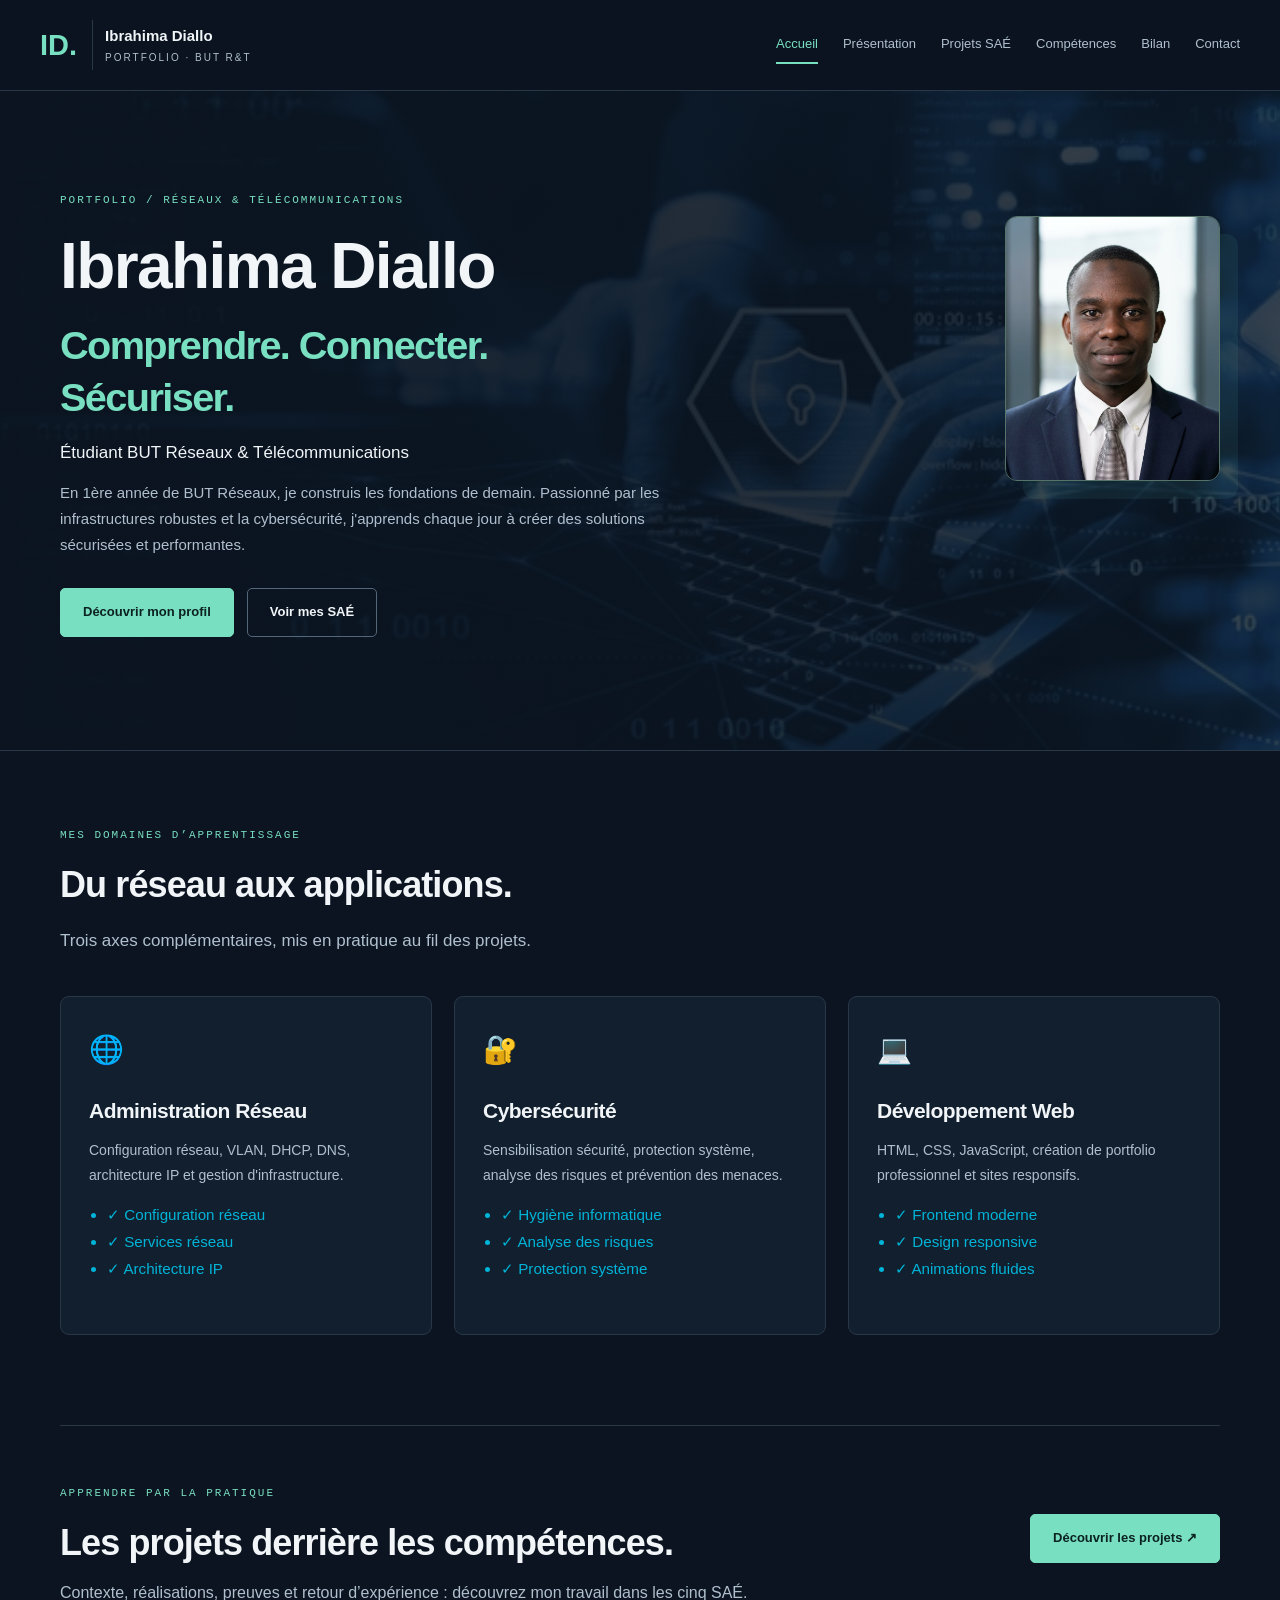
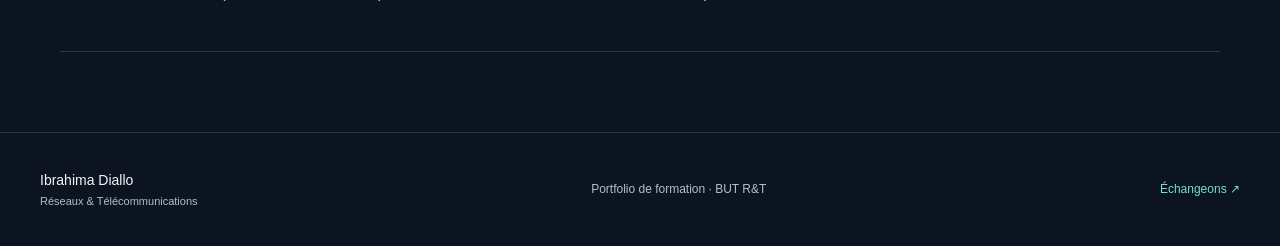
<file: index.html>
<!DOCTYPE html>
<html lang="fr">
<head>
<meta charset="UTF-8">
<meta name="viewport" content="width=device-width, initial-scale=1.0">
<title>Portfolio Cybersecurity | Ibrahima Diallo</title>
<link rel="stylesheet" href="style.css">
<meta name="description" content="Portfolio d’Ibrahima Diallo : projets de BUT Réseaux et Télécommunications, compétences, réalisations et bilan de progression.">
</head>
<body>
<a class="skip-link" href="#contenu">Aller au contenu</a>
<header><nav class="navbar" aria-label="Navigation principale"><a class="logo" href="index.html"><span class="monogram">ID.</span><span>Ibrahima Diallo<small>Portfolio · BUT R&T</small></span></a><button class="menu-toggle" type="button" aria-expanded="false" aria-controls="navigation">Menu <span aria-hidden="true">☰</span></button><ul id="navigation"><li><a href="index.html" aria-current="page">Accueil</a></li><li><a href="presentation.html">Présentation</a></li><li><a href="sae.html">Projets SAÉ</a></li><li><a href="competences.html">Compétences</a></li><li><a href="bilan.html">Bilan</a></li><li><a href="contact.html">Contact</a></li></ul></nav></header>
<main id="contenu">
<section class="hero">
<div class="overlay"></div>
<div class="hero-content">
<img src="IBR.png" alt="Photo Ibrahima" class="profile" width="180" height="180">
<p class="eyebrow">PORTFOLIO / RÉSEAUX & TÉLÉCOMMUNICATIONS</p><h1>Ibrahima Diallo<span>Comprendre. Connecter.<br>Sécuriser.</span></h1>
<h2>Étudiant BUT Réseaux & Télécommunications</h2>
<p>
 En 1ère année de BUT Réseaux, je construis les fondations de demain.
 Passionné par les infrastructures robustes et la cybersécurité,
 j'apprends chaque jour à créer des solutions sécurisées et performantes.
</p>
<div class="hero-buttons">
<a href="presentation.html" class="btn">Découvrir mon profil</a>
<a href="sae.html" class="btn secondary">Voir mes SAÉ</a>
</div>
</div>
</section>
<section class="focus-section"><div class="section-header"><p class="eyebrow">MES DOMAINES D’APPRENTISSAGE</p><h2>Du réseau aux applications.</h2><p>Trois axes complémentaires, mis en pratique au fil des projets.</p></div><div class="cards-section">
<div class="card">
<div class="card-icon">🌐</div>
<h3>Administration Réseau</h3>
<p>
Configuration réseau, VLAN, DHCP, DNS,
architecture IP et gestion d'infrastructure.
</p>
<ul style="margin-top: 15px; color: #00b4d8; font-size: 0.95rem;">
<li>✓ Configuration réseau</li>
<li>✓ Services réseau</li>
<li>✓ Architecture IP</li>
</ul>
</div>
<div class="card">
<div class="card-icon">🔐</div>
<h3>Cybersécurité</h3>
<p>
Sensibilisation sécurité, protection système,
analyse des risques et prévention des menaces.
</p>
<ul style="margin-top: 15px; color: #00b4d8; font-size: 0.95rem;">
<li>✓ Hygiène informatique</li>
<li>✓ Analyse des risques</li>
<li>✓ Protection système</li>
</ul>
</div>
<div class="card">
<div class="card-icon">💻</div>
<h3>Développement Web</h3>
<p>
HTML, CSS, JavaScript,
création de portfolio professionnel et sites responsifs.
</p>
<ul style="margin-top: 15px; color: #00b4d8; font-size: 0.95rem;">
<li>✓ Frontend moderne</li>
<li>✓ Design responsive</li>
<li>✓ Animations fluides</li>
</ul>
</div>
</div></section>

<script src="script.js"></script>
<section class="next-step"><div><p class="eyebrow">APPRENDRE PAR LA PRATIQUE</p><h2>Les projets derrière les compétences.</h2><p>Contexte, réalisations, preuves et retour d’expérience : découvrez mon travail dans les cinq SAÉ.</p></div><a class="btn" href="sae.html">Découvrir les projets ↗</a></section></main>
<footer><a href="index.html" class="footer-name">Ibrahima Diallo<span>Réseaux & Télécommunications</span></a><p>Portfolio de formation · BUT R&T</p><a href="contact.html">Échangeons ↗</a></footer>
</body>
</html>
</file>
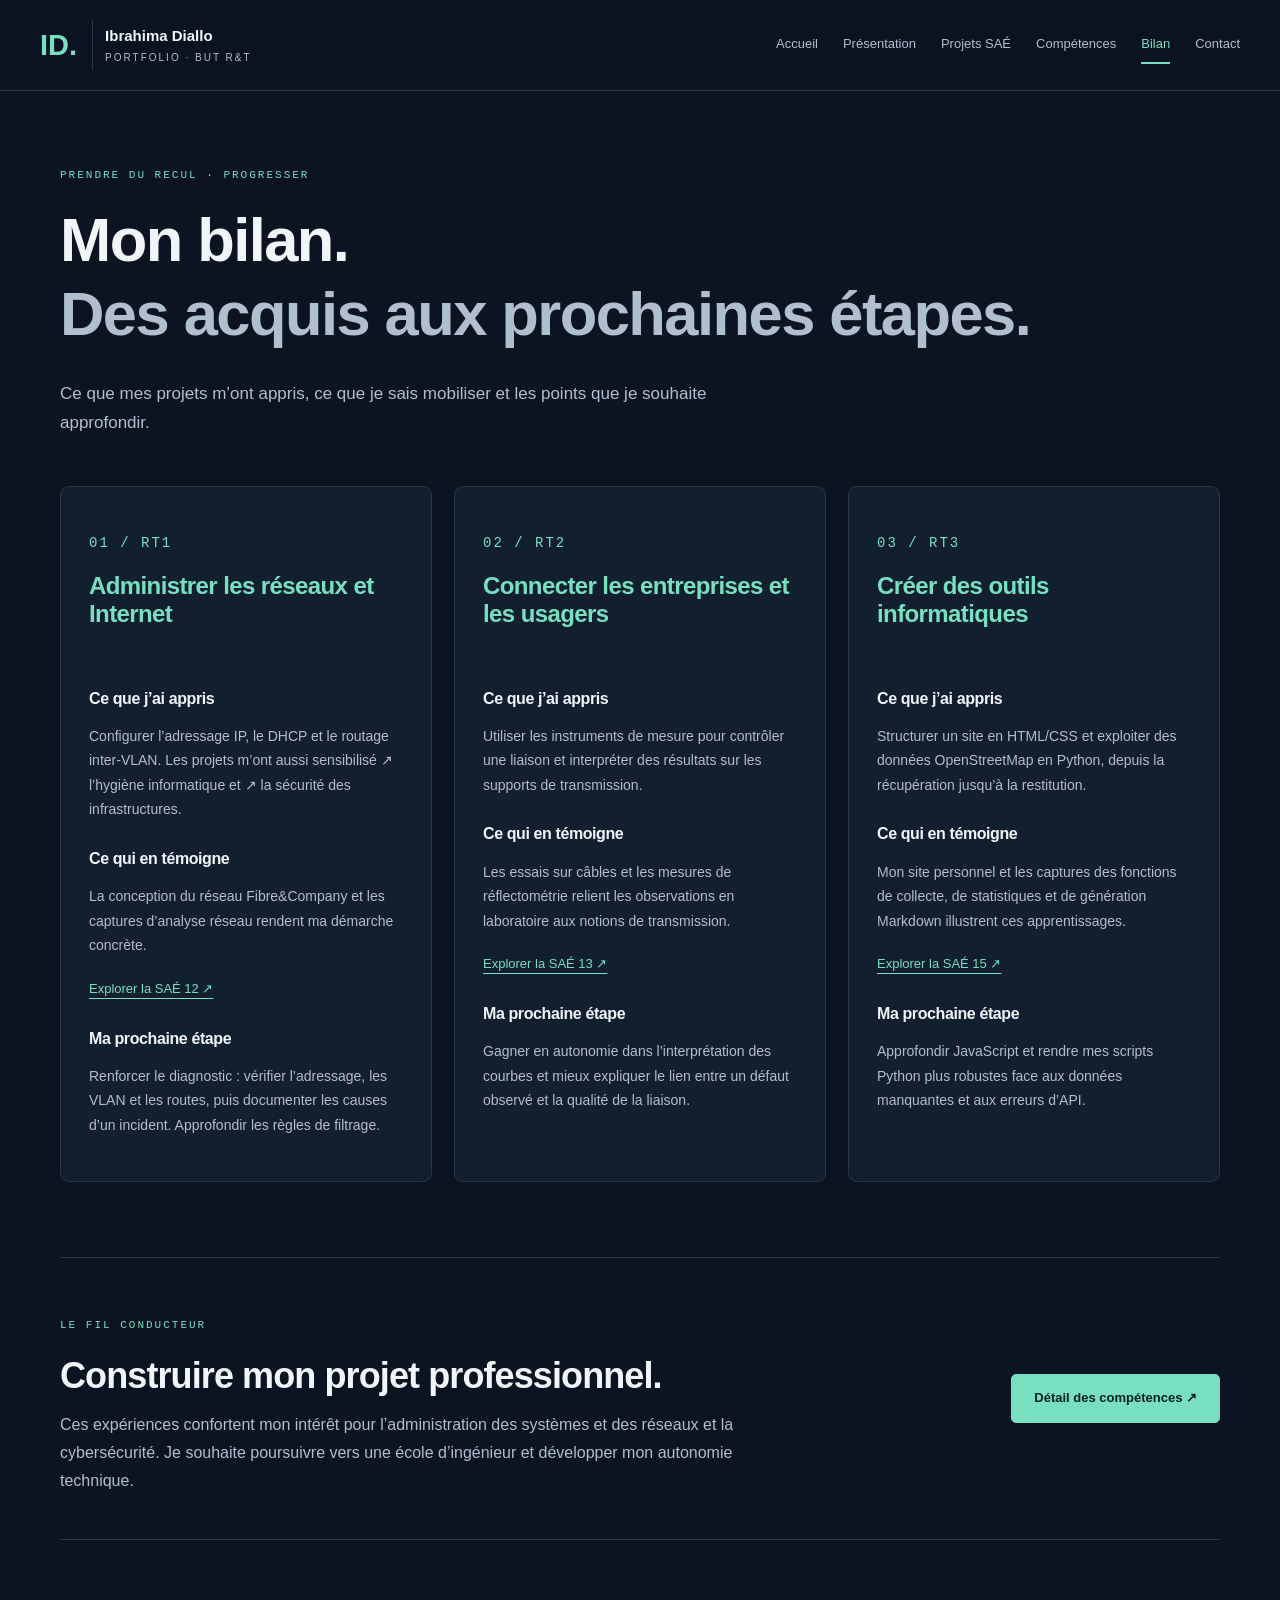
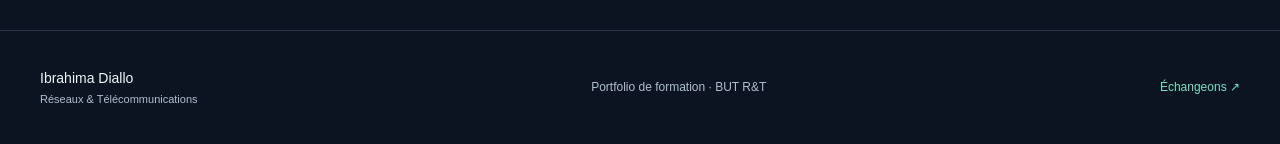
<file: bilan.html>
<!DOCTYPE html>
<html lang="fr">
<head>
<meta charset="UTF-8">
<meta name="viewport" content="width=device-width, initial-scale=1.0">
<title>Bilan de compétences</title>
<link rel="stylesheet" href="style.css">
<meta name="description" content="Portfolio d’Ibrahima Diallo : projets de BUT Réseaux et Télécommunications, compétences, réalisations et bilan de progression.">
</head>
<body>
<a class="skip-link" href="#contenu">Aller au contenu</a>
<header><nav class="navbar" aria-label="Navigation principale"><a class="logo" href="index.html"><span class="monogram">ID.</span><span>Ibrahima Diallo<small>Portfolio · BUT R&T</small></span></a><button class="menu-toggle" type="button" aria-expanded="false" aria-controls="navigation">Menu <span aria-hidden="true">☰</span></button><ul id="navigation"><li><a href="index.html">Accueil</a></li><li><a href="presentation.html">Présentation</a></li><li><a href="sae.html">Projets SAÉ</a></li><li><a href="competences.html">Compétences</a></li><li><a href="bilan.html" aria-current="page">Bilan</a></li><li><a href="contact.html">Contact</a></li></ul></nav></header>
<main id="contenu">
<section class="page"><p class="eyebrow">PRENDRE DU RECUL · PROGRESSER</p><h1>Mon bilan.<br><span>Des acquis aux prochaines étapes.</span></h1><p class="page-intro">Ce que mes projets m’ont appris, ce que je sais mobiliser et les points que je souhaite approfondir.</p><div class="bilan-grid">
<article class="glass-card"><p class="eyebrow">01 / RT1</p><h2>Administrer les réseaux et Internet</h2><h3>Ce que j’ai appris</h3><p>Configurer l’adressage IP, le DHCP et le routage inter-VLAN. Les projets m’ont aussi sensibilisé ↗ l’hygiène informatique et ↗ la sécurité des infrastructures.</p><h3>Ce qui en témoigne</h3><p>La conception du réseau Fibre&Company et les captures d’analyse réseau rendent ma démarche concrète.</p><a class="text-link" href="sae12.html">Explorer la SAÉ 12 ↗</a><h3>Ma prochaine étape</h3><p>Renforcer le diagnostic : vérifier l’adressage, les VLAN et les routes, puis documenter les causes d’un incident. Approfondir les règles de filtrage.</p></article>
<article class="glass-card"><p class="eyebrow">02 / RT2</p><h2>Connecter les entreprises et les usagers</h2><h3>Ce que j’ai appris</h3><p>Utiliser les instruments de mesure pour contrôler une liaison et interpréter des résultats sur les supports de transmission.</p><h3>Ce qui en témoigne</h3><p>Les essais sur câbles et les mesures de réflectométrie relient les observations en laboratoire aux notions de transmission.</p><a class="text-link" href="sae13.html">Explorer la SAÉ 13 ↗</a><h3>Ma prochaine étape</h3><p>Gagner en autonomie dans l’interprétation des courbes et mieux expliquer le lien entre un défaut observé et la qualité de la liaison.</p></article>
<article class="glass-card"><p class="eyebrow">03 / RT3</p><h2>Créer des outils informatiques</h2><h3>Ce que j’ai appris</h3><p>Structurer un site en HTML/CSS et exploiter des données OpenStreetMap en Python, depuis la récupération jusqu’à la restitution.</p><h3>Ce qui en témoigne</h3><p>Mon site personnel et les captures des fonctions de collecte, de statistiques et de génération Markdown illustrent ces apprentissages.</p><a class="text-link" href="sae15.html">Explorer la SAÉ 15 ↗</a><h3>Ma prochaine étape</h3><p>Approfondir JavaScript et rendre mes scripts Python plus robustes face aux données manquantes et aux erreurs d’API.</p></article></div><aside class="next-step"><div><p class="eyebrow">LE FIL CONDUCTEUR</p><h2>Construire mon projet professionnel.</h2><p>Ces expériences confortent mon intérêt pour l’administration des systèmes et des réseaux et la cybersécurité. Je souhaite poursuivre vers une école d’ingénieur et développer mon autonomie technique.</p></div><a class="btn" href="competences.html">Détail des compétences ↗</a></aside></section>
<script src="script.js"></script>
</main>
<footer><a href="index.html" class="footer-name">Ibrahima Diallo<span>Réseaux & Télécommunications</span></a><p>Portfolio de formation · BUT R&T</p><a href="contact.html">Échangeons ↗</a></footer>
</body>
</html>
</file>
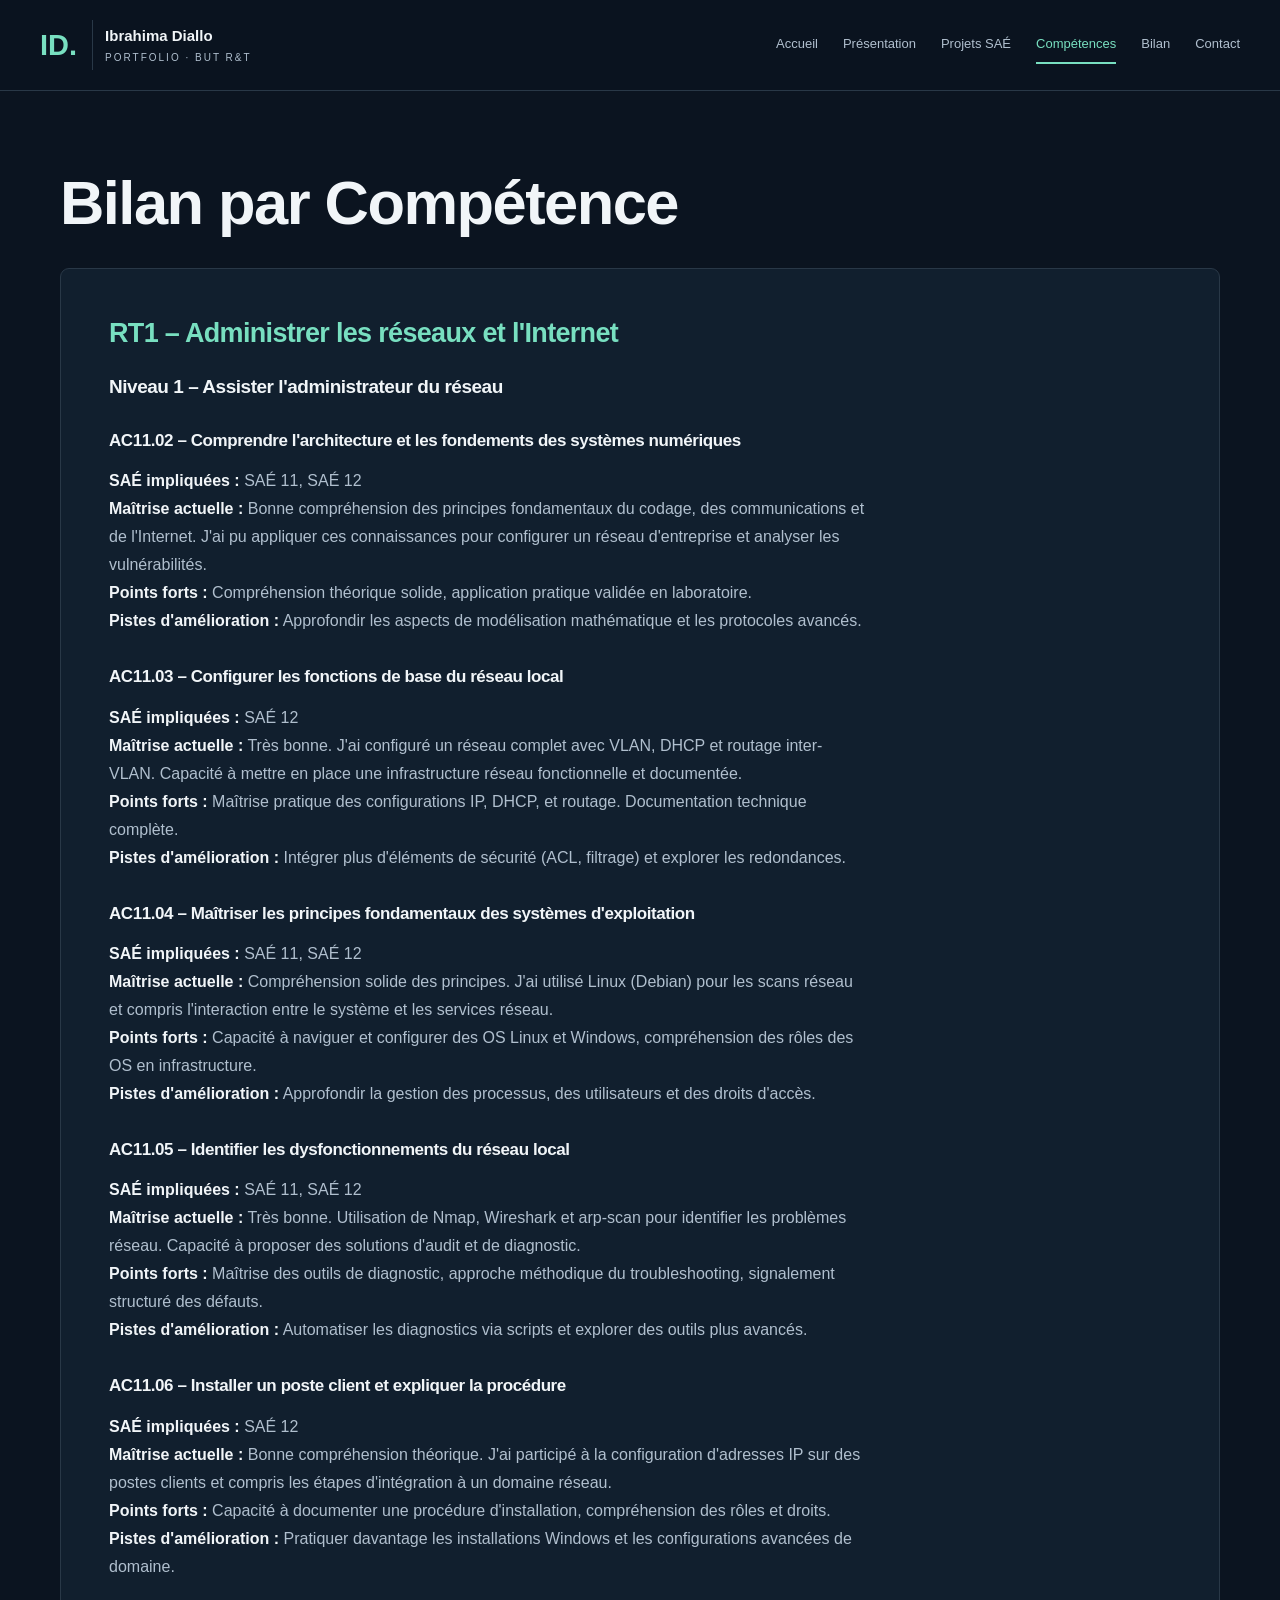
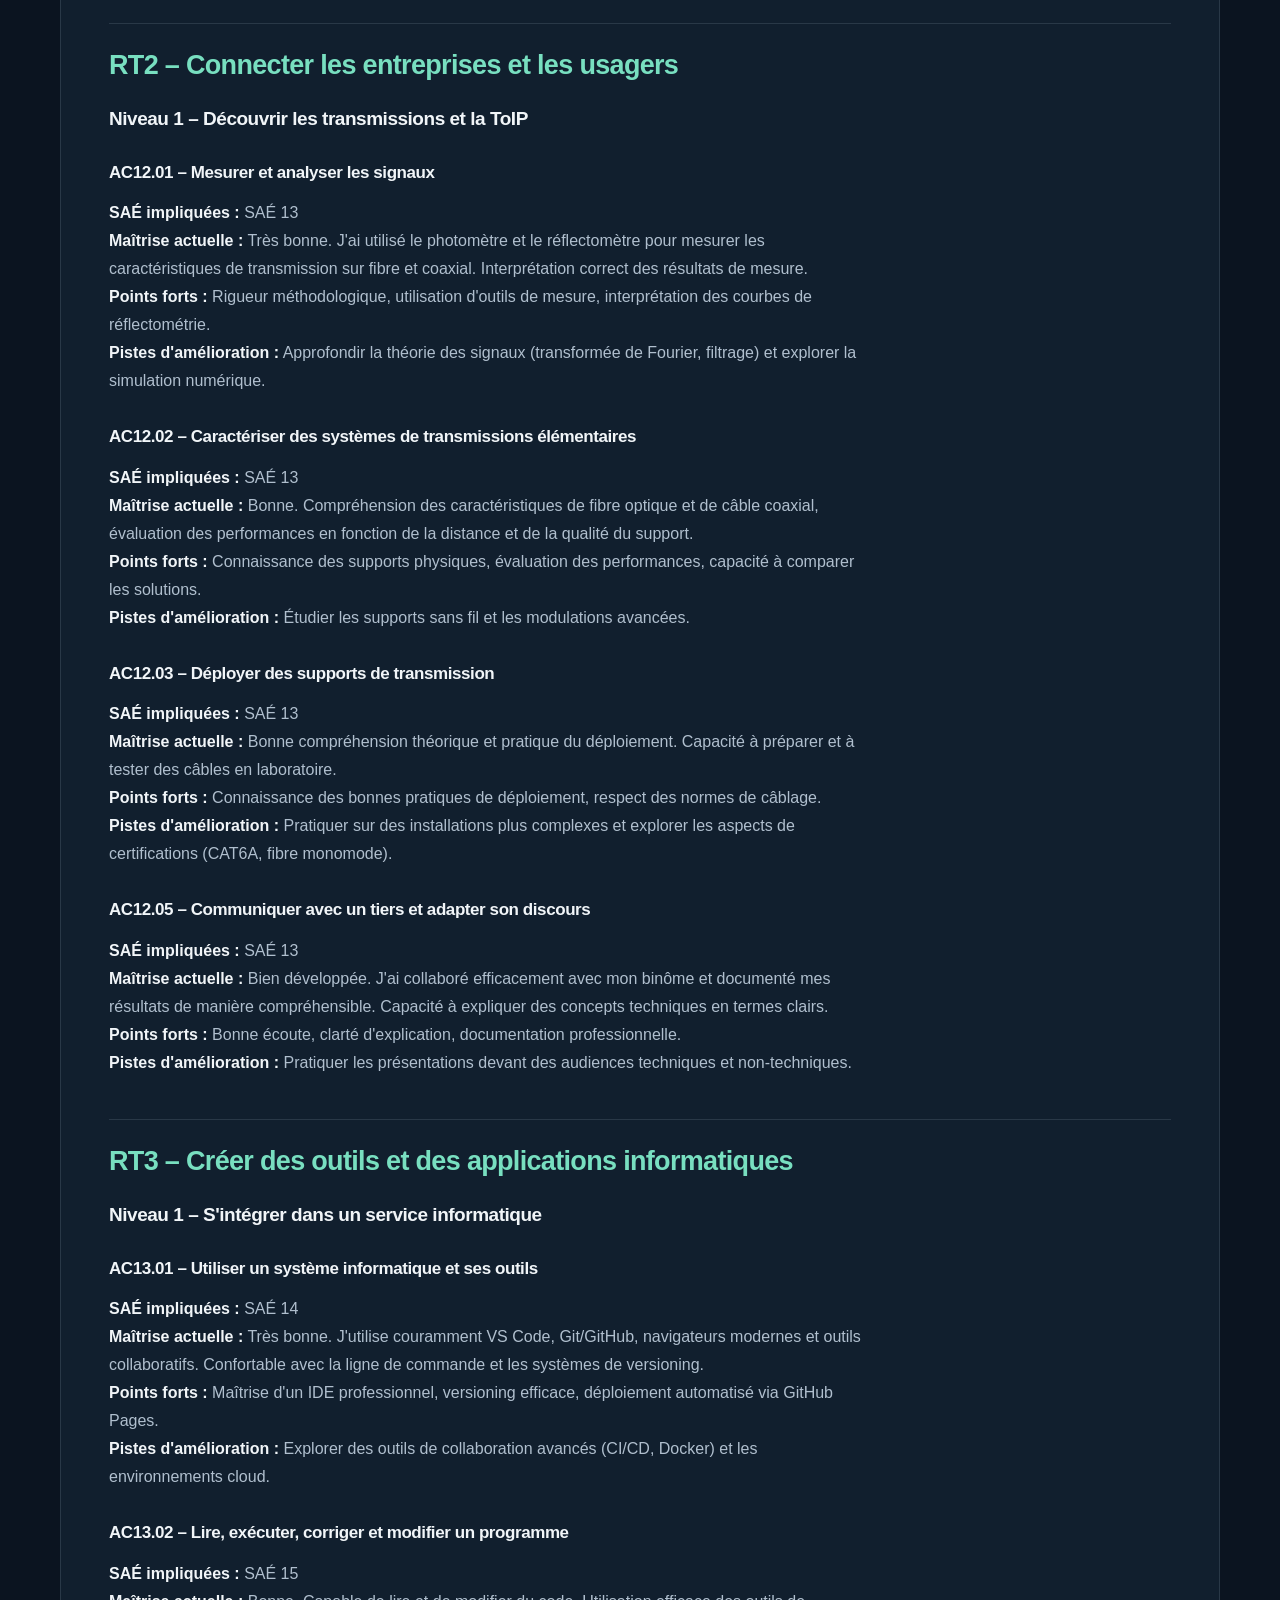
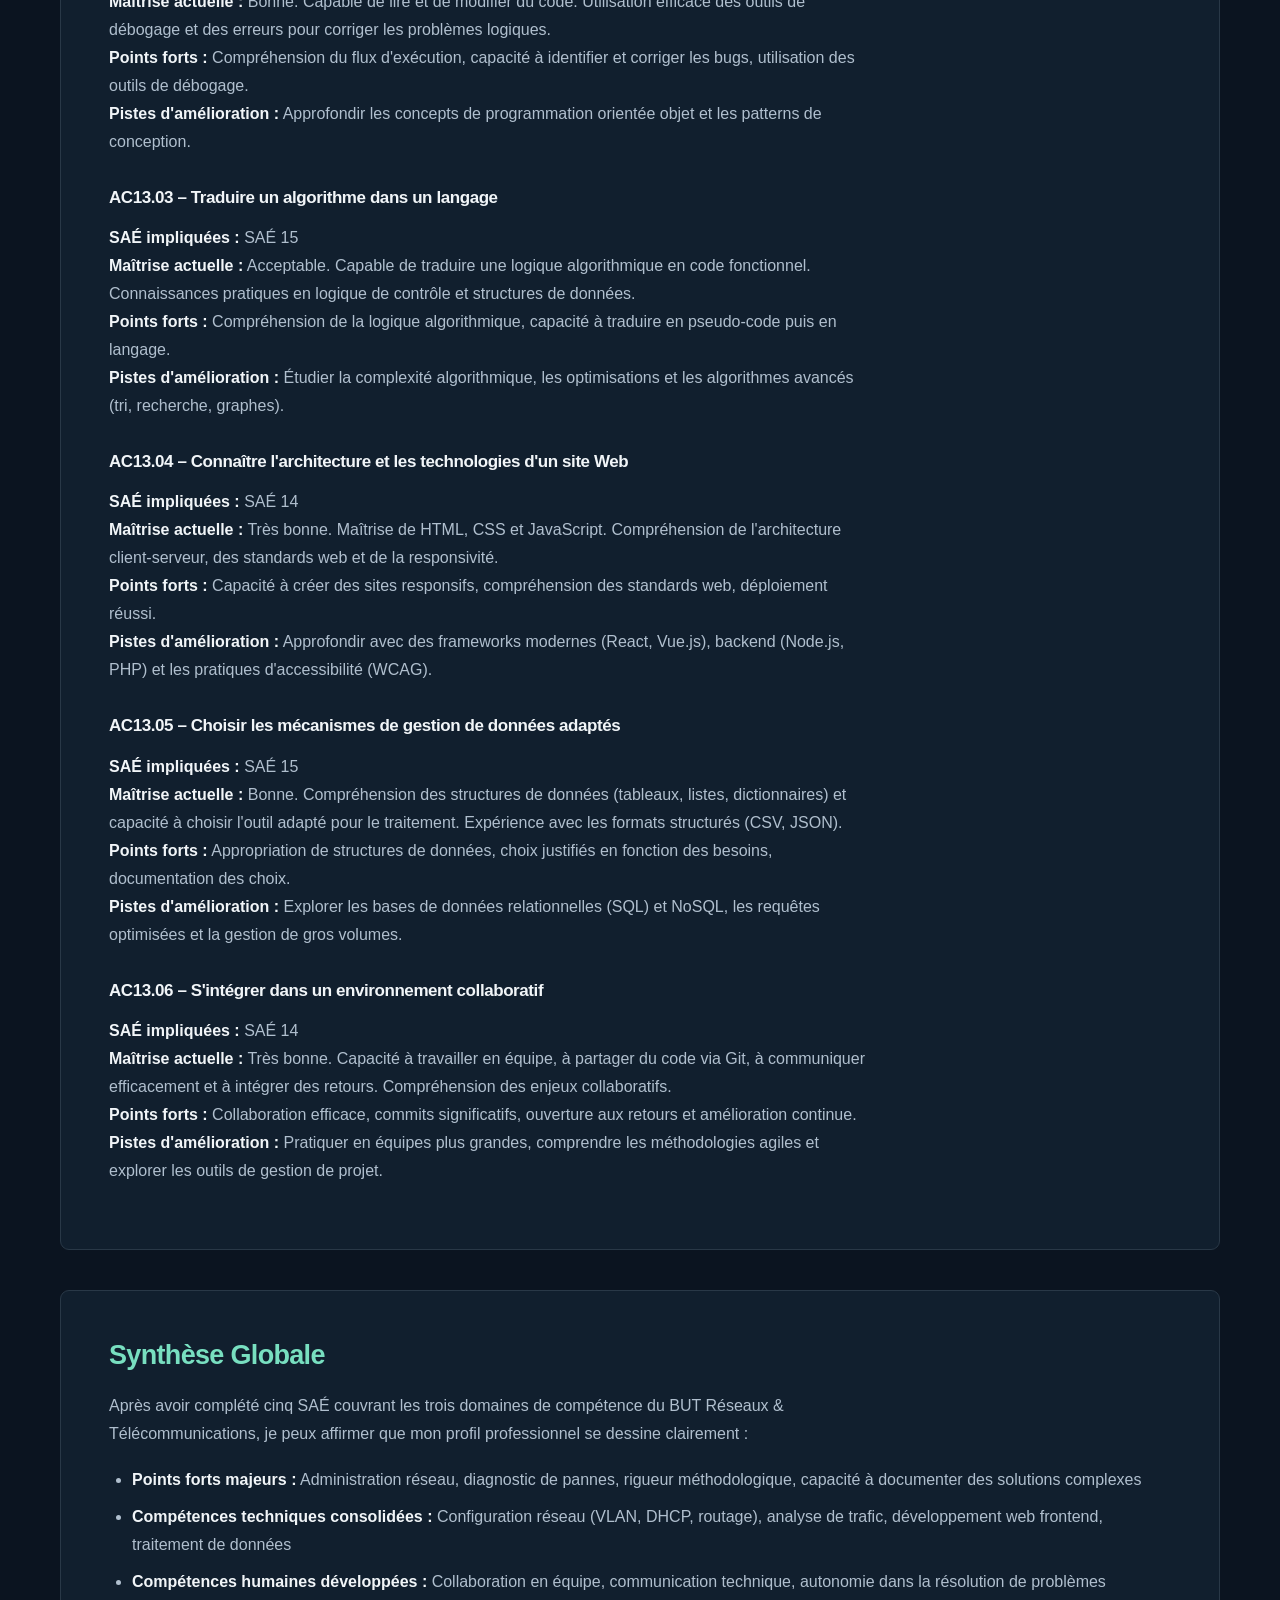
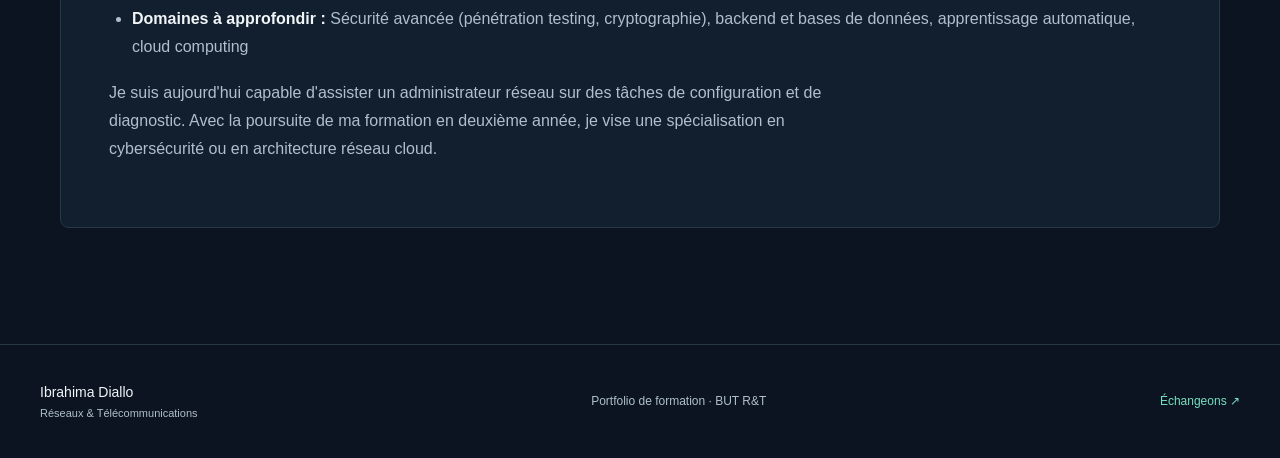
<file: competences.html>
<!DOCTYPE html>
<html lang="fr">
<head>
    <meta charset="UTF-8">
    <meta name="viewport" content="width=device-width, initial-scale=1.0">
    <title>Bilan des Compétences | Portfolio Ibrahima Diallo</title>
    <link rel="stylesheet" href="style.css">
<meta name="description" content="Portfolio d’Ibrahima Diallo : projets de BUT Réseaux et Télécommunications, compétences, réalisations et bilan de progression.">
</head>
<body>
<a class="skip-link" href="#contenu">Aller au contenu</a>
    <header><nav class="navbar" aria-label="Navigation principale"><a class="logo" href="index.html"><span class="monogram">ID.</span><span>Ibrahima Diallo<small>Portfolio · BUT R&T</small></span></a><button class="menu-toggle" type="button" aria-expanded="false" aria-controls="navigation">Menu <span aria-hidden="true">☰</span></button><ul id="navigation"><li><a href="index.html">Accueil</a></li><li><a href="presentation.html">Présentation</a></li><li><a href="sae.html">Projets SAÉ</a></li><li><a href="competences.html" aria-current="page">Compétences</a></li><li><a href="bilan.html">Bilan</a></li><li><a href="contact.html">Contact</a></li></ul></nav></header>
<main id="contenu">

    <section class="page">
        <h1>Bilan par Compétence</h1>
        <div class="glass-card">
            <h2>RT1 – Administrer les réseaux et l'Internet</h2>
            <h3>Niveau 1 – Assister l'administrateur du réseau</h3>

            <h4>AC11.02 – Comprendre l'architecture et les fondements des systèmes numériques</h4>
            <p>
                <strong>SAÉ impliquées :</strong> SAÉ 11, SAÉ 12<br>
                <strong>Maîtrise actuelle :</strong> Bonne compréhension des principes fondamentaux du codage, des communications et de l'Internet. J'ai pu appliquer ces connaissances pour configurer un réseau d'entreprise et analyser les vulnérabilités.<br>
                <strong>Points forts :</strong> Compréhension théorique solide, application pratique validée en laboratoire.<br>
                <strong>Pistes d'amélioration :</strong> Approfondir les aspects de modélisation mathématique et les protocoles avancés.
            </p>

            <h4>AC11.03 – Configurer les fonctions de base du réseau local</h4>
            <p>
                <strong>SAÉ impliquées :</strong> SAÉ 12<br>
                <strong>Maîtrise actuelle :</strong> Très bonne. J'ai configuré un réseau complet avec VLAN, DHCP et routage inter-VLAN. Capacité à mettre en place une infrastructure réseau fonctionnelle et documentée.<br>
                <strong>Points forts :</strong> Maîtrise pratique des configurations IP, DHCP, et routage. Documentation technique complète.<br>
                <strong>Pistes d'amélioration :</strong> Intégrer plus d'éléments de sécurité (ACL, filtrage) et explorer les redondances.
            </p>

            <h4>AC11.04 – Maîtriser les principes fondamentaux des systèmes d'exploitation</h4>
            <p>
                <strong>SAÉ impliquées :</strong> SAÉ 11, SAÉ 12<br>
                <strong>Maîtrise actuelle :</strong> Compréhension solide des principes. J'ai utilisé Linux (Debian) pour les scans réseau et compris l'interaction entre le système et les services réseau.<br>
                <strong>Points forts :</strong> Capacité à naviguer et configurer des OS Linux et Windows, compréhension des rôles des OS en infrastructure.<br>
                <strong>Pistes d'amélioration :</strong> Approfondir la gestion des processus, des utilisateurs et des droits d'accès.
            </p>

            <h4>AC11.05 – Identifier les dysfonctionnements du réseau local</h4>
            <p>
                <strong>SAÉ impliquées :</strong> SAÉ 11, SAÉ 12<br>
                <strong>Maîtrise actuelle :</strong> Très bonne. Utilisation de Nmap, Wireshark et arp-scan pour identifier les problèmes réseau. Capacité à proposer des solutions d'audit et de diagnostic.<br>
                <strong>Points forts :</strong> Maîtrise des outils de diagnostic, approche méthodique du troubleshooting, signalement structuré des défauts.<br>
                <strong>Pistes d'amélioration :</strong> Automatiser les diagnostics via scripts et explorer des outils plus avancés.
            </p>

            <h4>AC11.06 – Installer un poste client et expliquer la procédure</h4>
            <p>
                <strong>SAÉ impliquées :</strong> SAÉ 12<br>
                <strong>Maîtrise actuelle :</strong> Bonne compréhension théorique. J'ai participé à la configuration d'adresses IP sur des postes clients et compris les étapes d'intégration à un domaine réseau.<br>
                <strong>Points forts :</strong> Capacité à documenter une procédure d'installation, compréhension des rôles et droits.<br>
                <strong>Pistes d'amélioration :</strong> Pratiquer davantage les installations Windows et les configurations avancées de domaine.
            </p>

            <h2>RT2 – Connecter les entreprises et les usagers</h2>
            <h3>Niveau 1 – Découvrir les transmissions et la ToIP</h3>

            <h4>AC12.01 – Mesurer et analyser les signaux</h4>
            <p>
                <strong>SAÉ impliquées :</strong> SAÉ 13<br>
                <strong>Maîtrise actuelle :</strong> Très bonne. J'ai utilisé le photomètre et le réflectomètre pour mesurer les caractéristiques de transmission sur fibre et coaxial. Interprétation correct des résultats de mesure.<br>
                <strong>Points forts :</strong> Rigueur méthodologique, utilisation d'outils de mesure, interprétation des courbes de réflectométrie.<br>
                <strong>Pistes d'amélioration :</strong> Approfondir la théorie des signaux (transformée de Fourier, filtrage) et explorer la simulation numérique.
            </p>

            <h4>AC12.02 – Caractériser des systèmes de transmissions élémentaires</h4>
            <p>
                <strong>SAÉ impliquées :</strong> SAÉ 13<br>
                <strong>Maîtrise actuelle :</strong> Bonne. Compréhension des caractéristiques de fibre optique et de câble coaxial, évaluation des performances en fonction de la distance et de la qualité du support.<br>
                <strong>Points forts :</strong> Connaissance des supports physiques, évaluation des performances, capacité à comparer les solutions.<br>
                <strong>Pistes d'amélioration :</strong> Étudier les supports sans fil et les modulations avancées.
            </p>

            <h4>AC12.03 – Déployer des supports de transmission</h4>
            <p>
                <strong>SAÉ impliquées :</strong> SAÉ 13<br>
                <strong>Maîtrise actuelle :</strong> Bonne compréhension théorique et pratique du déploiement. Capacité à préparer et à tester des câbles en laboratoire.<br>
                <strong>Points forts :</strong> Connaissance des bonnes pratiques de déploiement, respect des normes de câblage.<br>
                <strong>Pistes d'amélioration :</strong> Pratiquer sur des installations plus complexes et explorer les aspects de certifications (CAT6A, fibre monomode).
            </p>

            <h4>AC12.05 – Communiquer avec un tiers et adapter son discours</h4>
            <p>
                <strong>SAÉ impliquées :</strong> SAÉ 13<br>
                <strong>Maîtrise actuelle :</strong> Bien développée. J'ai collaboré efficacement avec mon binôme et documenté mes résultats de manière compréhensible. Capacité à expliquer des concepts techniques en termes clairs.<br>
                <strong>Points forts :</strong> Bonne écoute, clarté d'explication, documentation professionnelle.<br>
                <strong>Pistes d'amélioration :</strong> Pratiquer les présentations devant des audiences techniques et non-techniques.
            </p>

            <h2>RT3 – Créer des outils et des applications informatiques</h2>
            <h3>Niveau 1 – S'intégrer dans un service informatique</h3>

            <h4>AC13.01 – Utiliser un système informatique et ses outils</h4>
            <p>
                <strong>SAÉ impliquées :</strong> SAÉ 14<br>
                <strong>Maîtrise actuelle :</strong> Très bonne. J'utilise couramment VS Code, Git/GitHub, navigateurs modernes et outils collaboratifs. Confortable avec la ligne de commande et les systèmes de versioning.<br>
                <strong>Points forts :</strong> Maîtrise d'un IDE professionnel, versioning efficace, déploiement automatisé via GitHub Pages.<br>
                <strong>Pistes d'amélioration :</strong> Explorer des outils de collaboration avancés (CI/CD, Docker) et les environnements cloud.
            </p>

            <h4>AC13.02 – Lire, exécuter, corriger et modifier un programme</h4>
            <p>
                <strong>SAÉ impliquées :</strong> SAÉ 15<br>
                <strong>Maîtrise actuelle :</strong> Bonne. Capable de lire et de modifier du code. Utilisation efficace des outils de débogage et des erreurs pour corriger les problèmes logiques.<br>
                <strong>Points forts :</strong> Compréhension du flux d'exécution, capacité à identifier et corriger les bugs, utilisation des outils de débogage.<br>
                <strong>Pistes d'amélioration :</strong> Approfondir les concepts de programmation orientée objet et les patterns de conception.
            </p>

            <h4>AC13.03 – Traduire un algorithme dans un langage</h4>
            <p>
                <strong>SAÉ impliquées :</strong> SAÉ 15<br>
                <strong>Maîtrise actuelle :</strong> Acceptable. Capable de traduire une logique algorithmique en code fonctionnel. Connaissances pratiques en logique de contrôle et structures de données.<br>
                <strong>Points forts :</strong> Compréhension de la logique algorithmique, capacité à traduire en pseudo-code puis en langage.<br>
                <strong>Pistes d'amélioration :</strong> Étudier la complexité algorithmique, les optimisations et les algorithmes avancés (tri, recherche, graphes).
            </p>

            <h4>AC13.04 – Connaître l'architecture et les technologies d'un site Web</h4>
            <p>
                <strong>SAÉ impliquées :</strong> SAÉ 14<br>
                <strong>Maîtrise actuelle :</strong> Très bonne. Maîtrise de HTML, CSS et JavaScript. Compréhension de l'architecture client-serveur, des standards web et de la responsivité.<br>
                <strong>Points forts :</strong> Capacité à créer des sites responsifs, compréhension des standards web, déploiement réussi.<br>
                <strong>Pistes d'amélioration :</strong> Approfondir avec des frameworks modernes (React, Vue.js), backend (Node.js, PHP) et les pratiques d'accessibilité (WCAG).
            </p>

            <h4>AC13.05 – Choisir les mécanismes de gestion de données adaptés</h4>
            <p>
                <strong>SAÉ impliquées :</strong> SAÉ 15<br>
                <strong>Maîtrise actuelle :</strong> Bonne. Compréhension des structures de données (tableaux, listes, dictionnaires) et capacité à choisir l'outil adapté pour le traitement. Expérience avec les formats structurés (CSV, JSON).<br>
                <strong>Points forts :</strong> Appropriation de structures de données, choix justifiés en fonction des besoins, documentation des choix.<br>
                <strong>Pistes d'amélioration :</strong> Explorer les bases de données relationnelles (SQL) et NoSQL, les requêtes optimisées et la gestion de gros volumes.
            </p>

            <h4>AC13.06 – S'intégrer dans un environnement collaboratif</h4>
            <p>
                <strong>SAÉ impliquées :</strong> SAÉ 14<br>
                <strong>Maîtrise actuelle :</strong> Très bonne. Capacité à travailler en équipe, à partager du code via Git, à communiquer efficacement et à intégrer des retours. Compréhension des enjeux collaboratifs.<br>
                <strong>Points forts :</strong> Collaboration efficace, commits significatifs, ouverture aux retours et amélioration continue.<br>
                <strong>Pistes d'amélioration :</strong> Pratiquer en équipes plus grandes, comprendre les méthodologies agiles et explorer les outils de gestion de projet.
            </p>
        </div>

        <div class="glass-card" style="margin-top: 40px;">
            <h2>Synthèse Globale</h2>
            <p>
                Après avoir complété cinq SAÉ couvrant les trois domaines de compétence du BUT Réseaux & Télécommunications, je peux affirmer que mon profil professionnel se dessine clairement :
            </p>
            <ul>
                <li><strong>Points forts majeurs :</strong> Administration réseau, diagnostic de pannes, rigueur méthodologique, capacité à documenter des solutions complexes</li>
                <li><strong>Compétences techniques consolidées :</strong> Configuration réseau (VLAN, DHCP, routage), analyse de trafic, développement web frontend, traitement de données</li>
                <li><strong>Compétences humaines développées :</strong> Collaboration en équipe, communication technique, autonomie dans la résolution de problèmes</li>
                <li><strong>Domaines à approfondir :</strong> Sécurité avancée (pénétration testing, cryptographie), backend et bases de données, apprentissage automatique, cloud computing</li>
            </ul>
            <p>
                Je suis aujourd'hui capable d'assister un administrateur réseau sur des tâches de configuration et de diagnostic. Avec la poursuite de ma formation en deuxième année, je vise une spécialisation en cybersécurité ou en architecture réseau cloud.
            </p>
        </div>
    </section>


    <script src="script.js"></script>
</main>
<footer><a href="index.html" class="footer-name">Ibrahima Diallo<span>Réseaux & Télécommunications</span></a><p>Portfolio de formation · BUT R&T</p><a href="contact.html">Échangeons ↗</a></footer>
</body>
</html>
</file>
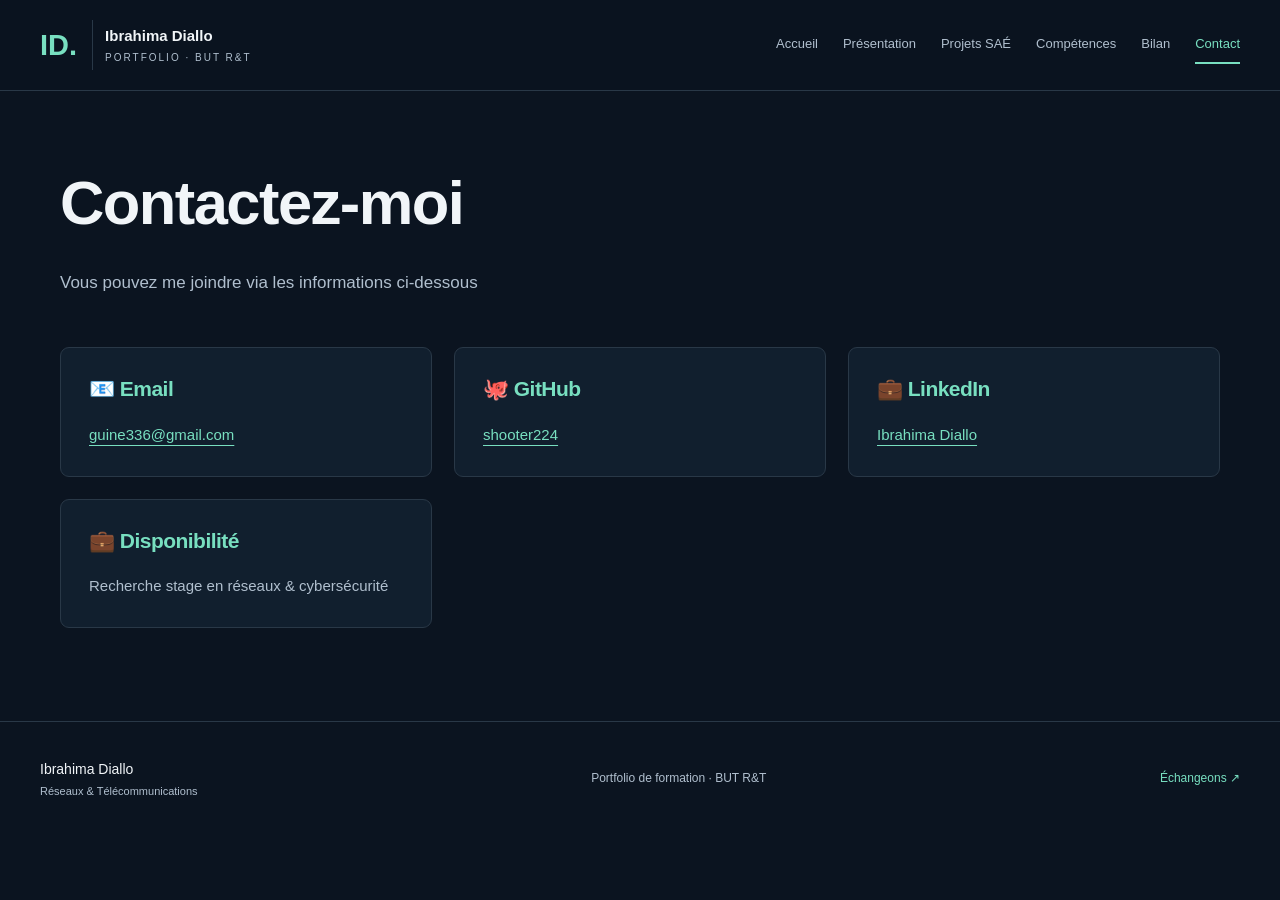
<file: contact.html>
<!DOCTYPE html>
<html lang="fr">
<head>
<meta charset="UTF-8">
<meta name="viewport" content="width=device-width, initial-scale=1.0">
<title>Contact</title>
<link rel="stylesheet" href="style.css">
<meta name="description" content="Portfolio d’Ibrahima Diallo : projets de BUT Réseaux et Télécommunications, compétences, réalisations et bilan de progression.">
</head>

<body>
<a class="skip-link" href="#contenu">Aller au contenu</a>

<header><nav class="navbar" aria-label="Navigation principale"><a class="logo" href="index.html"><span class="monogram">ID.</span><span>Ibrahima Diallo<small>Portfolio · BUT R&T</small></span></a><button class="menu-toggle" type="button" aria-expanded="false" aria-controls="navigation">Menu <span aria-hidden="true">☰</span></button><ul id="navigation"><li><a href="index.html">Accueil</a></li><li><a href="presentation.html">Présentation</a></li><li><a href="sae.html">Projets SAÉ</a></li><li><a href="competences.html">Compétences</a></li><li><a href="bilan.html">Bilan</a></li><li><a href="contact.html" aria-current="page">Contact</a></li></ul></nav></header>

<main id="contenu">
  <section class="section">
    <div class="section-header">
      <h1>Contactez-moi</h1>
      <p>Vous pouvez me joindre via les informations ci-dessous</p>
    </div>

    <div class="contact-grid">
      <div class="contact-card">
        <h3>📧 Email</h3>
        <p><a href="mailto:guine336@gmail.com">guine336@gmail.com</a></p>
      </div>
      <div class="contact-card">
        <h3>🐙 GitHub</h3>
        <p><a href="https://github.com/shooter224" target="_blank" rel="noopener noreferrer">shooter224</a></p>
      </div>
      <div class="contact-card">
        <h3>💼 LinkedIn</h3>
        <p><a href="https://www.linkedin.com/in/ibrahima-diallo-111615435/" target="_blank" rel="noopener noreferrer">Ibrahima Diallo</a></p>
      </div>
      <div class="contact-card">
        <h3>💼 Disponibilité</h3>
        <p>Recherche stage en réseaux & cybersécurité</p>
      </div>
    </div>
  </section>
</main>



<footer><a href="index.html" class="footer-name">Ibrahima Diallo<span>Réseaux & Télécommunications</span></a><p>Portfolio de formation · BUT R&T</p><a href="contact.html">Échangeons ↗</a></footer>
<script src="script.js"></script>
</body>
</html>
</file>
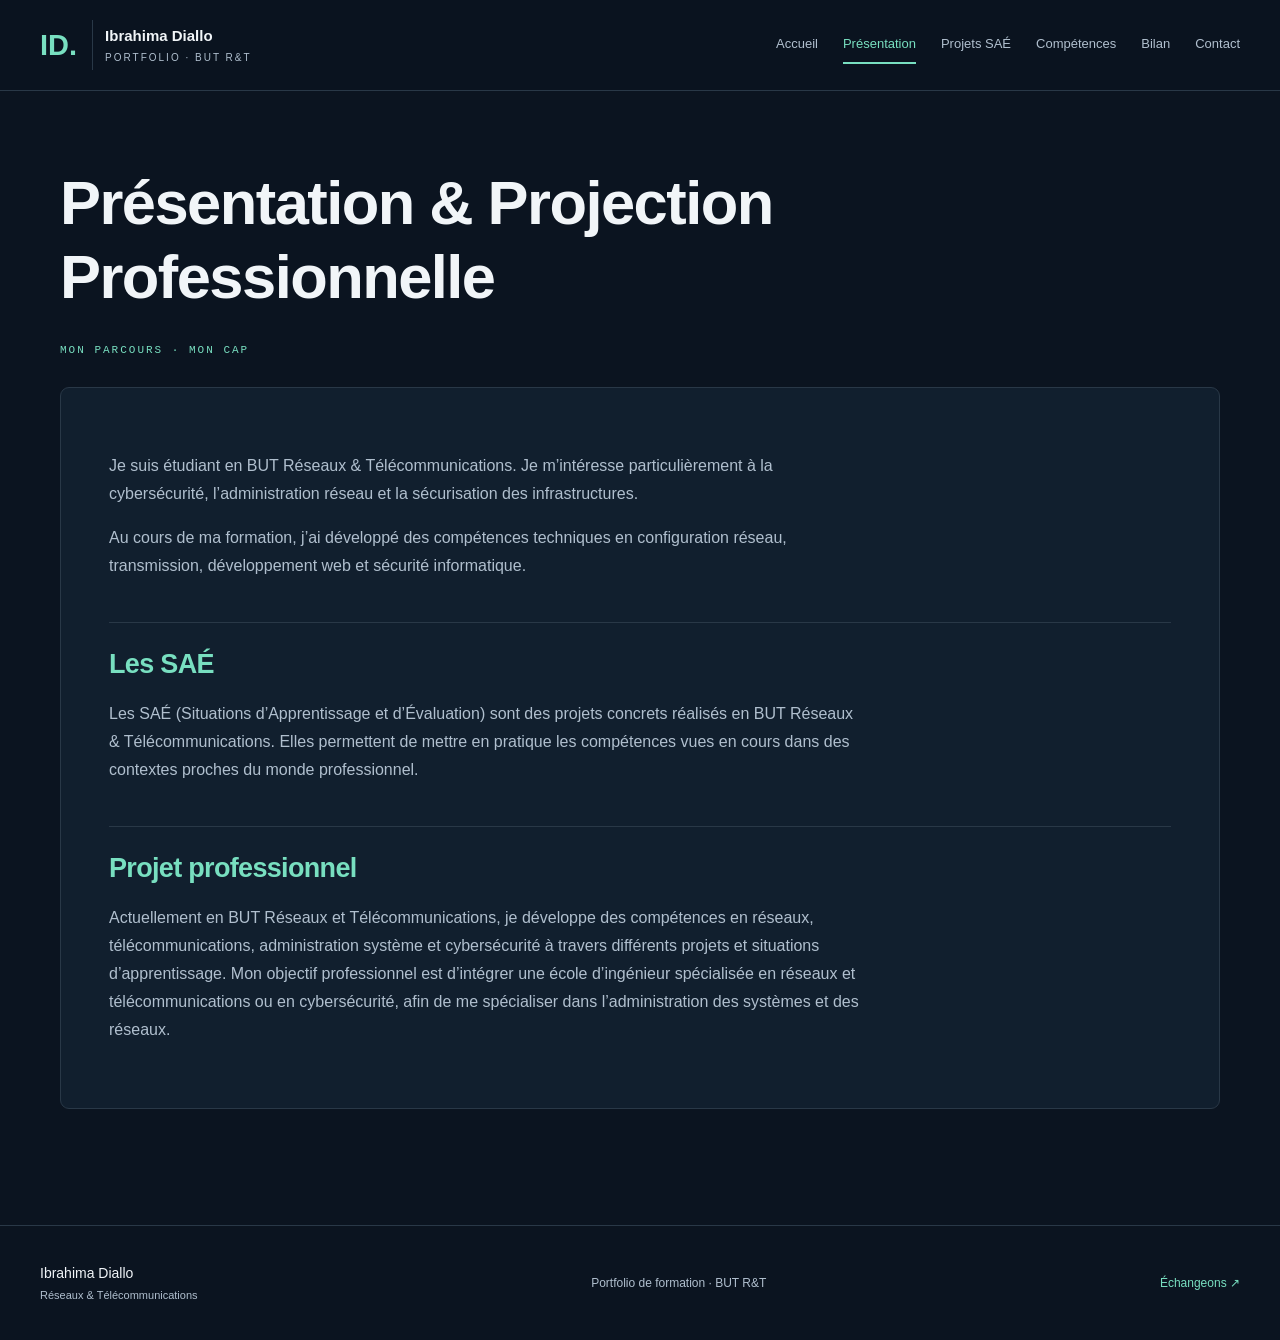
<file: presentation.html>
<!DOCTYPE html>
<html lang="fr">
<head>
<meta charset="UTF-8">
<meta name="viewport" content="width=device-width, initial-scale=1.0">
<title>Présentation Professionnelle</title>
<link rel="stylesheet" href="style.css">
<meta name="description" content="Portfolio d’Ibrahima Diallo : projets de BUT Réseaux et Télécommunications, compétences, réalisations et bilan de progression.">
</head>
<body>
<a class="skip-link" href="#contenu">Aller au contenu</a>
<header><nav class="navbar" aria-label="Navigation principale"><a class="logo" href="index.html"><span class="monogram">ID.</span><span>Ibrahima Diallo<small>Portfolio · BUT R&T</small></span></a><button class="menu-toggle" type="button" aria-expanded="false" aria-controls="navigation">Menu <span aria-hidden="true">☰</span></button><ul id="navigation"><li><a href="index.html">Accueil</a></li><li><a href="presentation.html" aria-current="page">Présentation</a></li><li><a href="sae.html">Projets SAÉ</a></li><li><a href="competences.html">Compétences</a></li><li><a href="bilan.html">Bilan</a></li><li><a href="contact.html">Contact</a></li></ul></nav></header>
<main id="contenu">
<section class="page">
<h1>Présentation & Projection Professionnelle</h1>
<p class="eyebrow">MON PARCOURS · MON CAP</p><div class="glass-card">
<p>
Je suis étudiant en BUT Réseaux & Télécommunications.
Je m’intéresse particulièrement à la cybersécurité,
l’administration réseau et la sécurisation des infrastructures.
</p>
<p>
Au cours de ma formation, j’ai développé des compétences
techniques en configuration réseau, transmission,
développement web et sécurité informatique.
</p>
<h2>Les SAÉ</h2>

<p>
Les SAÉ (Situations d’Apprentissage et d’Évaluation) sont des projets
concrets réalisés en BUT Réseaux & Télécommunications. Elles permettent de mettre en
pratique les compétences vues en cours dans des contextes proches du
monde professionnel.
</p>
<h2>Projet professionnel</h2>
<p>
Actuellement en BUT Réseaux et Télécommunications, je développe des compétences
en réseaux, télécommunications, administration système et cybersécurité à travers
différents projets et situations d’apprentissage.
Mon objectif professionnel est d’intégrer une école d’ingénieur spécialisée en
réseaux et télécommunications ou en cybersécurité, afin de me spécialiser dans
l’administration des systèmes et des réseaux.
</p>
</div>
</section>
<script src="script.js"></script>
</main>
<footer><a href="index.html" class="footer-name">Ibrahima Diallo<span>Réseaux & Télécommunications</span></a><p>Portfolio de formation · BUT R&T</p><a href="contact.html">Échangeons ↗</a></footer>
</body>
</html>
</file>
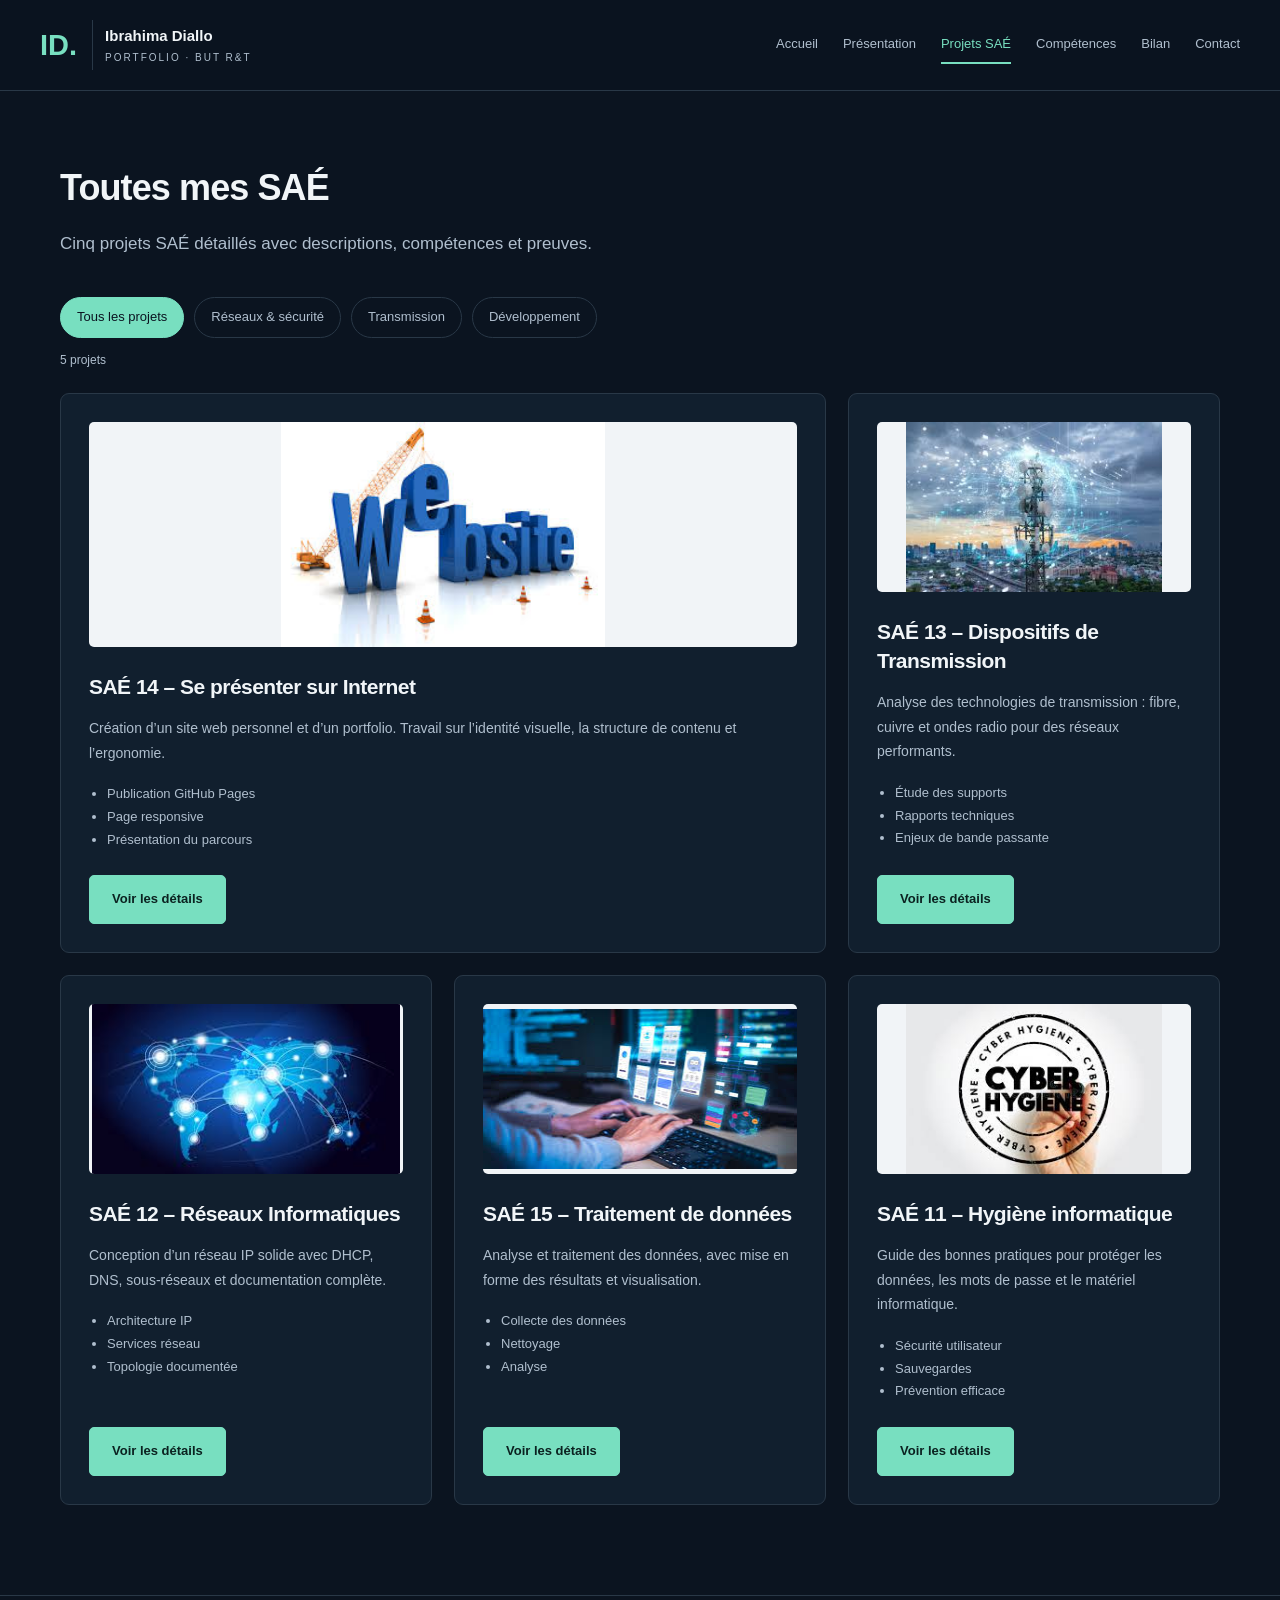
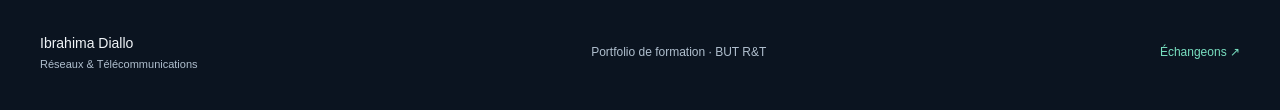
<file: sae.html>
<!DOCTYPE html>
<html lang="fr">
<head>
    <meta charset="UTF-8">
    <meta name="viewport" content="width=device-width, initial-scale=1.0">
    <title>SAÉ | Portfolio Ibrahima Diallo</title>
    <link rel="stylesheet" href="style.css">
<meta name="description" content="Portfolio d’Ibrahima Diallo : projets de BUT Réseaux et Télécommunications, compétences, réalisations et bilan de progression.">
</head>
<body>
<a class="skip-link" href="#contenu">Aller au contenu</a>
    <header><nav class="navbar" aria-label="Navigation principale"><a class="logo" href="index.html"><span class="monogram">ID.</span><span>Ibrahima Diallo<small>Portfolio · BUT R&T</small></span></a><button class="menu-toggle" type="button" aria-expanded="false" aria-controls="navigation">Menu <span aria-hidden="true">☰</span></button><ul id="navigation"><li><a href="index.html">Accueil</a></li><li><a href="presentation.html">Présentation</a></li><li><a href="sae.html" aria-current="page">Projets SAÉ</a></li><li><a href="competences.html">Compétences</a></li><li><a href="bilan.html">Bilan</a></li><li><a href="contact.html">Contact</a></li></ul></nav></header>

    <main id="contenu">
        <section class="section">
            <div class="section-header">
                <h2>Toutes mes SAÉ</h2>
                <p>Cinq projets SAÉ détaillés avec descriptions, compétences et preuves.</p>
            </div>
            <div class="project-filters" aria-label="Filtrer les projets"><button class="filter active" data-filter="all" aria-pressed="true">Tous les projets</button><button class="filter" data-filter="reseaux" aria-pressed="false">Réseaux & sécurité</button><button class="filter" data-filter="transmission" aria-pressed="false">Transmission</button><button class="filter" data-filter="developpement" aria-pressed="false">Développement</button></div><p class="filter-status" aria-live="polite">5 projets</p><div class="grid">
                <article class="card" data-category="developpement">
                    <img src="logo-site_web.jpg" alt="SAE 14" />
                    <h3>SAÉ 14 – Se présenter sur Internet</h3>
                    <p>Création d’un site web personnel et d’un portfolio. Travail sur l’identité visuelle, la structure de contenu et l’ergonomie.</p>
                    <ul>
                        <li>Publication GitHub Pages</li>
                        <li>Page responsive</li>
                        <li>Présentation du parcours</li>
                    </ul>
                    <div class="card-actions">
                        <a href="sae14.html" class="btn">Voir les détails</a>
                    </div>
                </article>
                <article class="card" data-category="transmission">
                    <img src="logo_telecom.jpg" alt="SAE 13" />
                    <h3>SAÉ 13 – Dispositifs de Transmission</h3>
                    <p>Analyse des technologies de transmission : fibre, cuivre et ondes radio pour des réseaux performants.</p>
                    <ul>
                        <li>Étude des supports</li>
                        <li>Rapports techniques</li>
                        <li>Enjeux de bande passante</li>
                    </ul>
                    <div class="card-actions">
                        <a href="sae13.html" class="btn">Voir les détails</a>
                    </div>
                </article>
                <article class="card" data-category="reseaux">
                    <img src="logo_reseaux.jpg" alt="SAE 12" />
                    <h3>SAÉ 12 – Réseaux Informatiques</h3>
                    <p>Conception d’un réseau IP solide avec DHCP, DNS, sous-réseaux et documentation complète.</p>
                    <ul>
                        <li>Architecture IP</li>
                        <li>Services réseau</li>
                        <li>Topologie documentée</li>
                    </ul>
                    <div class="card-actions">
                        <a href="sae12.html" class="btn">Voir les détails</a>
                    </div>
                </article>
                <article class="card" data-category="developpement">
                    <img src="sae_pres.jpg" alt="SAE 15" />
                    <h3>SAÉ 15 – Traitement de données</h3>
                    <p>Analyse et traitement des données, avec mise en forme des résultats et visualisation.</p>
                    <ul>
                        <li>Collecte des données</li>
                        <li>Nettoyage</li>
                        <li>Analyse</li>
                    </ul>
                    <div class="card-actions">
                        <a href="sae15.html" class="btn">Voir les détails</a>
                    </div>
                </article>
                <article class="card" data-category="reseaux">
                    <img src="logo_hygienne.jpg" alt="SAE 11" />
                    <h3>SAÉ 11 – Hygiène informatique</h3>
                    <p>Guide des bonnes pratiques pour protéger les données, les mots de passe et le matériel informatique.</p>
                    <ul>
                        <li>Sécurité utilisateur</li>
                        <li>Sauvegardes</li>
                        <li>Prévention efficace</li>
                    </ul>
                    <div class="card-actions">
                        <a href="sae11.html" class="btn">Voir les détails</a>
                    </div>
                </article>
            </div>
        </section>
    </main>


    <script src="script.js"></script>
<footer><a href="index.html" class="footer-name">Ibrahima Diallo<span>Réseaux & Télécommunications</span></a><p>Portfolio de formation · BUT R&T</p><a href="contact.html">Échangeons ↗</a></footer>
</body>
</html>
</file>
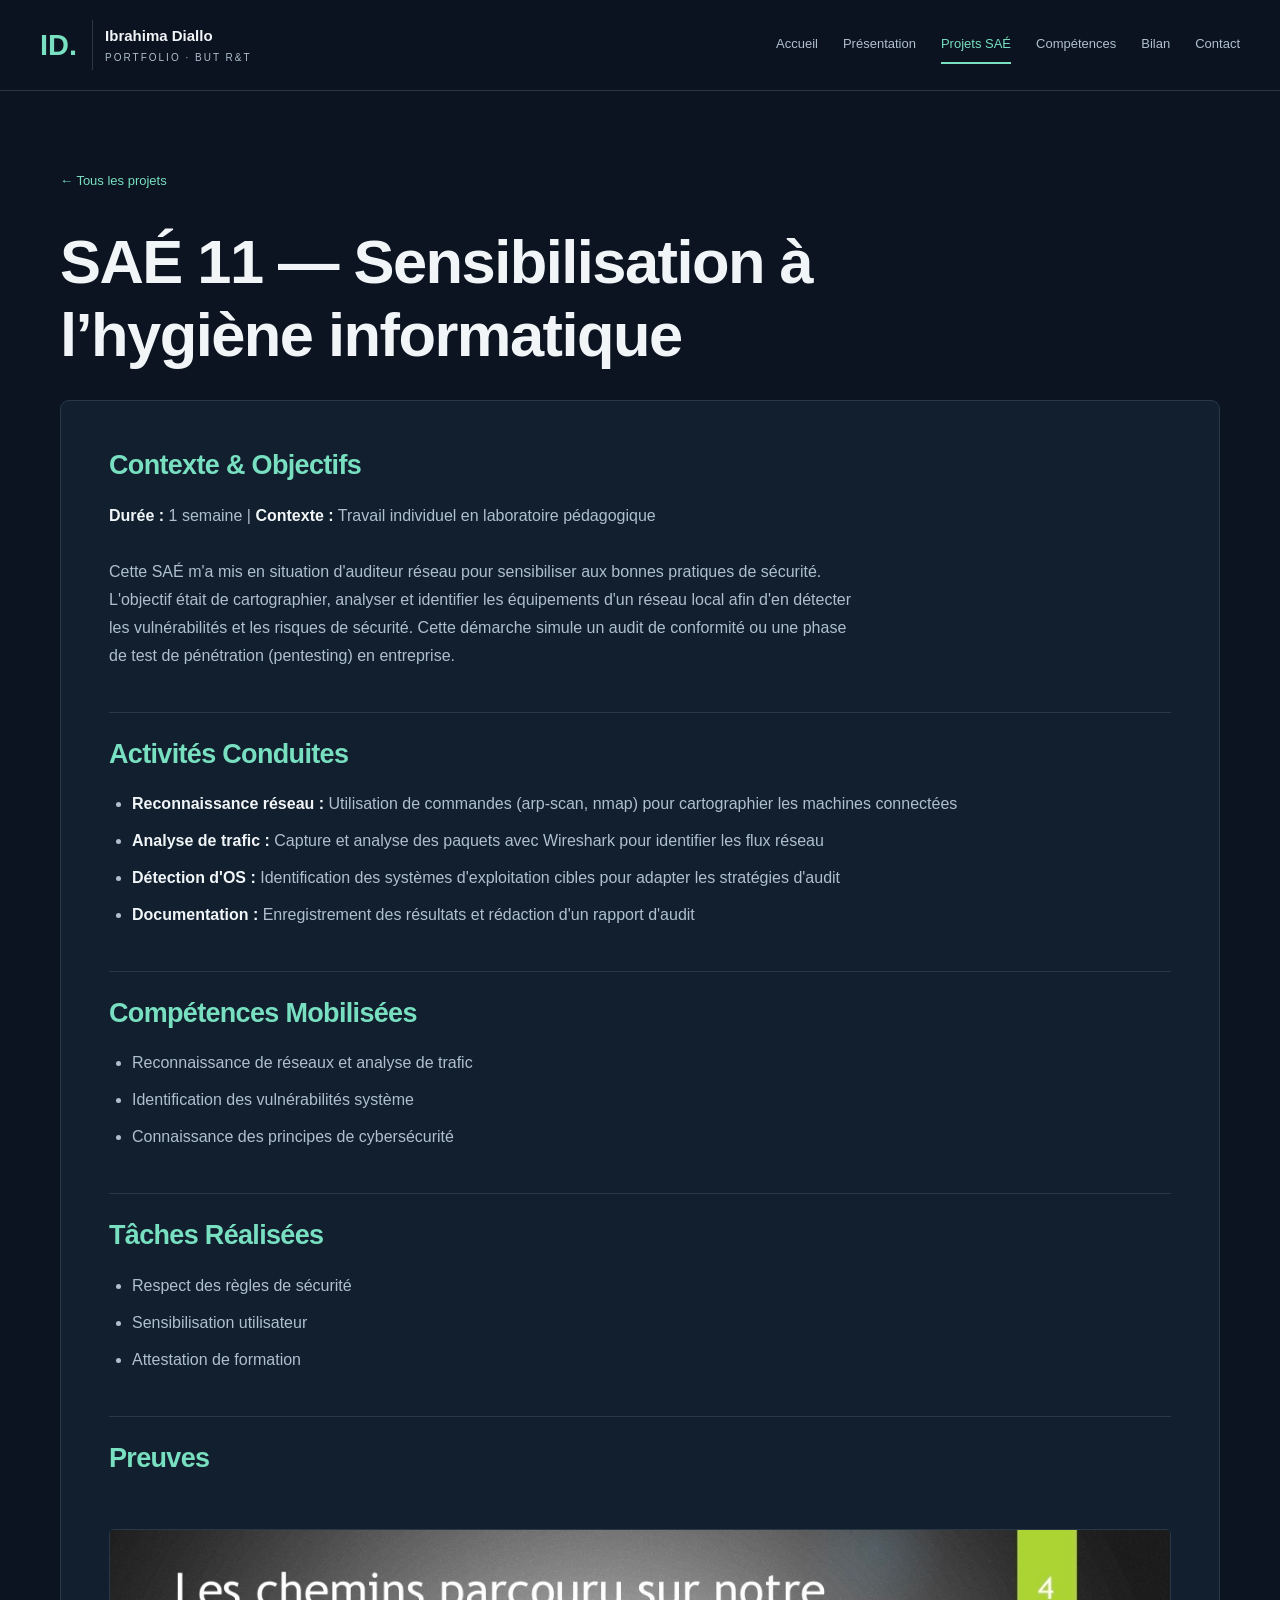
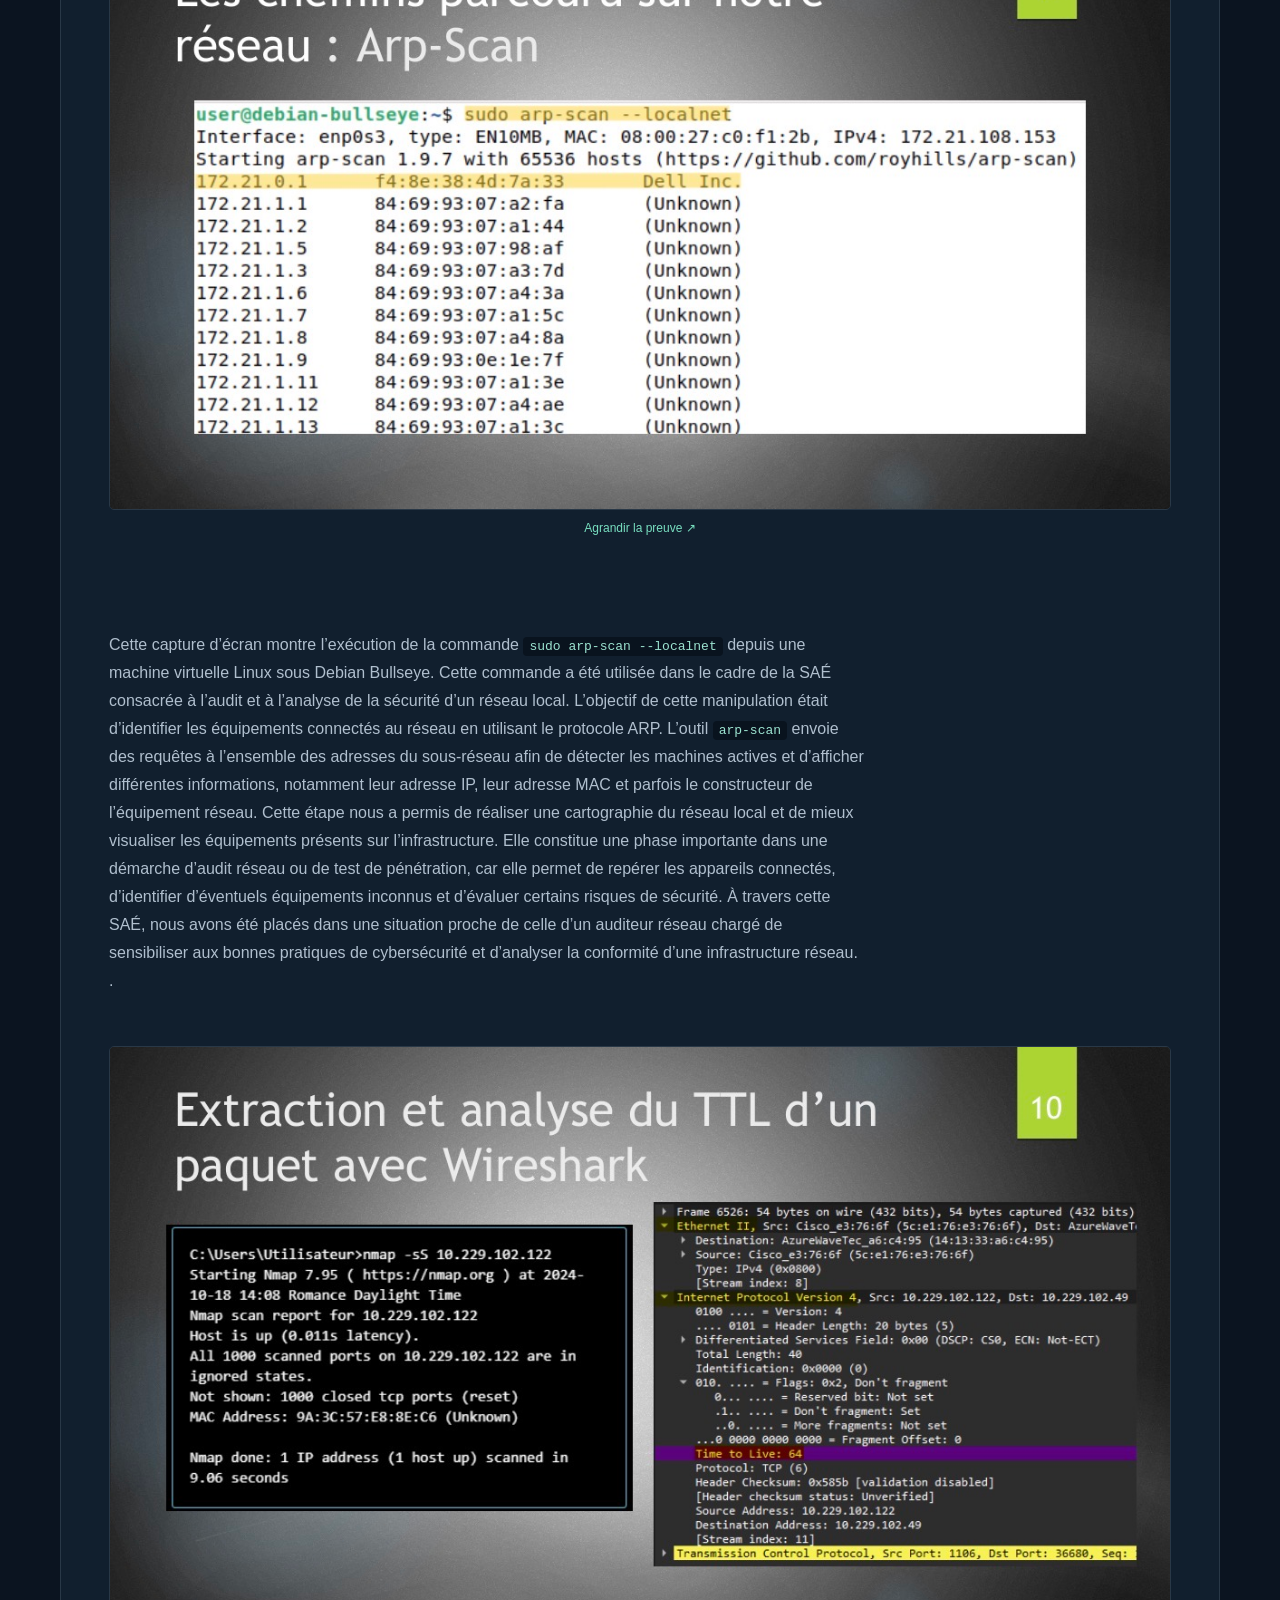
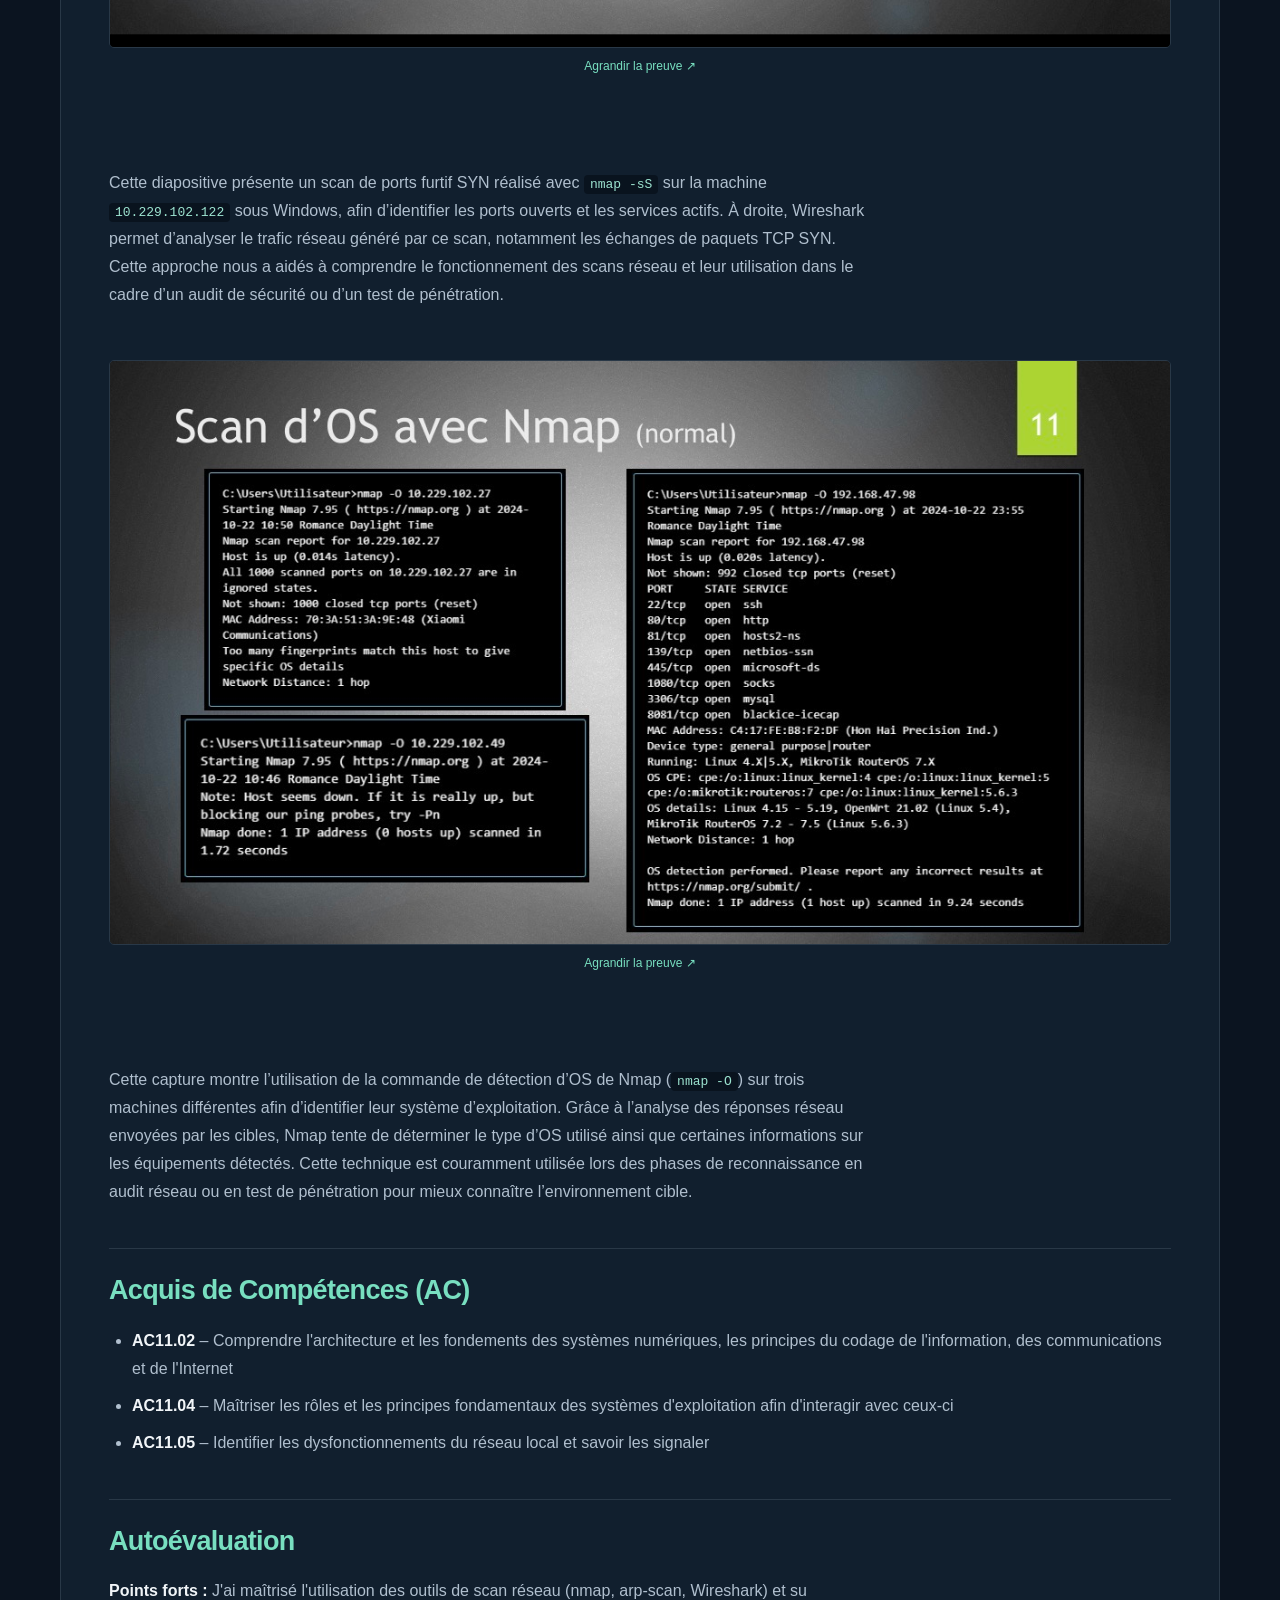
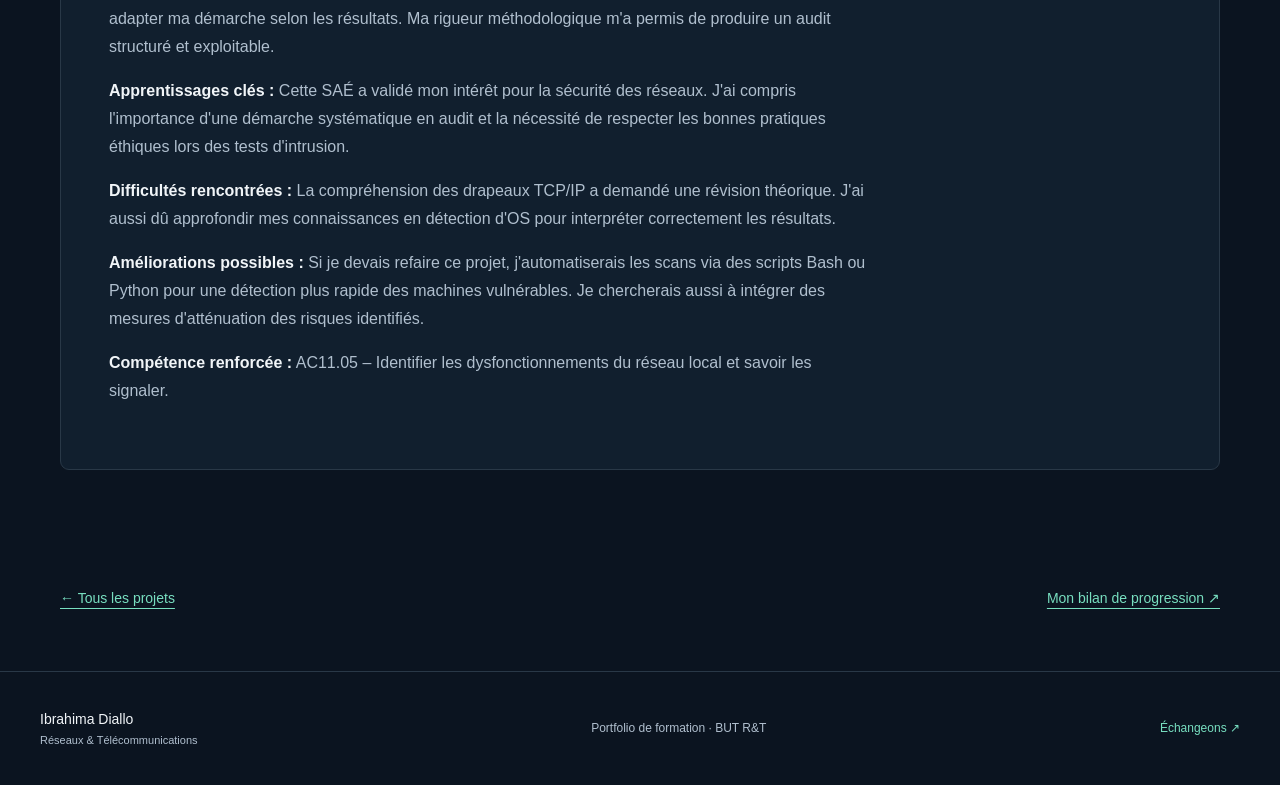
<file: sae11.html>
<!DOCTYPE html>
<html lang="fr">
<head>
<meta charset="UTF-8">
<meta name="viewport" content="width=device-width, initial-scale=1.0">
<title>SAÉ 11</title>
<link rel="stylesheet" href="style.css">
<meta name="description" content="Portfolio d’Ibrahima Diallo : projets de BUT Réseaux et Télécommunications, compétences, réalisations et bilan de progression.">
</head>
<body>
<a class="skip-link" href="#contenu">Aller au contenu</a>
<header><nav class="navbar" aria-label="Navigation principale"><a class="logo" href="index.html"><span class="monogram">ID.</span><span>Ibrahima Diallo<small>Portfolio · BUT R&T</small></span></a><button class="menu-toggle" type="button" aria-expanded="false" aria-controls="navigation">Menu <span aria-hidden="true">☰</span></button><ul id="navigation"><li><a href="index.html">Accueil</a></li><li><a href="presentation.html">Présentation</a></li><li><a href="sae.html" aria-current="page">Projets SAÉ</a></li><li><a href="competences.html">Compétences</a></li><li><a href="bilan.html">Bilan</a></li><li><a href="contact.html">Contact</a></li></ul></nav></header>
<main id="contenu">
<section class="page"><a class="back-link" href="sae.html">← Tous les projets</a>
<h1>SAÉ 11 — Sensibilisation à l’hygiène informatique</h1>
<div class="glass-card">
<h2>Contexte & Objectifs</h2>
<p>
<strong>Durée :</strong> 1 semaine | <strong>Contexte :</strong> Travail individuel en laboratoire pédagogique<br><br>
Cette SAÉ m'a mis en situation d'auditeur réseau pour sensibiliser aux bonnes pratiques de sécurité. L'objectif était de cartographier, analyser et identifier les équipements d'un réseau local afin d'en détecter les vulnérabilités et les risques de sécurité. Cette démarche simule un audit de conformité ou une phase de test de pénétration (pentesting) en entreprise.
</p>
<h2>Activités Conduites</h2>
<ul>
<li><strong>Reconnaissance réseau :</strong> Utilisation de commandes (arp-scan, nmap) pour cartographier les machines connectées</li>
<li><strong>Analyse de trafic :</strong> Capture et analyse des paquets avec Wireshark pour identifier les flux réseau</li>
<li><strong>Détection d'OS :</strong> Identification des systèmes d'exploitation cibles pour adapter les stratégies d'audit</li>
<li><strong>Documentation :</strong> Enregistrement des résultats et rédaction d'un rapport d'audit</li>
</ul>
<h2>Compétences Mobilisées</h2>
<ul>
<li>Reconnaissance de réseaux et analyse de trafic</li>
<li>Identification des vulnérabilités système</li>
<li>Connaissance des principes de cybersécurité</li>
</ul>
<h2>Tâches Réalisées</h2>
<ul>
<li>Respect des règles de sécurité</li>
<li>Sensibilisation utilisateur</li>
<li>Attestation de formation</li>
</ul>
<h2>Preuves</h2>
<img src="Hygiène informatique.jpeg" class="proof" alt="Illustration du projet" loading="lazy" decoding="async">
<br><br>
<P>Cette capture d’écran montre l’exécution de la commande <code>sudo arp-scan --localnet</code> depuis une machine virtuelle Linux sous Debian Bullseye. Cette commande a été utilisée dans le cadre de la SAÉ consacrée à l’audit et à l’analyse de la sécurité d’un réseau local.

L’objectif de cette manipulation était d’identifier les équipements connectés au réseau en utilisant le protocole ARP. L’outil <code>arp-scan</code> envoie des requêtes à l’ensemble des adresses du sous-réseau afin de détecter les machines actives et d’afficher différentes informations, notamment leur adresse IP, leur adresse MAC et parfois le constructeur de l’équipement réseau.

Cette étape nous a permis de réaliser une cartographie du réseau local et de mieux visualiser les équipements présents sur l’infrastructure. Elle constitue une phase importante dans une démarche d’audit réseau ou de test de pénétration, car elle permet de repérer les appareils connectés, d’identifier d’éventuels équipements inconnus et d’évaluer certains risques de sécurité.

À travers cette SAÉ, nous avons été placés dans une situation proche de celle d’un auditeur réseau chargé de sensibiliser aux bonnes pratiques de cybersécurité et d’analyser la conformité d’une infrastructure réseau.
.</P>
<img src="Hygiène informatique2.jpeg" class="proof" alt="Illustration du projet" loading="lazy" decoding="async">
<br><br>
<p>Cette diapositive présente un scan de ports furtif SYN réalisé avec <code>nmap -sS</code> sur la machine <code>10.229.102.122</code> sous Windows, afin d’identifier les ports ouverts et les services actifs. À droite, Wireshark permet d’analyser le trafic réseau généré par ce scan, notamment les échanges de paquets TCP SYN. Cette approche nous a aidés à comprendre le fonctionnement des scans réseau et leur utilisation dans le cadre d’un audit de sécurité ou d’un test de pénétration.
</p>
<img src="Hygiène informatique3.jpeg" class="proof" alt="Illustration du projet" loading="lazy" decoding="async">
<br><br>
<p>Cette capture montre l’utilisation de la commande de détection d’OS de Nmap (<code>nmap -O</code>) sur trois machines différentes afin d’identifier leur système d’exploitation. Grâce à l’analyse des réponses réseau envoyées par les cibles, Nmap tente de déterminer le type d’OS utilisé ainsi que certaines informations sur les équipements détectés. Cette technique est couramment utilisée lors des phases de reconnaissance en audit réseau ou en test de pénétration pour mieux connaître l’environnement cible.
</p>
<h2>Acquis de Compétences (AC)</h2>
<ul>
<li><strong>AC11.02</strong> – Comprendre l'architecture et les fondements des systèmes numériques, les principes du codage de l'information, des communications et de l'Internet</li>
<li><strong>AC11.04</strong> – Maîtriser les rôles et les principes fondamentaux des systèmes d'exploitation afin d'interagir avec ceux-ci</li>
<li><strong>AC11.05</strong> – Identifier les dysfonctionnements du réseau local et savoir les signaler</li>
</ul>
<h2>Autoévaluation</h2> 
<p>
<strong>Points forts :</strong> J'ai maîtrisé l'utilisation des outils de scan réseau (nmap, arp-scan, Wireshark) et su adapter ma démarche selon les résultats. Ma rigueur méthodologique m'a permis de produire un audit structuré et exploitable.
</p>
<p>
<strong>Apprentissages clés :</strong> Cette SAÉ a validé mon intérêt pour la sécurité des réseaux. J'ai compris l'importance d'une démarche systématique en audit et la nécessité de respecter les bonnes pratiques éthiques lors des tests d'intrusion.
</p>
<p>
<strong>Difficultés rencontrées :</strong> La compréhension des drapeaux TCP/IP a demandé une révision théorique. J'ai aussi dû approfondir mes connaissances en détection d'OS pour interpréter correctement les résultats.
</p>
<p>
<strong>Améliorations possibles :</strong> Si je devais refaire ce projet, j'automatiserais les scans via des scripts Bash ou Python pour une détection plus rapide des machines vulnérables. Je chercherais aussi à intégrer des mesures d'atténuation des risques identifiés.
</p>
<p>
<strong>Compétence renforcée :</strong> AC11.05 – Identifier les dysfonctionnements du réseau local et savoir les signaler.
</p>
</div>
</section>
<script src="script.js"></script>
<div class="project-bottom"><a href="sae.html">← Tous les projets</a><a href="bilan.html">Mon bilan de progression ↗</a></div></main>
<footer><a href="index.html" class="footer-name">Ibrahima Diallo<span>Réseaux & Télécommunications</span></a><p>Portfolio de formation · BUT R&T</p><a href="contact.html">Échangeons ↗</a></footer>
</body>
</html>
</file>
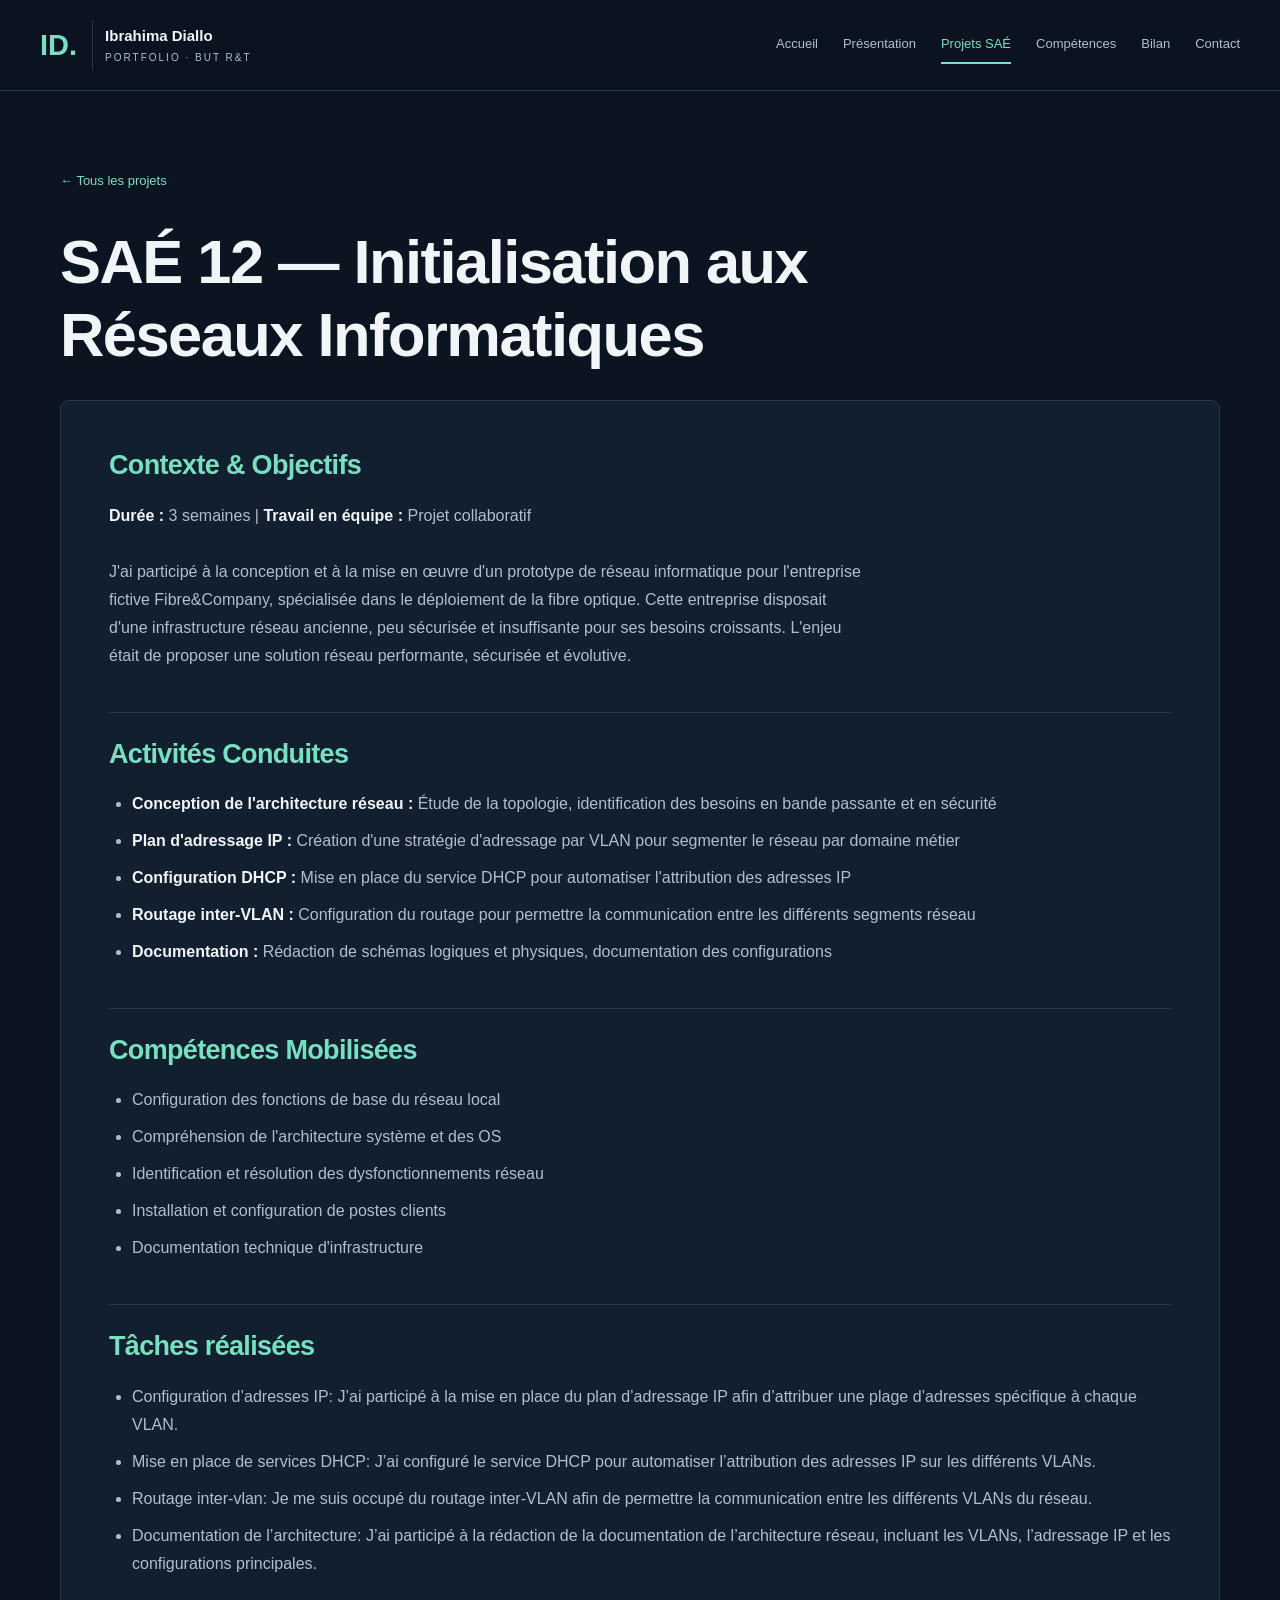
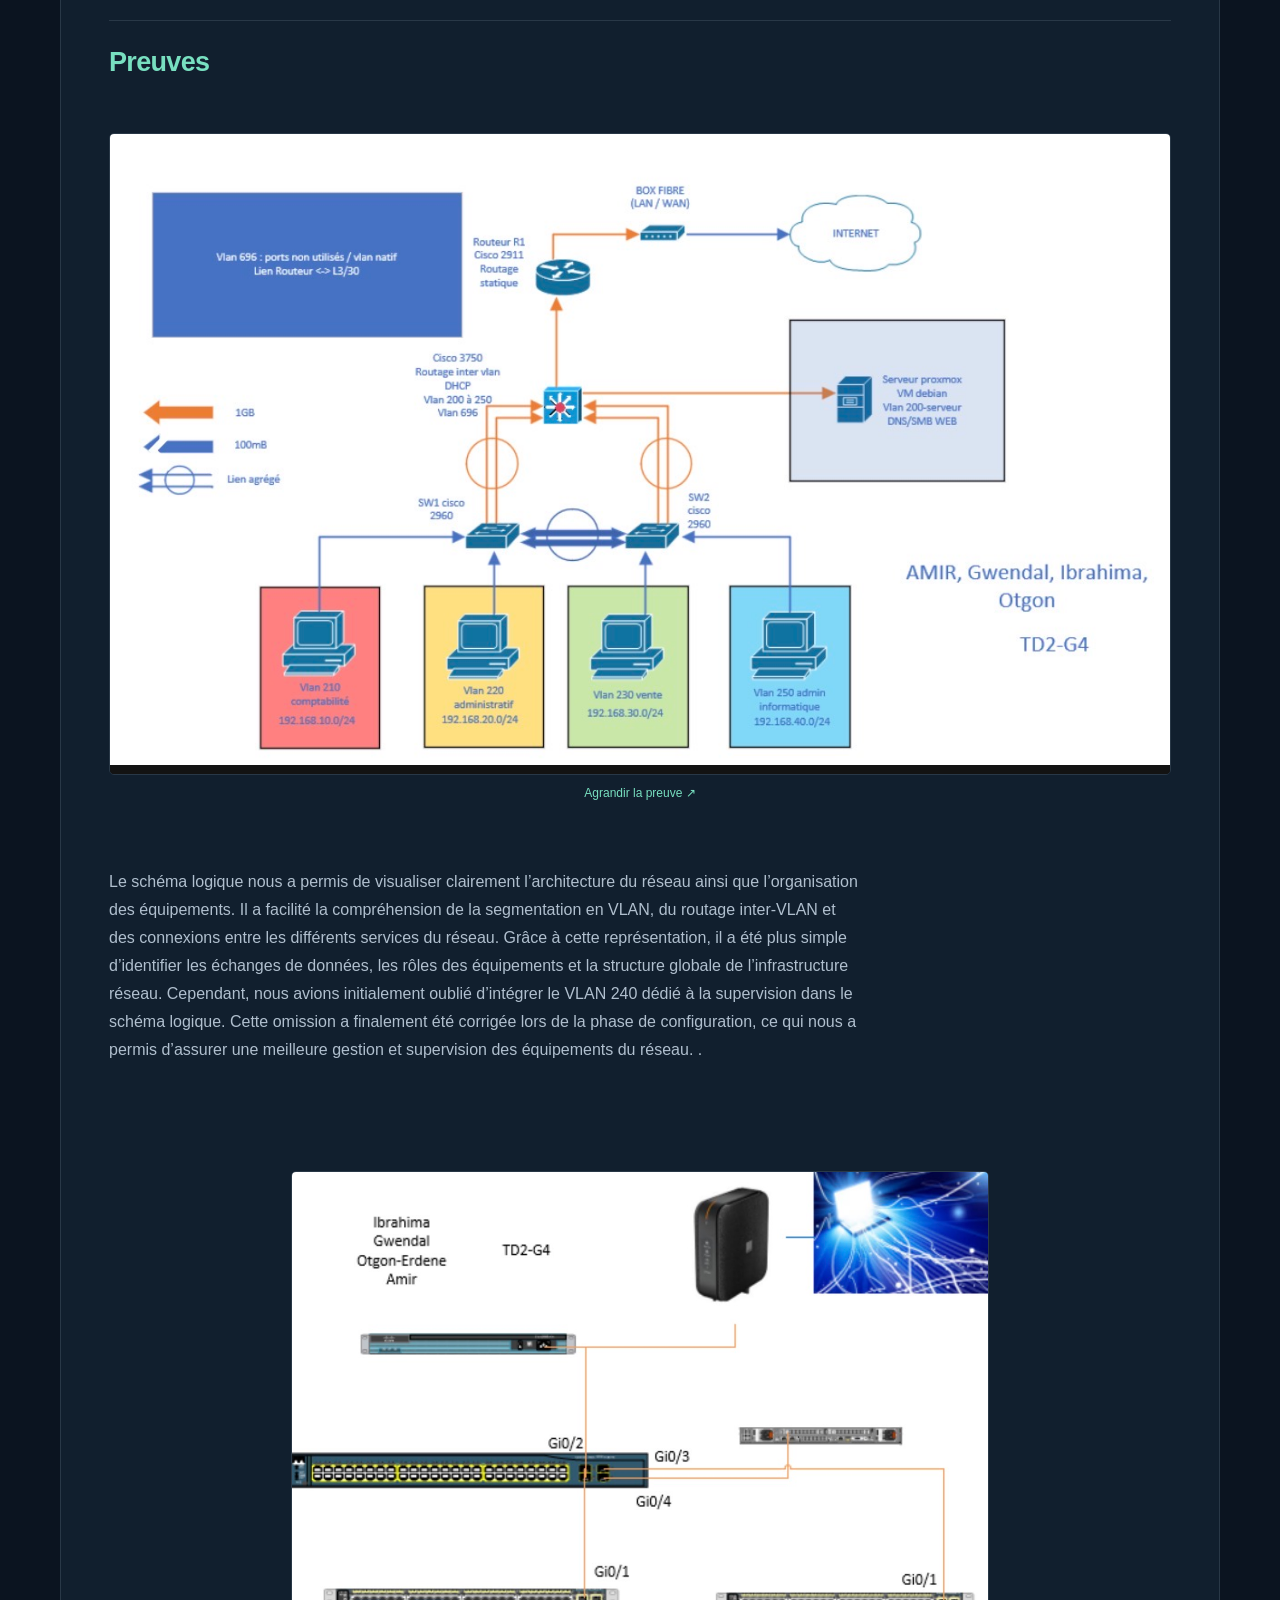
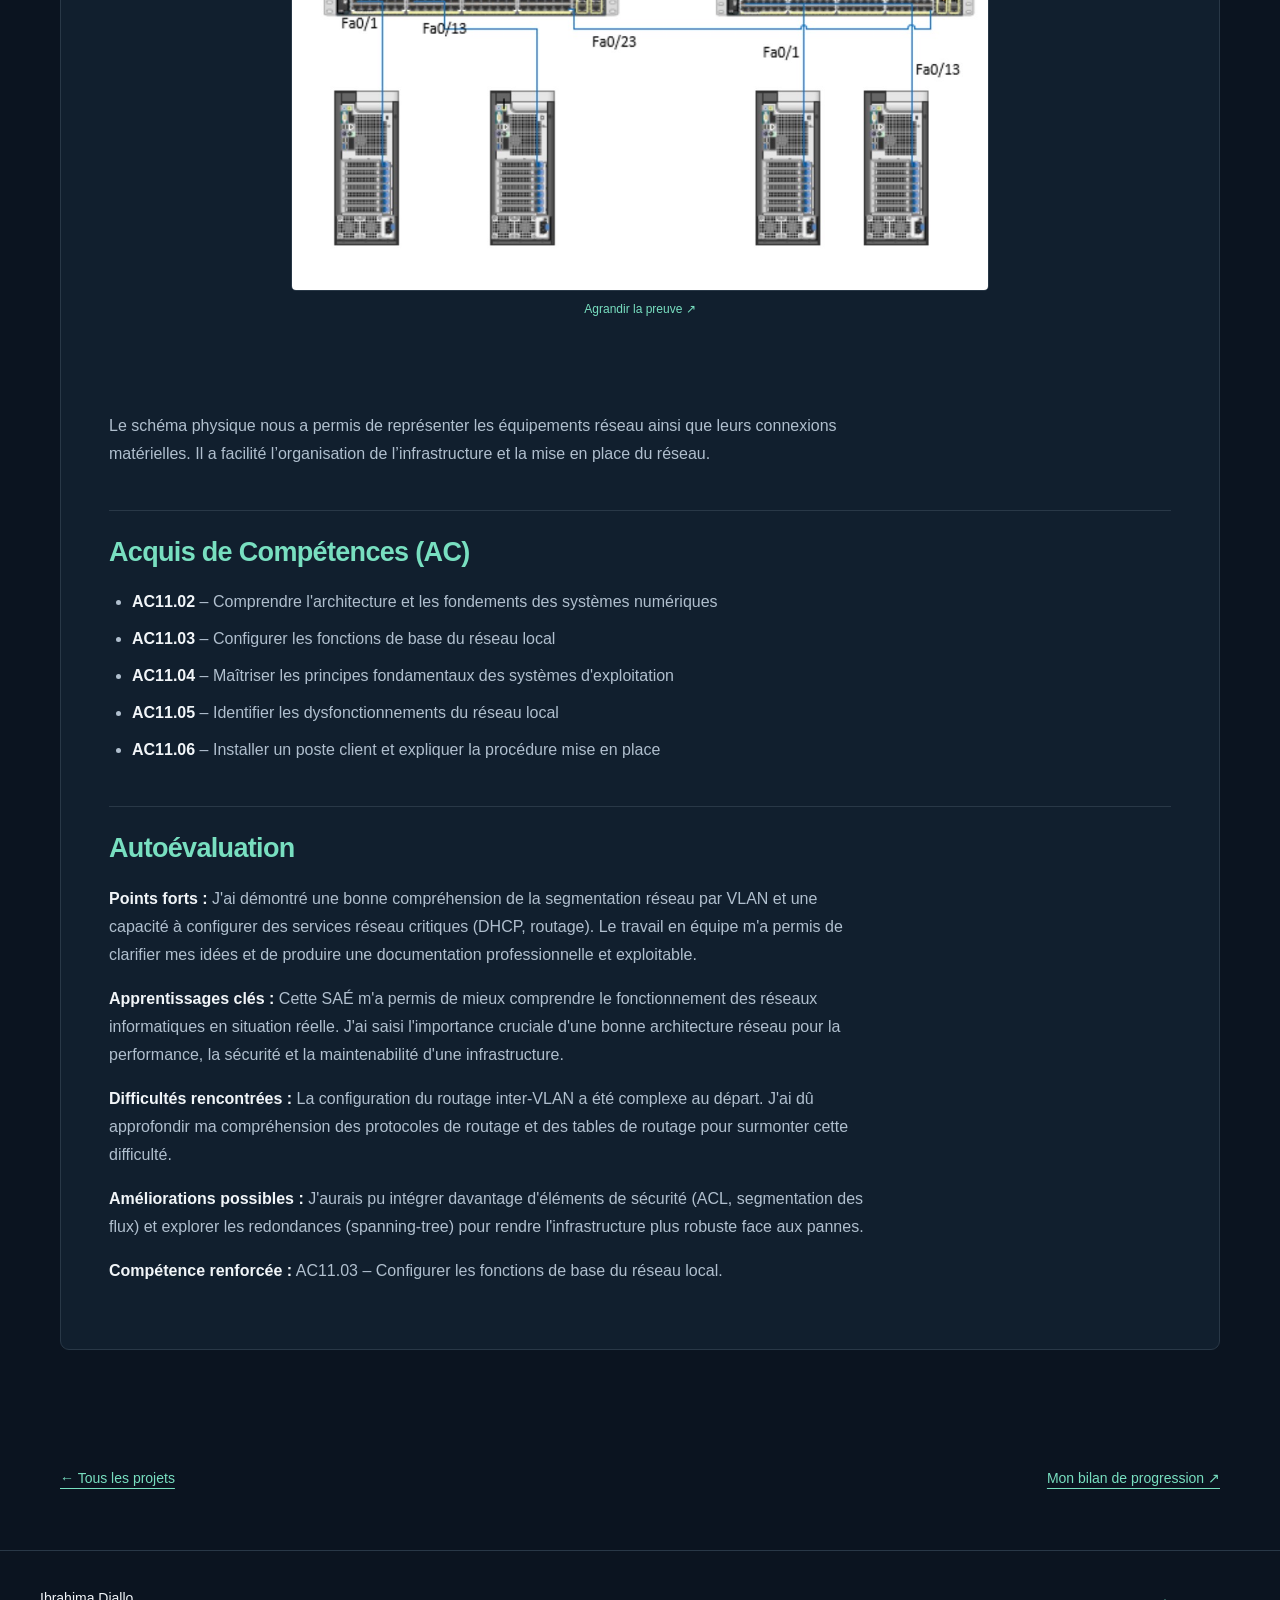
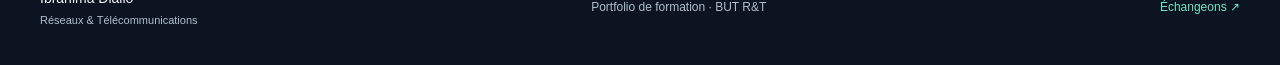
<file: sae12.html>
<!DOCTYPE html>
<html lang="fr">

<head>
    <meta charset="UTF-8">
    <meta name="viewport" content="width=device-width, initial-scale=1.0">
    <title>SAÉ 12</title>
    <link rel="stylesheet" href="style.css">
<meta name="description" content="Portfolio d’Ibrahima Diallo : projets de BUT Réseaux et Télécommunications, compétences, réalisations et bilan de progression.">
</head>

<body>
<a class="skip-link" href="#contenu">Aller au contenu</a>
    <header><nav class="navbar" aria-label="Navigation principale"><a class="logo" href="index.html"><span class="monogram">ID.</span><span>Ibrahima Diallo<small>Portfolio · BUT R&T</small></span></a><button class="menu-toggle" type="button" aria-expanded="false" aria-controls="navigation">Menu <span aria-hidden="true">☰</span></button><ul id="navigation"><li><a href="index.html">Accueil</a></li><li><a href="presentation.html">Présentation</a></li><li><a href="sae.html" aria-current="page">Projets SAÉ</a></li><li><a href="competences.html">Compétences</a></li><li><a href="bilan.html">Bilan</a></li><li><a href="contact.html">Contact</a></li></ul></nav></header>
<main id="contenu">
    <section class="page"><a class="back-link" href="sae.html">← Tous les projets</a>
        <h1>SAÉ 12 — Initialisation aux Réseaux Informatiques</h1>
        <div class="glass-card">
            <h2>Contexte & Objectifs</h2>
            <p>
                <strong>Durée :</strong> 3 semaines | <strong>Travail en équipe :</strong> Projet collaboratif<br><br>
                J'ai participé à la conception et à la mise en œuvre d'un prototype de réseau informatique pour l'entreprise fictive Fibre&Company, spécialisée dans le déploiement de la fibre optique. Cette entreprise disposait d'une infrastructure réseau ancienne, peu sécurisée et insuffisante pour ses besoins croissants. L'enjeu était de proposer une solution réseau performante, sécurisée et évolutive.
            </p>
            <h2>Activités Conduites</h2>
            <ul>
                <li><strong>Conception de l'architecture réseau :</strong> Étude de la topologie, identification des besoins en bande passante et en sécurité</li>
                <li><strong>Plan d'adressage IP :</strong> Création d'une stratégie d'adressage par VLAN pour segmenter le réseau par domaine métier</li>
                <li><strong>Configuration DHCP :</strong> Mise en place du service DHCP pour automatiser l'attribution des adresses IP</li>
                <li><strong>Routage inter-VLAN :</strong> Configuration du routage pour permettre la communication entre les différents segments réseau</li>
                <li><strong>Documentation :</strong> Rédaction de schémas logiques et physiques, documentation des configurations</li>
            </ul>
            <h2>Compétences Mobilisées</h2>
            <ul>
                <li>Configuration des fonctions de base du réseau local</li>
                <li>Compréhension de l'architecture système et des OS</li>
                <li>Identification et résolution des dysfonctionnements réseau</li>
                <li>Installation et configuration de postes clients</li>
                <li>Documentation technique d'infrastructure</li>
            </ul>
            <h2>Tâches réalisées</h2>
            <ul>
                <li>Configuration d’adresses IP:
                    J’ai participé à la mise en place du plan d’adressage IP afin d’attribuer une plage d’adresses
                    spécifique à chaque VLAN.
                </li>
                <li>Mise en place de services DHCP:
                    J’ai configuré le service DHCP pour automatiser l’attribution des adresses IP sur les différents
                    VLANs. </li>
                <li>Routage inter-vlan:
                    Je me suis occupé du routage inter-VLAN afin de permettre la communication entre les différents
                    VLANs du réseau.
                </li>
                <li>Documentation de l’architecture:
                    J’ai participé à la rédaction de la documentation de l’architecture réseau, incluant les VLANs,
                    l’adressage IP et les configurations principales.
                </li>
            </ul>
            <h2>Preuves</h2>
            <img src="reseaux.jpeg" class="proof" alt="Schéma logique du réseau Fibre&Company" loading="lazy" decoding="async">
            <br>
            <p>Le schéma logique nous a permis de visualiser clairement l’architecture du réseau ainsi que l’organisation des équipements. Il a facilité la compréhension de la segmentation en VLAN, du routage inter-VLAN et des connexions entre les différents services du réseau. Grâce à cette représentation, il a été plus simple d’identifier les échanges de données, les rôles des équipements et la structure globale de l’infrastructure réseau.

Cependant, nous avions initialement oublié d’intégrer le VLAN 240 dédié à la supervision dans le schéma logique. Cette omission a finalement été corrigée lors de la phase de configuration, ce qui nous a permis d’assurer une meilleure gestion et supervision des équipements du réseau.
.</p>
            <br><br>
            <img src="reseaux2.jpeg" class="proof" alt="Schéma physique des équipements réseau" loading="lazy" decoding="async">
            <br><br>
            <p>Le schéma physique nous a permis de représenter
les équipements réseau ainsi que leurs connexions
matérielles. Il a facilité l’organisation de
l’infrastructure et la mise en place du réseau.</p>            <h2>Acquis de Compétences (AC)</h2>
            <ul>
            <li><strong>AC11.02</strong> – Comprendre l'architecture et les fondements des systèmes numériques</li>
            <li><strong>AC11.03</strong> – Configurer les fonctions de base du réseau local</li>
            <li><strong>AC11.04</strong> – Maîtriser les principes fondamentaux des systèmes d'exploitation</li>
            <li><strong>AC11.05</strong> – Identifier les dysfonctionnements du réseau local</li>
            <li><strong>AC11.06</strong> – Installer un poste client et expliquer la procédure mise en place</li>
            </ul>            <h2>Autoévaluation</h2>
            <p>
                <strong>Points forts :</strong> J'ai démontré une bonne compréhension de la segmentation réseau par VLAN et une capacité à configurer des services réseau critiques (DHCP, routage). Le travail en équipe m'a permis de clarifier mes idées et de produire une documentation professionnelle et exploitable.
            </p>
            <p>
                <strong>Apprentissages clés :</strong> Cette SAÉ m'a permis de mieux comprendre le fonctionnement des réseaux informatiques en situation réelle. J'ai saisi l'importance cruciale d'une bonne architecture réseau pour la performance, la sécurité et la maintenabilité d'une infrastructure.
            </p>
            <p>
                <strong>Difficultés rencontrées :</strong> La configuration du routage inter-VLAN a été complexe au départ. J'ai dû approfondir ma compréhension des protocoles de routage et des tables de routage pour surmonter cette difficulté.
            </p>
            <p>
                <strong>Améliorations possibles :</strong> J'aurais pu intégrer davantage d'éléments de sécurité (ACL, segmentation des flux) et explorer les redondances (spanning-tree) pour rendre l'infrastructure plus robuste face aux pannes.
            </p>
            <p>
                <strong>Compétence renforcée :</strong> AC11.03 – Configurer les fonctions de base du réseau local.
            </p>
        </div>
    </section>
    <script src="script.js"></script>
<div class="project-bottom"><a href="sae.html">← Tous les projets</a><a href="bilan.html">Mon bilan de progression ↗</a></div></main>
<footer><a href="index.html" class="footer-name">Ibrahima Diallo<span>Réseaux & Télécommunications</span></a><p>Portfolio de formation · BUT R&T</p><a href="contact.html">Échangeons ↗</a></footer>
</body>

</html>
</file>
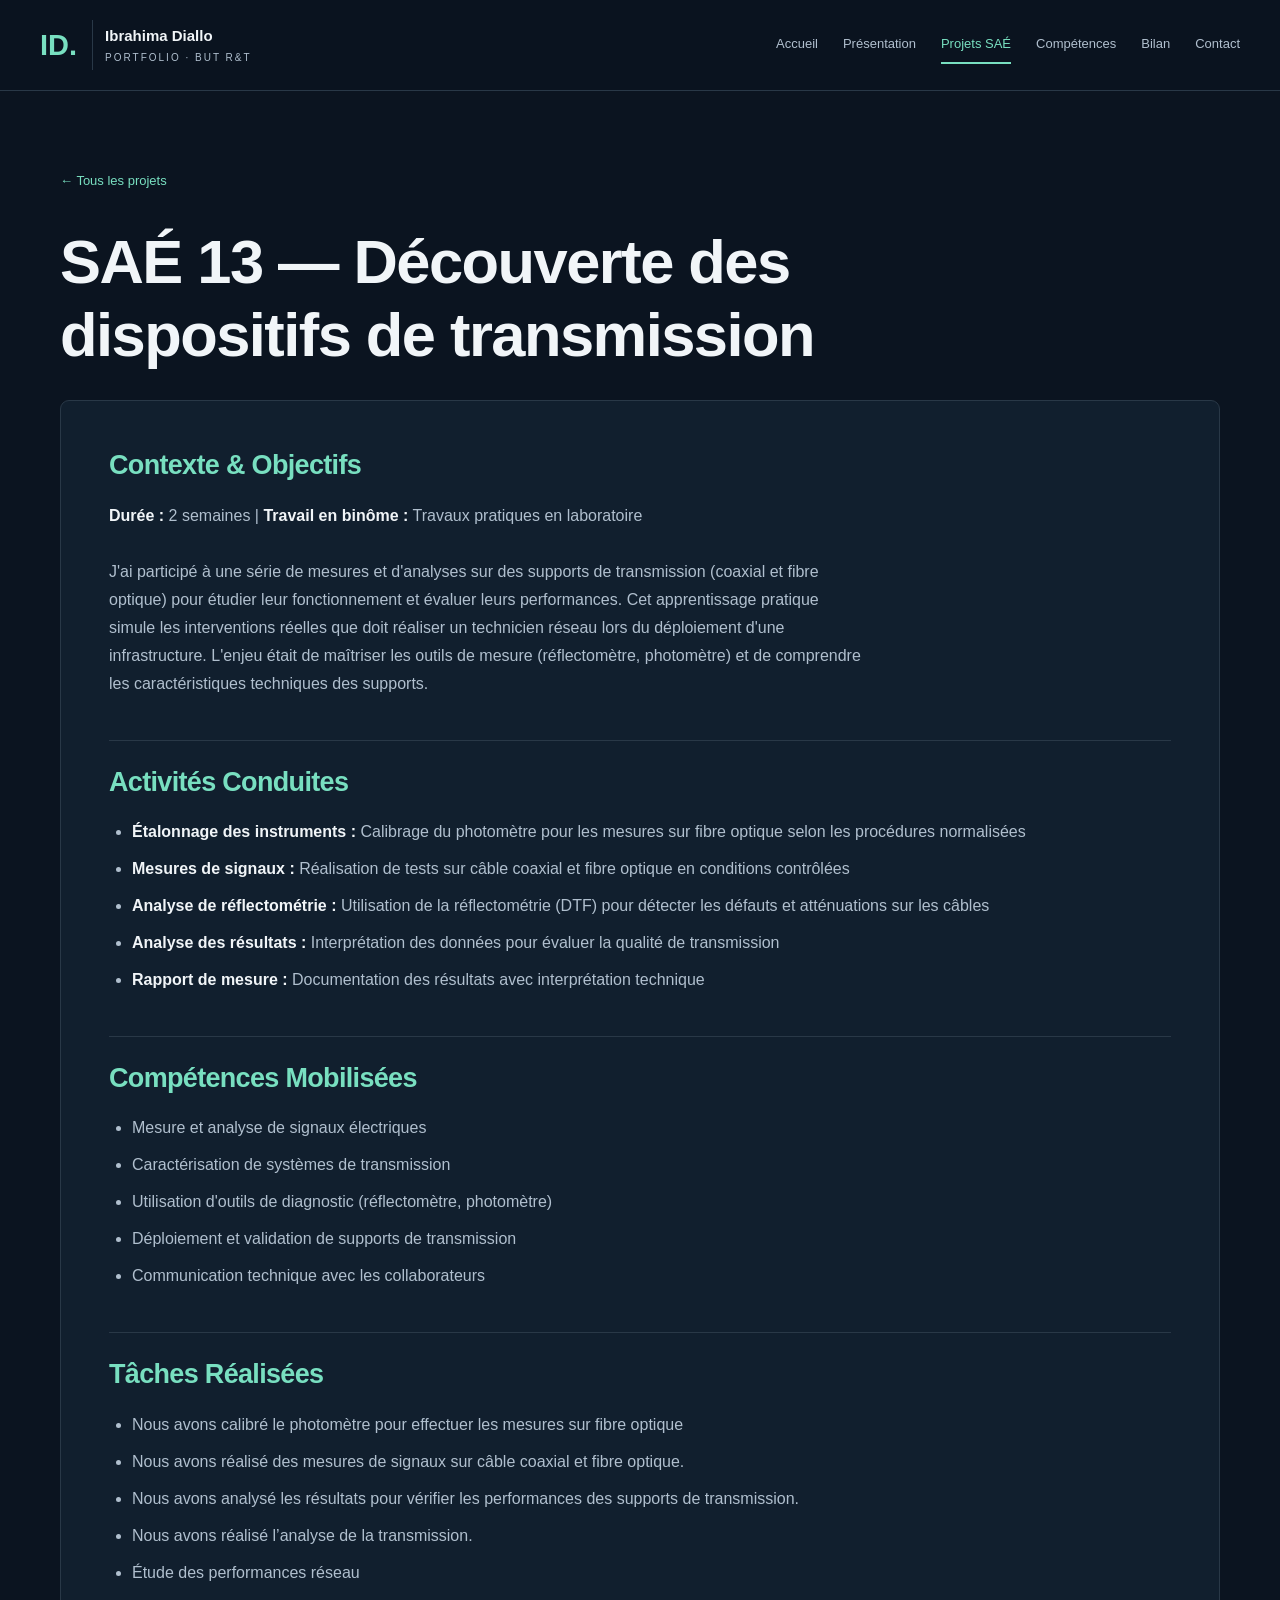
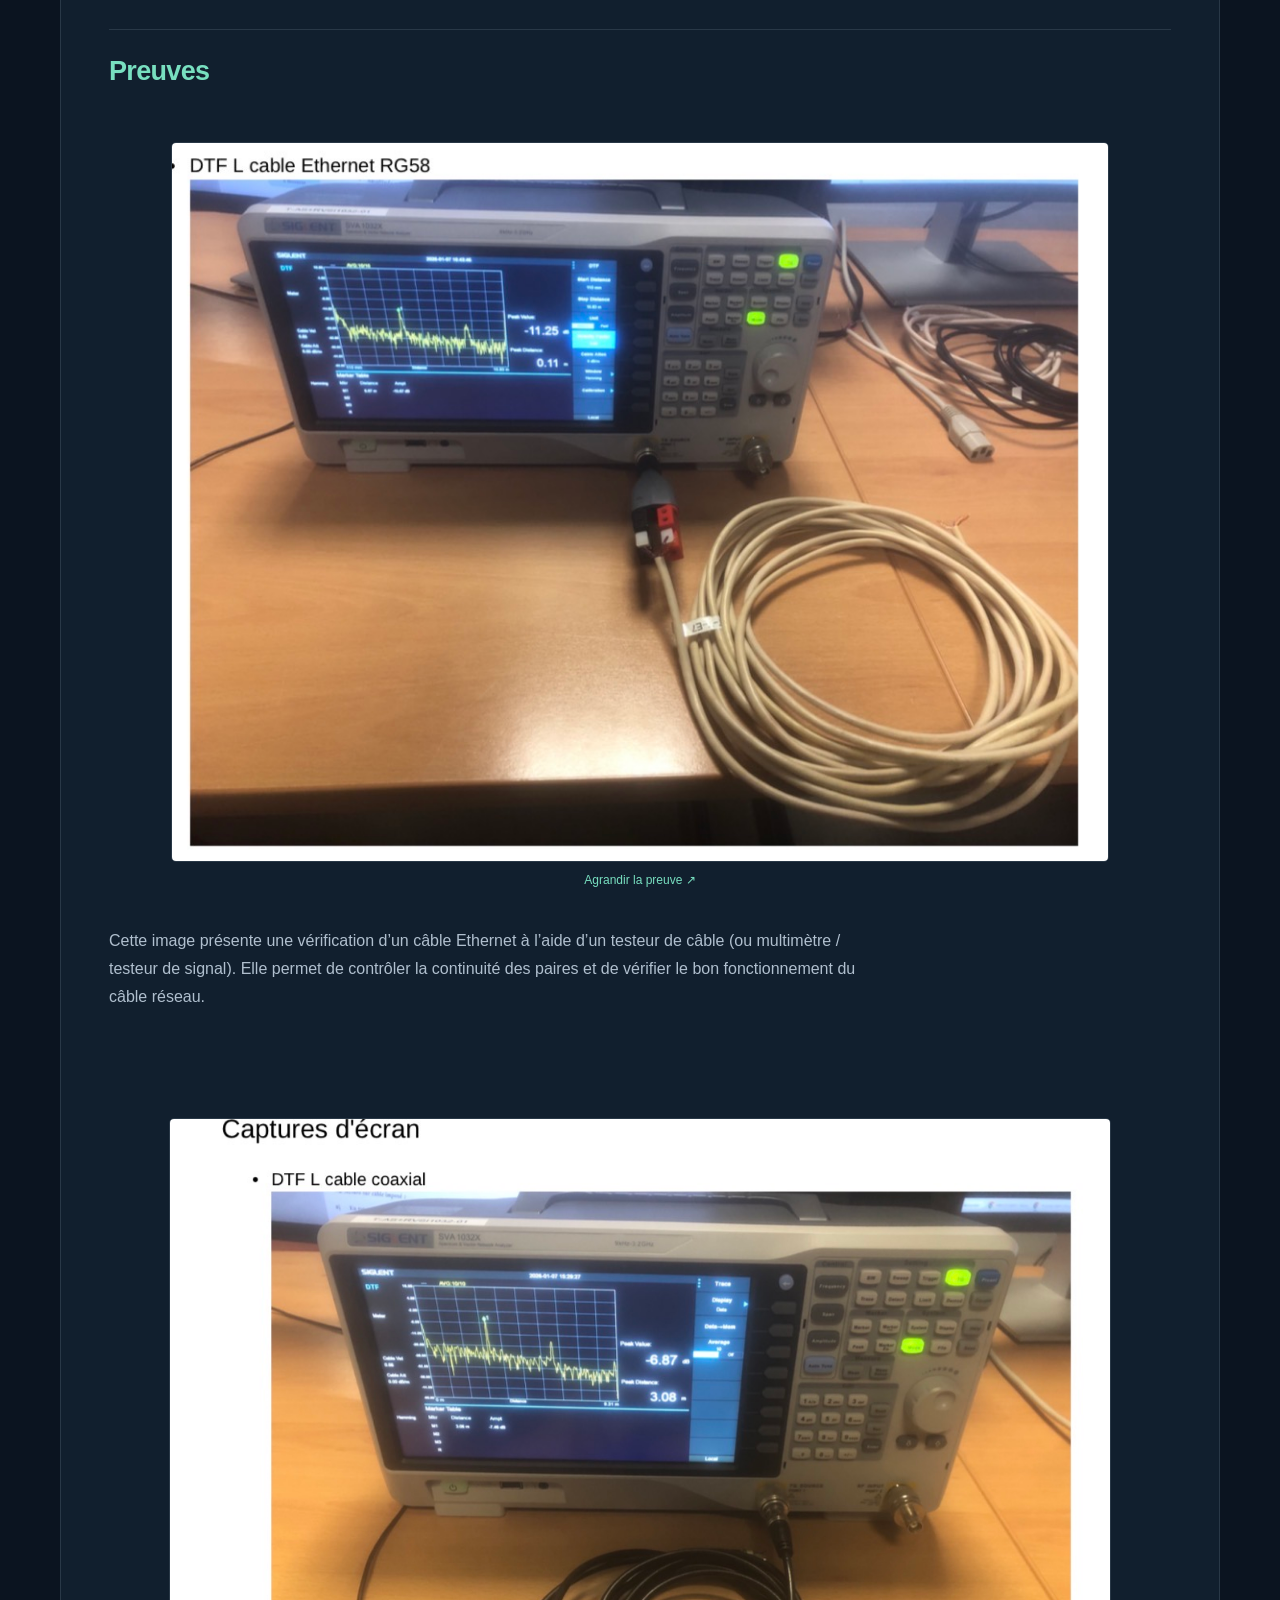
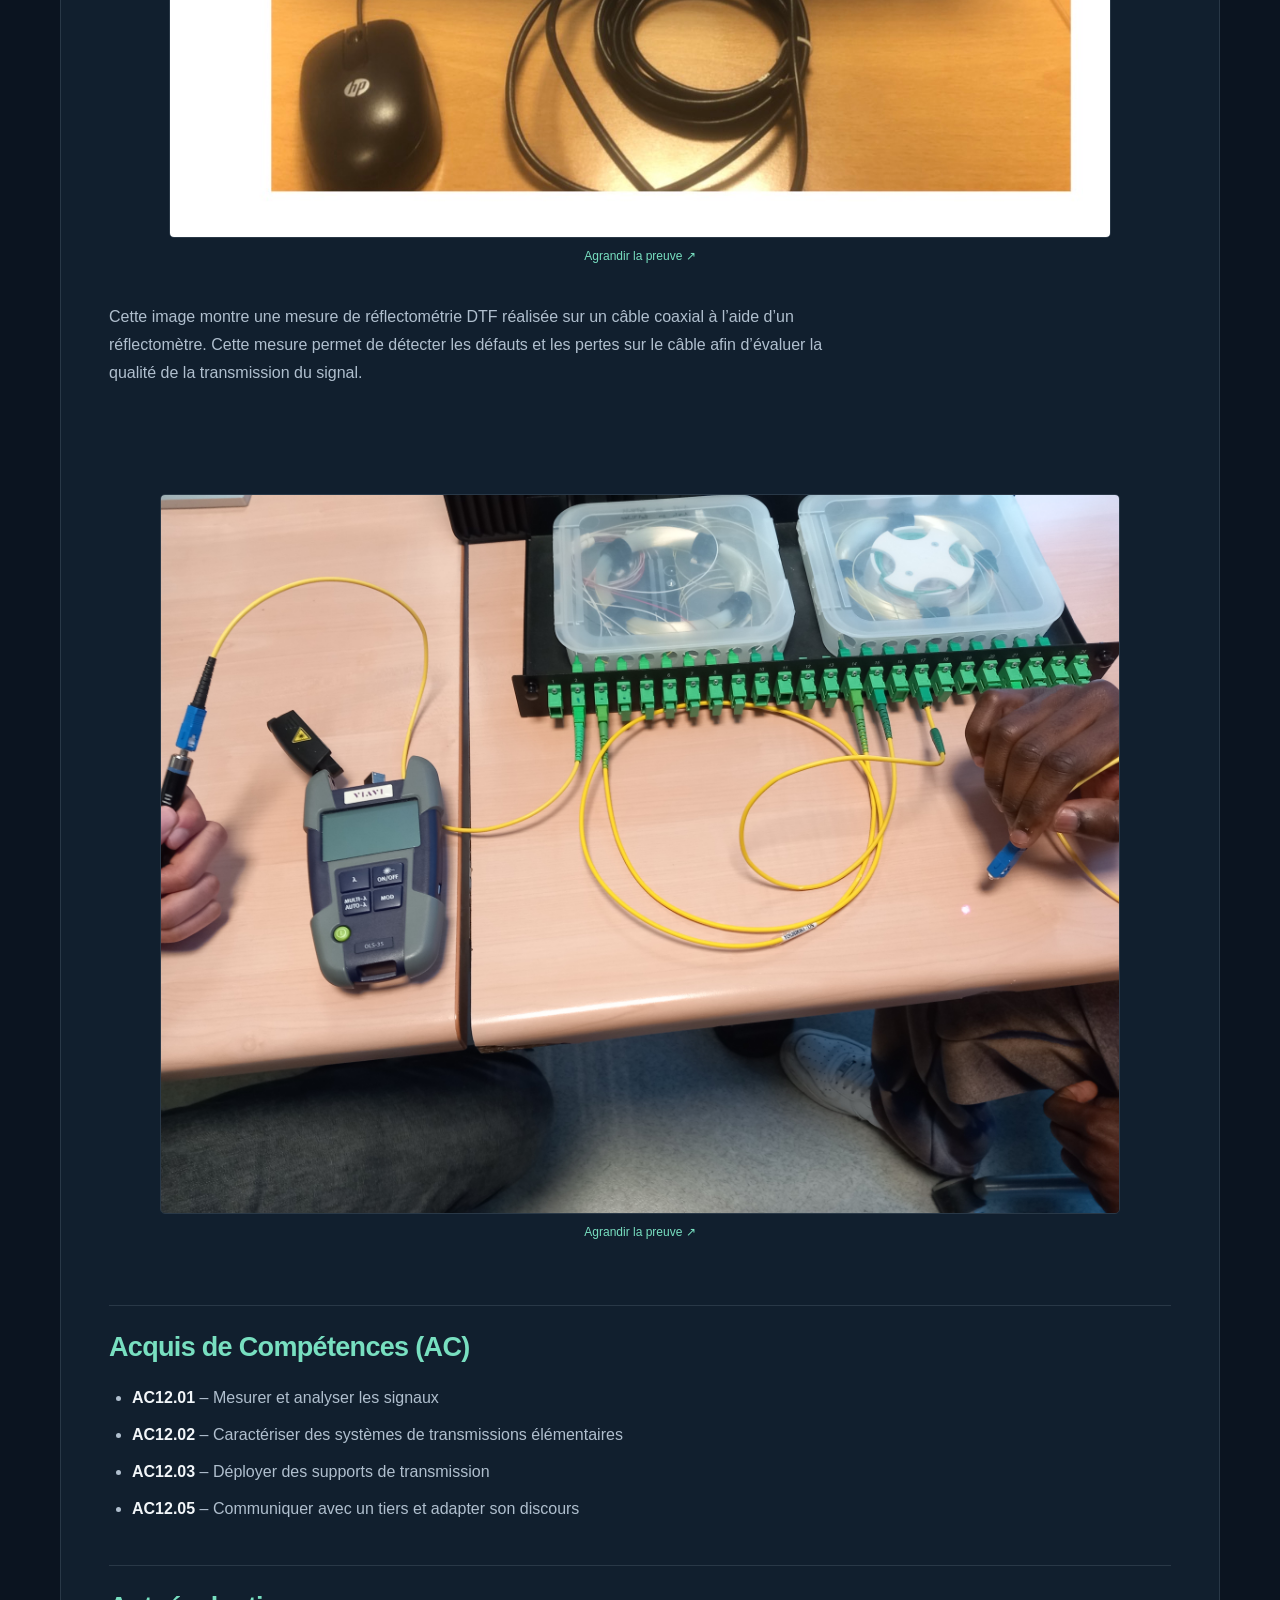
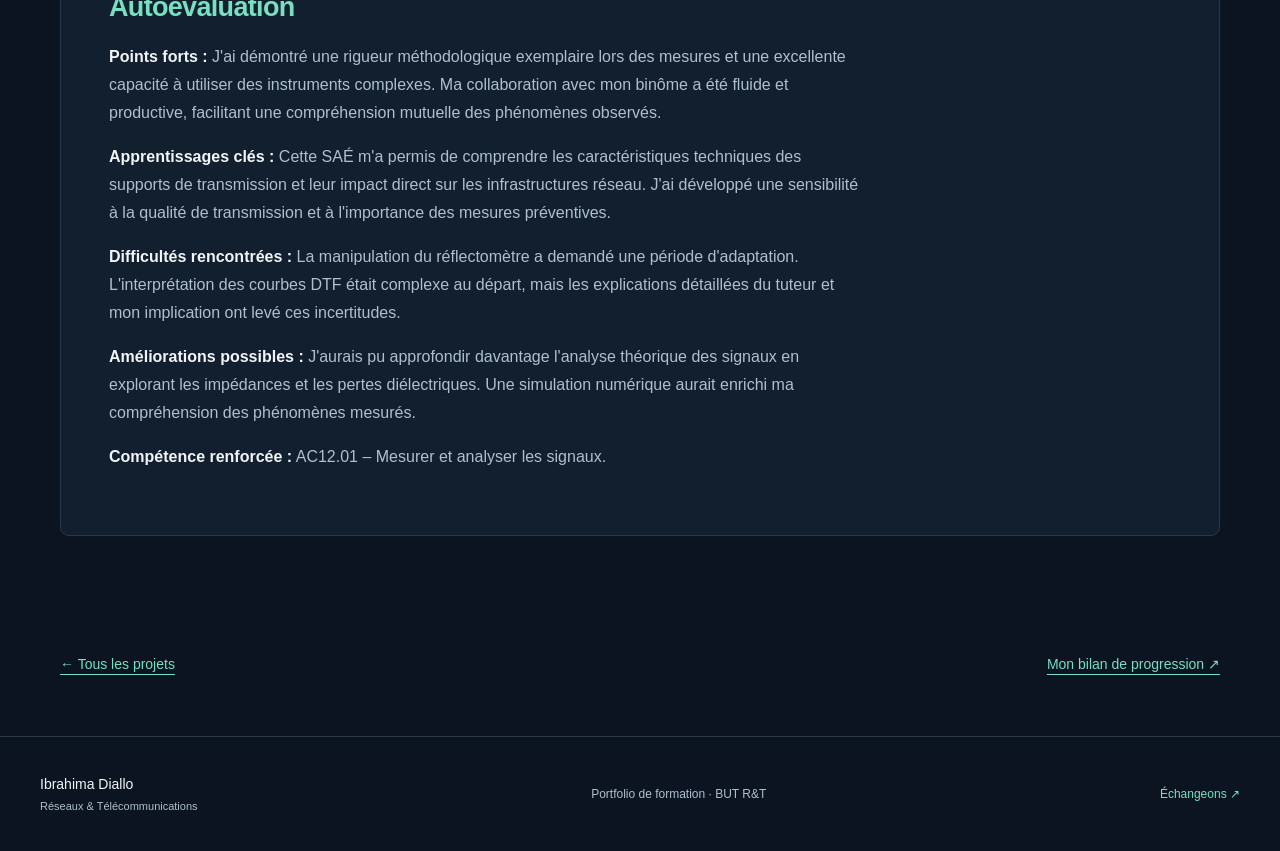
<file: sae13.html>
<!DOCTYPE html>
<html lang="fr">
<head>
<meta charset="UTF-8">
<meta name="viewport" content="width=device-width, initial-scale=1.0">
<title>SAÉ 13</title>
<link rel="stylesheet" href="style.css">
<meta name="description" content="Portfolio d’Ibrahima Diallo : projets de BUT Réseaux et Télécommunications, compétences, réalisations et bilan de progression.">
</head>
<body>
<a class="skip-link" href="#contenu">Aller au contenu</a>
<header><nav class="navbar" aria-label="Navigation principale"><a class="logo" href="index.html"><span class="monogram">ID.</span><span>Ibrahima Diallo<small>Portfolio · BUT R&T</small></span></a><button class="menu-toggle" type="button" aria-expanded="false" aria-controls="navigation">Menu <span aria-hidden="true">☰</span></button><ul id="navigation"><li><a href="index.html">Accueil</a></li><li><a href="presentation.html">Présentation</a></li><li><a href="sae.html" aria-current="page">Projets SAÉ</a></li><li><a href="competences.html">Compétences</a></li><li><a href="bilan.html">Bilan</a></li><li><a href="contact.html">Contact</a></li></ul></nav></header>
<main id="contenu">
<section class="page"><a class="back-link" href="sae.html">← Tous les projets</a>
<h1>SAÉ 13 — Découverte des dispositifs de transmission</h1>
<div class="glass-card">
<h2>Contexte & Objectifs</h2>
<p>
<strong>Durée :</strong> 2 semaines | <strong>Travail en binôme :</strong> Travaux pratiques en laboratoire<br><br>
J'ai participé à une série de mesures et d'analyses sur des supports de transmission (coaxial et fibre optique) pour étudier leur fonctionnement et évaluer leurs performances. Cet apprentissage pratique simule les interventions réelles que doit réaliser un technicien réseau lors du déploiement d'une infrastructure. L'enjeu était de maîtriser les outils de mesure (réflectomètre, photomètre) et de comprendre les caractéristiques techniques des supports.
</p>
<h2>Activités Conduites</h2>
<ul>
<li><strong>Étalonnage des instruments :</strong> Calibrage du photomètre pour les mesures sur fibre optique selon les procédures normalisées</li>
<li><strong>Mesures de signaux :</strong> Réalisation de tests sur câble coaxial et fibre optique en conditions contrôlées</li>
<li><strong>Analyse de réflectométrie :</strong> Utilisation de la réflectométrie (DTF) pour détecter les défauts et atténuations sur les câbles</li>
<li><strong>Analyse des résultats :</strong> Interprétation des données pour évaluer la qualité de transmission</li>
<li><strong>Rapport de mesure :</strong> Documentation des résultats avec interprétation technique</li>
</ul>
<h2>Compétences Mobilisées</h2>
<ul>
<li>Mesure et analyse de signaux électriques</li>
<li>Caractérisation de systèmes de transmission</li>
<li>Utilisation d'outils de diagnostic (réflectomètre, photomètre)</li>
<li>Déploiement et validation de supports de transmission</li>
<li>Communication technique avec les collaborateurs</li>
</ul>
<h2>Tâches Réalisées</h2>
<ul>
<li>Nous avons calibré le photomètre pour effectuer les mesures sur fibre optique</li>
<li>Nous avons réalisé des mesures de signaux sur câble coaxial et fibre optique.</li>
<li>Nous avons analysé les résultats pour vérifier les performances des supports de transmission.</li>
<li>Nous avons réalisé l’analyse de la transmission.</li>
<li>Étude des performances réseau</li>
</ul>
<h2>Preuves</h2>
<img src="mesure.jpeg" class="proof" alt="Vérification d’un câble réseau" loading="lazy" decoding="async">
<p>Cette image présente une vérification d’un câble Ethernet à l’aide d’un testeur de câble (ou multimètre / testeur de signal). Elle permet de contrôler la continuité des paires et de vérifier le bon fonctionnement du câble réseau.</p>
<br><br>
<img src="mesure_distance_to_fault.jpeg" class="proof" alt="Mesure de réflectométrie DTF sur câble coaxial" loading="lazy" decoding="async">
<p>Cette image montre une mesure de réflectométrie DTF réalisée sur un câble coaxial à l’aide d’un réflectomètre. Cette mesure permet de détecter les défauts et les pertes sur le câble afin d’évaluer la qualité de la transmission du signal.</p>
<br><br>
<img src="test.jpeg" class="proof" alt="Photographie des travaux pratiques de transmission" loading="lazy" decoding="async">
<h2>Acquis de Compétences (AC)</h2>
<ul>
<li><strong>AC12.01</strong> – Mesurer et analyser les signaux</li>
<li><strong>AC12.02</strong> – Caractériser des systèmes de transmissions élémentaires</li>
<li><strong>AC12.03</strong> – Déployer des supports de transmission</li>
<li><strong>AC12.05</strong> – Communiquer avec un tiers et adapter son discours</li>
</ul>
<h2>Autoévaluation</h2>
<p>
<strong>Points forts :</strong> J'ai démontré une rigueur méthodologique exemplaire lors des mesures et une excellente capacité à utiliser des instruments complexes. Ma collaboration avec mon binôme a été fluide et productive, facilitant une compréhension mutuelle des phénomènes observés.
</p>
<p>
<strong>Apprentissages clés :</strong> Cette SAÉ m'a permis de comprendre les caractéristiques techniques des supports de transmission et leur impact direct sur les infrastructures réseau. J'ai développé une sensibilité à la qualité de transmission et à l'importance des mesures préventives.
</p>
<p>
<strong>Difficultés rencontrées :</strong> La manipulation du réflectomètre a demandé une période d'adaptation. L'interprétation des courbes DTF était complexe au départ, mais les explications détaillées du tuteur et mon implication ont levé ces incertitudes.
</p>
<p>
<strong>Améliorations possibles :</strong> J'aurais pu approfondir davantage l'analyse théorique des signaux en explorant les impédances et les pertes diélectriques. Une simulation numérique aurait enrichi ma compréhension des phénomènes mesurés.
</p>
<p>
<strong>Compétence renforcée :</strong> AC12.01 – Mesurer et analyser les signaux.
</p>
</div>
</section>
<script src="script.js"></script>
<div class="project-bottom"><a href="sae.html">← Tous les projets</a><a href="bilan.html">Mon bilan de progression ↗</a></div></main>
<footer><a href="index.html" class="footer-name">Ibrahima Diallo<span>Réseaux & Télécommunications</span></a><p>Portfolio de formation · BUT R&T</p><a href="contact.html">Échangeons ↗</a></footer>
</body>
</html>
</file>
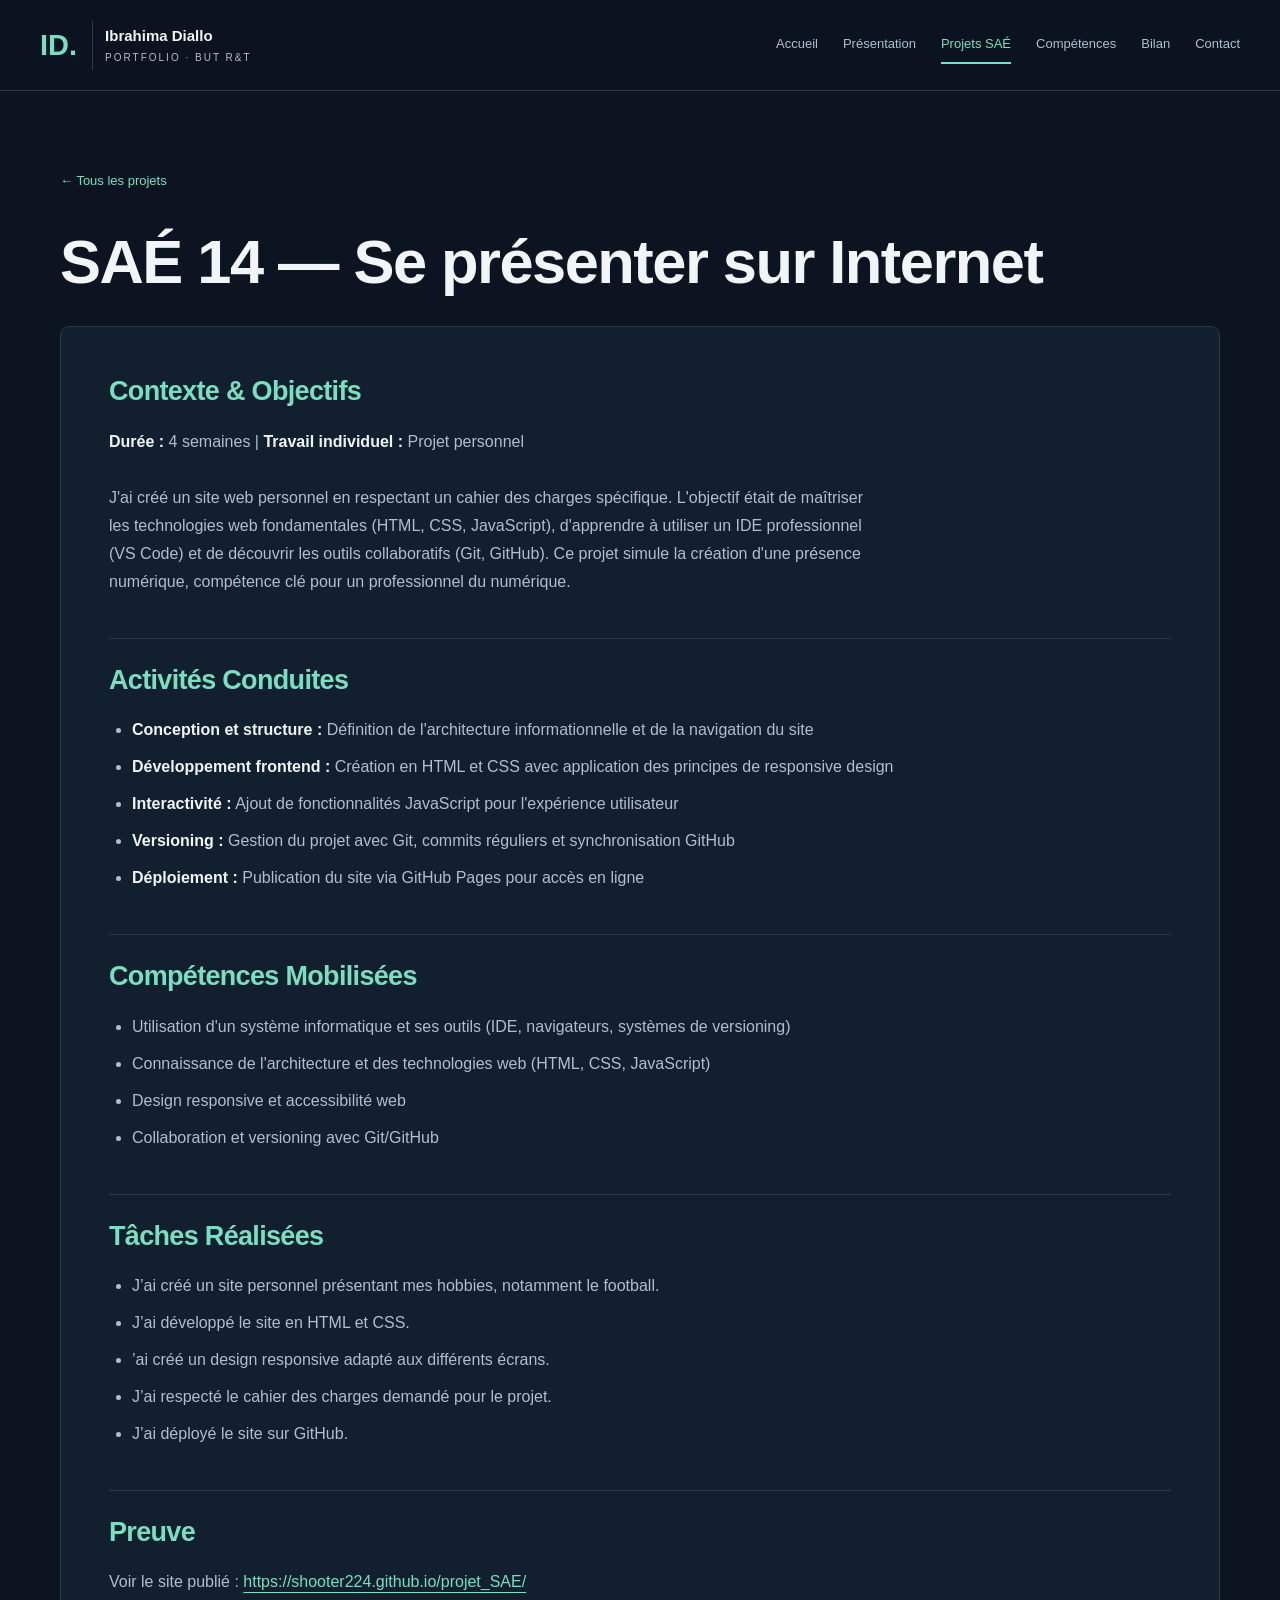
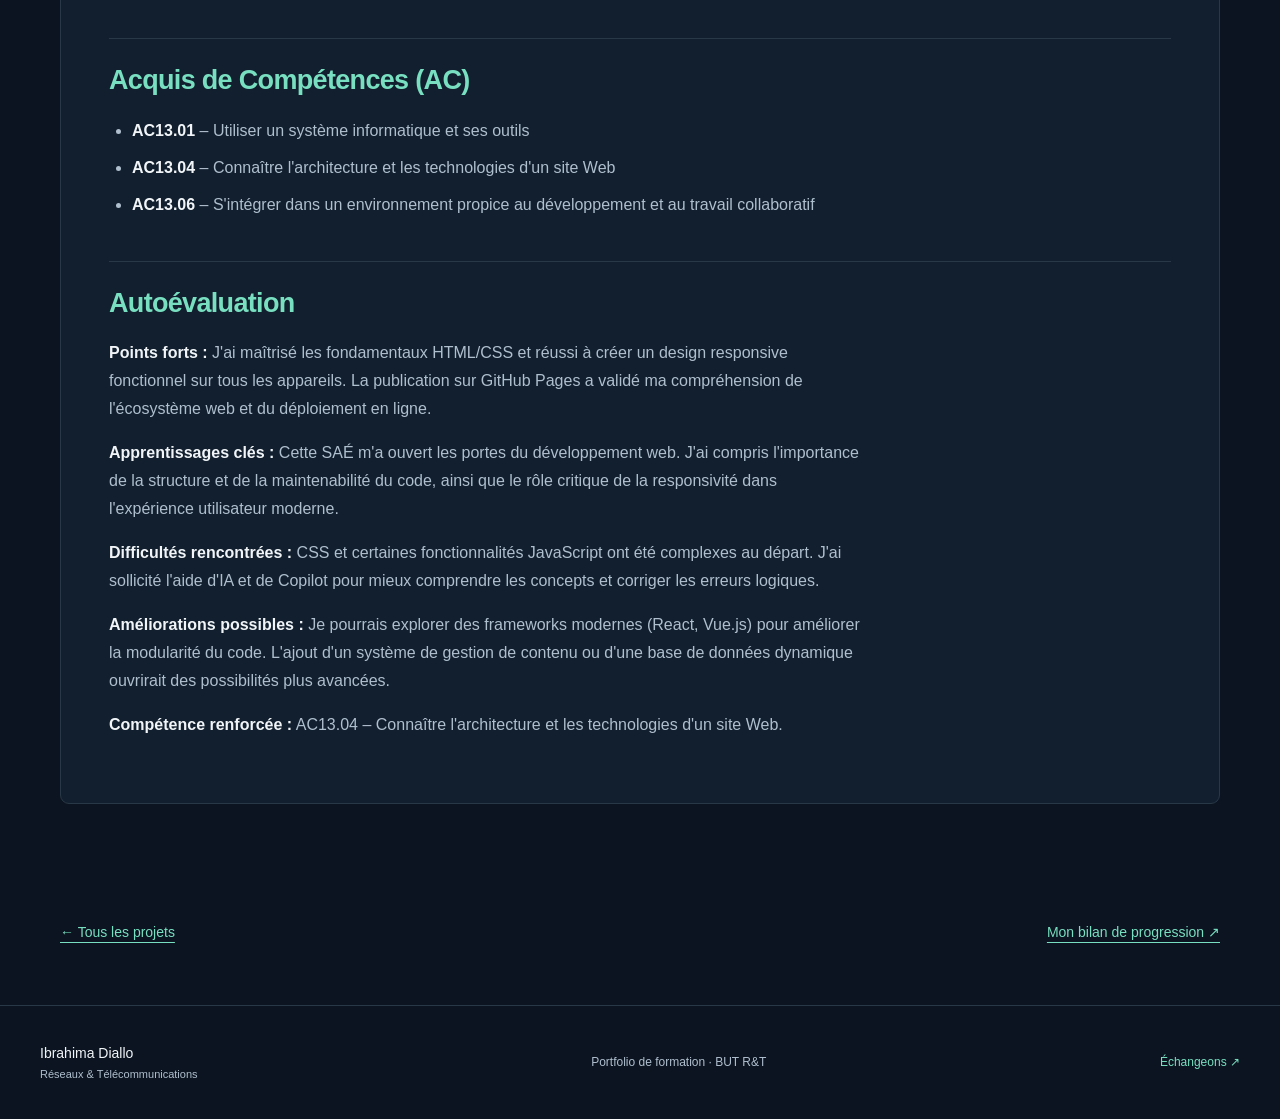
<file: sae14.html>
<!DOCTYPE html>
<html lang="fr">
<head>
<meta charset="UTF-8">
<meta name="viewport" content="width=device-width, initial-scale=1.0">
<title>SAÉ 14</title>
<link rel="stylesheet" href="style.css">
<meta name="description" content="Portfolio d’Ibrahima Diallo : projets de BUT Réseaux et Télécommunications, compétences, réalisations et bilan de progression.">
</head>
<body>
<a class="skip-link" href="#contenu">Aller au contenu</a>
<header><nav class="navbar" aria-label="Navigation principale"><a class="logo" href="index.html"><span class="monogram">ID.</span><span>Ibrahima Diallo<small>Portfolio · BUT R&T</small></span></a><button class="menu-toggle" type="button" aria-expanded="false" aria-controls="navigation">Menu <span aria-hidden="true">☰</span></button><ul id="navigation"><li><a href="index.html">Accueil</a></li><li><a href="presentation.html">Présentation</a></li><li><a href="sae.html" aria-current="page">Projets SAÉ</a></li><li><a href="competences.html">Compétences</a></li><li><a href="bilan.html">Bilan</a></li><li><a href="contact.html">Contact</a></li></ul></nav></header>
<main id="contenu">
<section class="page"><a class="back-link" href="sae.html">← Tous les projets</a>
<h1>SAÉ 14 — Se présenter sur Internet</h1>
<div class="glass-card">
<h2>Contexte & Objectifs</h2>
<p>
<strong>Durée :</strong> 4 semaines | <strong>Travail individuel :</strong> Projet personnel<br><br>
J'ai créé un site web personnel en respectant un cahier des charges spécifique. L'objectif était de maîtriser les technologies web fondamentales (HTML, CSS, JavaScript), d'apprendre à utiliser un IDE professionnel (VS Code) et de découvrir les outils collaboratifs (Git, GitHub). Ce projet simule la création d'une présence numérique, compétence clé pour un professionnel du numérique.
</p>
<h2>Activités Conduites</h2>
<ul>
<li><strong>Conception et structure :</strong> Définition de l'architecture informationnelle et de la navigation du site</li>
<li><strong>Développement frontend :</strong> Création en HTML et CSS avec application des principes de responsive design</li>
<li><strong>Interactivité :</strong> Ajout de fonctionnalités JavaScript pour l'expérience utilisateur</li>
<li><strong>Versioning :</strong> Gestion du projet avec Git, commits réguliers et synchronisation GitHub</li>
<li><strong>Déploiement :</strong> Publication du site via GitHub Pages pour accès en ligne</li>
</ul>
<h2>Compétences Mobilisées</h2>
<ul>
<li>Utilisation d'un système informatique et ses outils (IDE, navigateurs, systèmes de versioning)</li>
<li>Connaissance de l'architecture et des technologies web (HTML, CSS, JavaScript)</li>
<li>Design responsive et accessibilité web</li>
<li>Collaboration et versioning avec Git/GitHub</li>
</ul>
<h2>Tâches Réalisées</h2>
<ul>
<li>J’ai créé un site personnel présentant mes hobbies, notamment le football.</li>
<li>J’ai développé le site en HTML et CSS.</li>
<li>’ai créé un design responsive adapté aux différents écrans.</li>
<li>J’ai respecté le cahier des charges demandé pour le projet.</li>
<li>J’ai déployé le site sur GitHub.</li>
</ul>
<h2>Preuve</h2>
<p>Voir le site publié : <a href="https://shooter224.github.io/projet_SAE/" target="_blank" rel="noopener noreferrer">https://shooter224.github.io/projet_SAE/</a></p>
<h2>Acquis de Compétences (AC)</h2>
<ul>
<li><strong>AC13.01</strong> – Utiliser un système informatique et ses outils</li>
<li><strong>AC13.04</strong> – Connaître l'architecture et les technologies d'un site Web</li>
<li><strong>AC13.06</strong> – S'intégrer dans un environnement propice au développement et au travail collaboratif</li>
</ul>
<h2>Autoévaluation</h2>
<p>
<strong>Points forts :</strong> J'ai maîtrisé les fondamentaux HTML/CSS et réussi à créer un design responsive fonctionnel sur tous les appareils. La publication sur GitHub Pages a validé ma compréhension de l'écosystème web et du déploiement en ligne.
</p>
<p>
<strong>Apprentissages clés :</strong> Cette SAÉ m'a ouvert les portes du développement web. J'ai compris l'importance de la structure et de la maintenabilité du code, ainsi que le rôle critique de la responsivité dans l'expérience utilisateur moderne.
</p>
<p>
<strong>Difficultés rencontrées :</strong> CSS et certaines fonctionnalités JavaScript ont été complexes au départ. J'ai sollicité l'aide d'IA et de Copilot pour mieux comprendre les concepts et corriger les erreurs logiques.
</p>
<p>
<strong>Améliorations possibles :</strong> Je pourrais explorer des frameworks modernes (React, Vue.js) pour améliorer la modularité du code. L'ajout d'un système de gestion de contenu ou d'une base de données dynamique ouvrirait des possibilités plus avancées.
</p>
<p>
<strong>Compétence renforcée :</strong> AC13.04 – Connaître l'architecture et les technologies d'un site Web.
</p>
</div>
</section>
<script src="script.js"></script>
<div class="project-bottom"><a href="sae.html">← Tous les projets</a><a href="bilan.html">Mon bilan de progression ↗</a></div></main>
<footer><a href="index.html" class="footer-name">Ibrahima Diallo<span>Réseaux & Télécommunications</span></a><p>Portfolio de formation · BUT R&T</p><a href="contact.html">Échangeons ↗</a></footer>
</body>
</html>
</file>
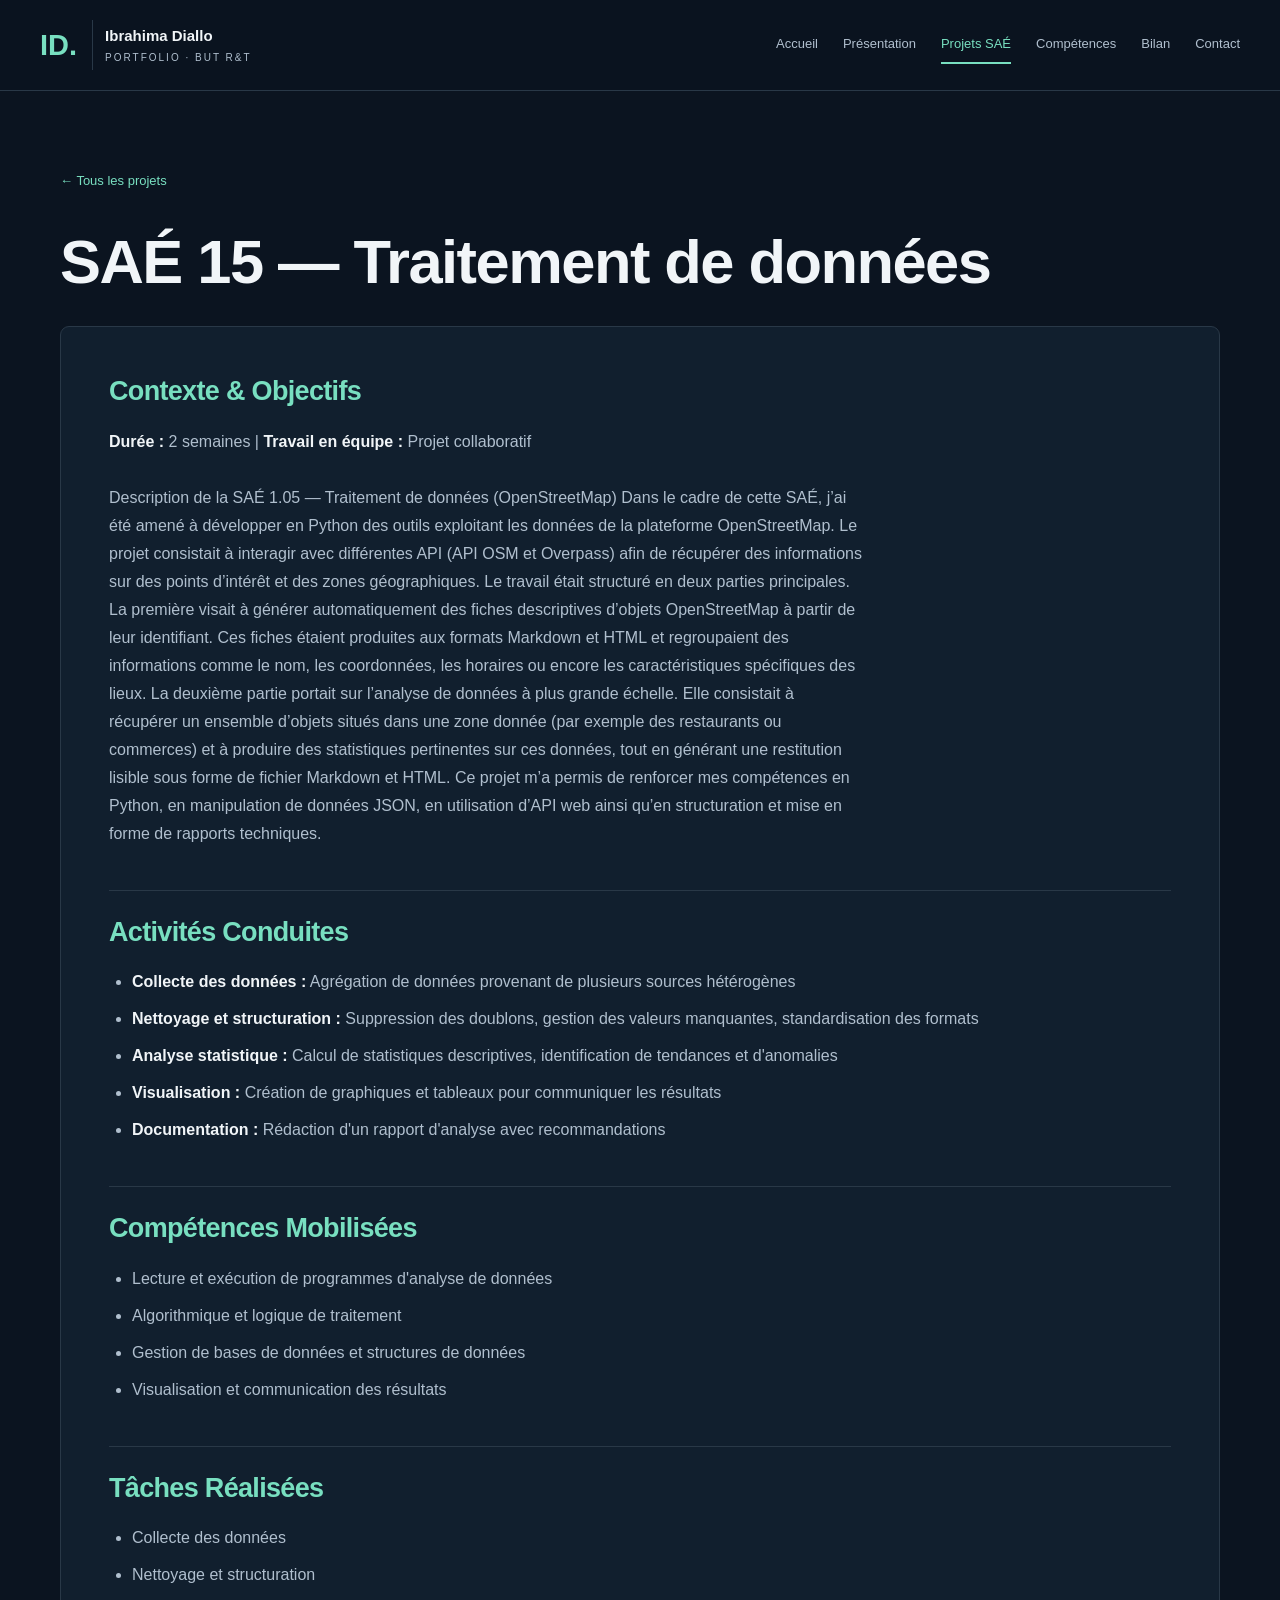
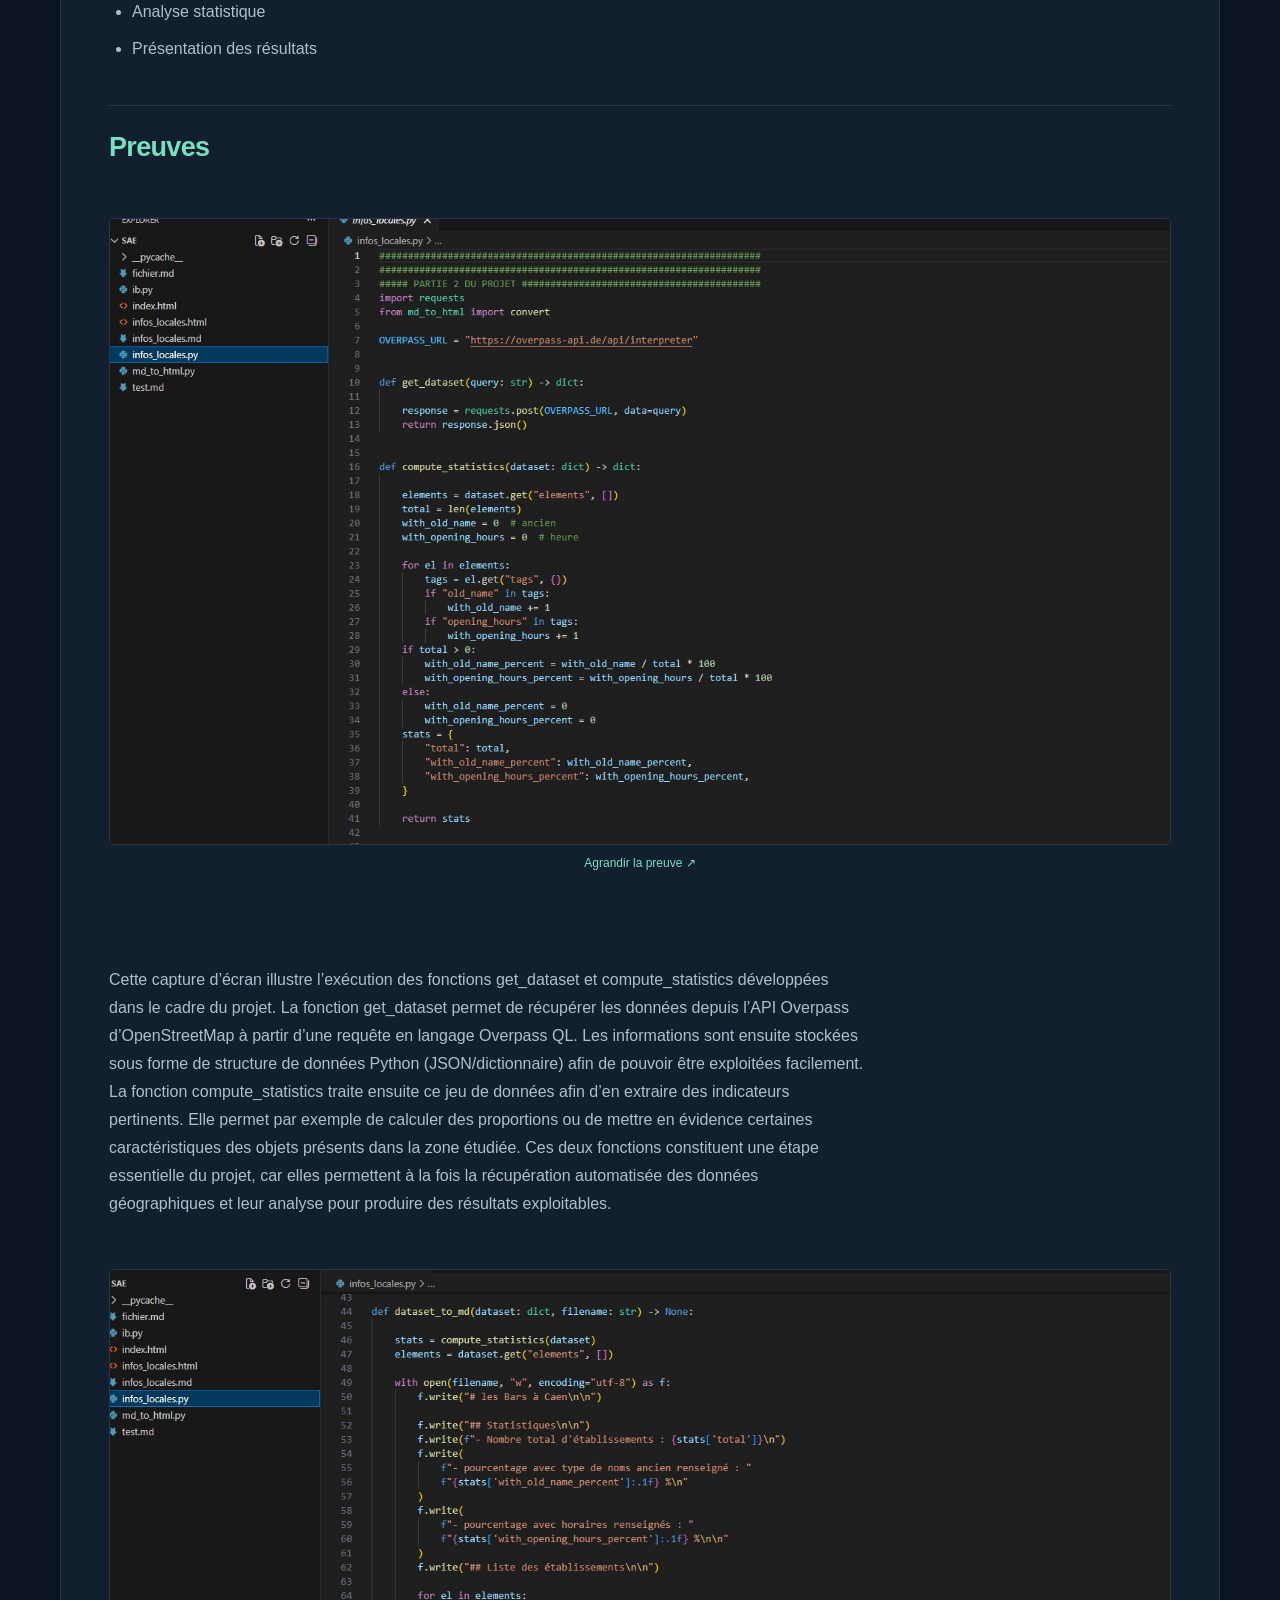
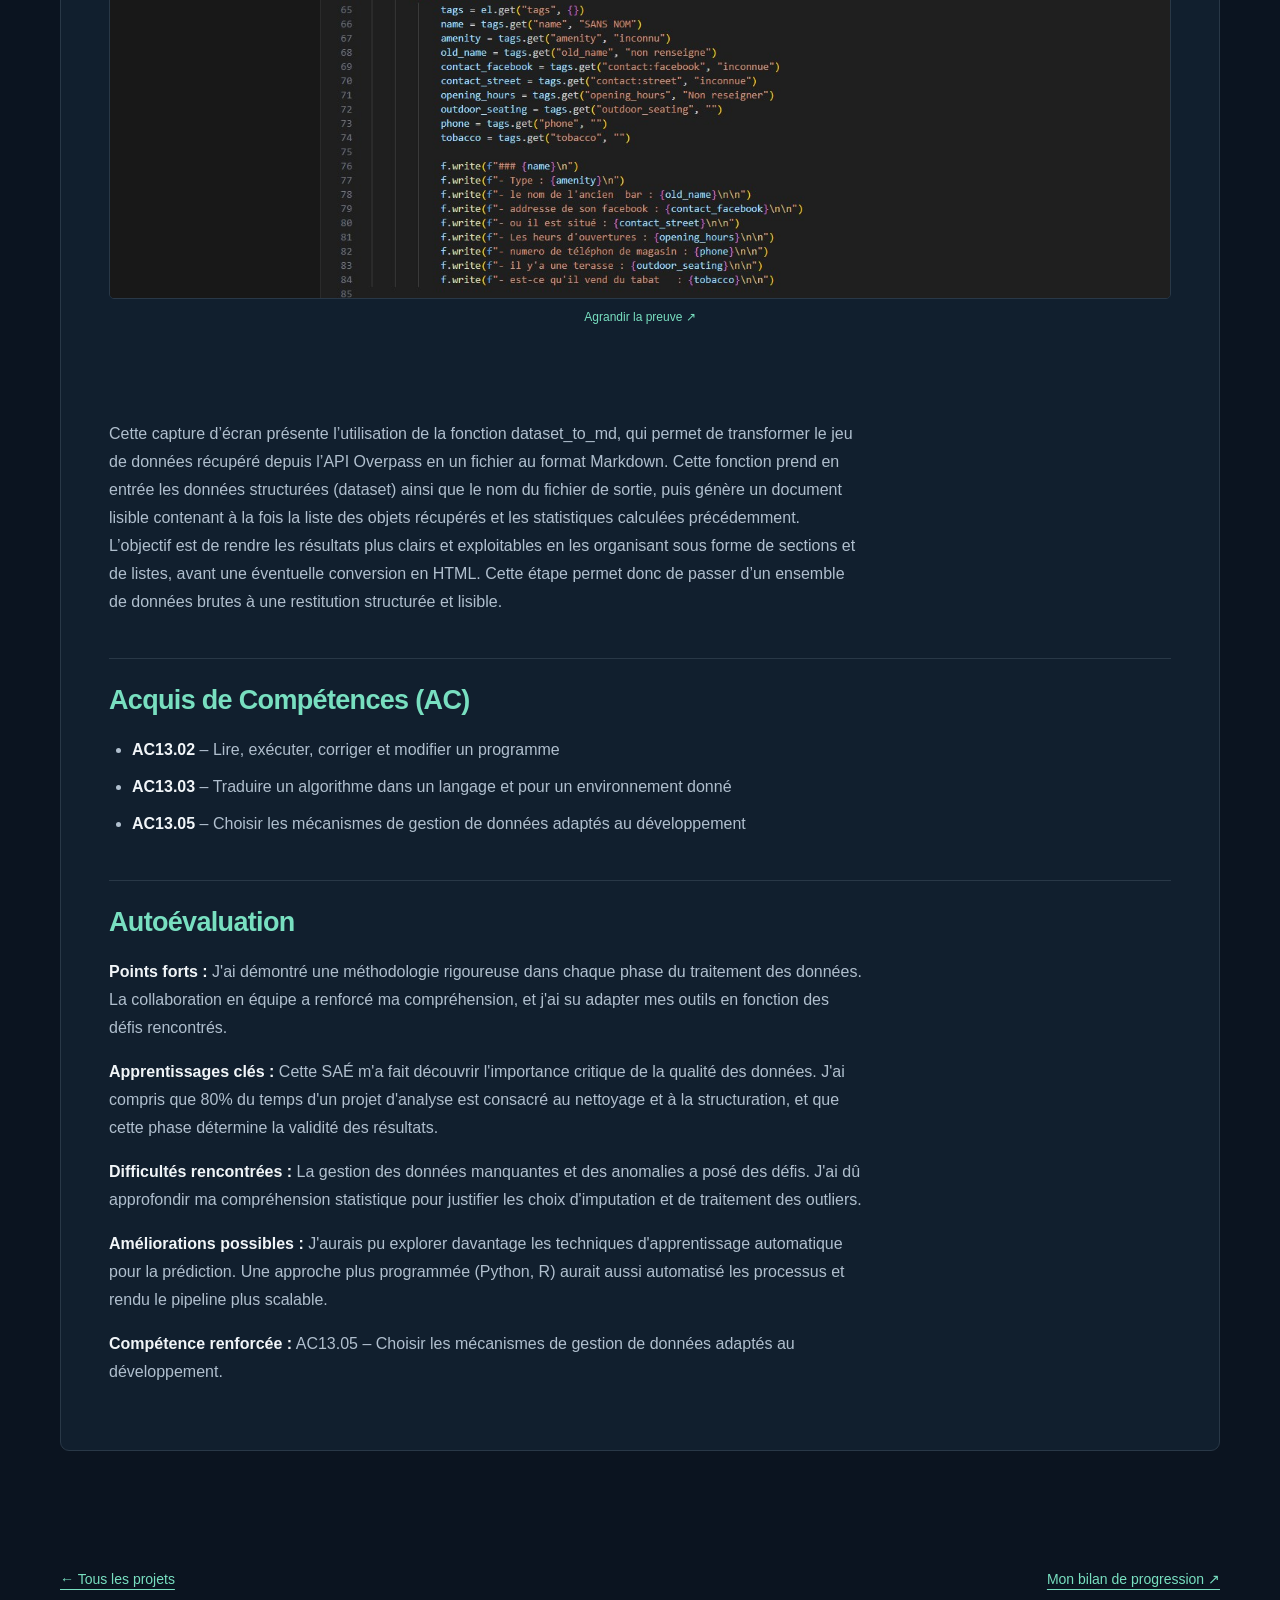
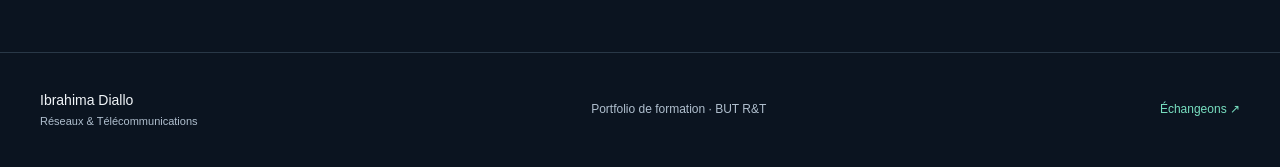
<file: sae15.html>
<!DOCTYPE html>
<html lang="fr">

<head>
    <meta charset="UTF-8">
    <meta name="viewport" content="width=device-width, initial-scale=1.0">
    <title>SAÉ 15</title>
    <link rel="stylesheet" href="style.css">
<meta name="description" content="Portfolio d’Ibrahima Diallo : projets de BUT Réseaux et Télécommunications, compétences, réalisations et bilan de progression.">
</head>

<body>
<a class="skip-link" href="#contenu">Aller au contenu</a>
    <header><nav class="navbar" aria-label="Navigation principale"><a class="logo" href="index.html"><span class="monogram">ID.</span><span>Ibrahima Diallo<small>Portfolio · BUT R&T</small></span></a><button class="menu-toggle" type="button" aria-expanded="false" aria-controls="navigation">Menu <span aria-hidden="true">☰</span></button><ul id="navigation"><li><a href="index.html">Accueil</a></li><li><a href="presentation.html">Présentation</a></li><li><a href="sae.html" aria-current="page">Projets SAÉ</a></li><li><a href="competences.html">Compétences</a></li><li><a href="bilan.html">Bilan</a></li><li><a href="contact.html">Contact</a></li></ul></nav></header>
<main id="contenu">
    <section class="page"><a class="back-link" href="sae.html">← Tous les projets</a>
        <h1>SAÉ 15 — Traitement de données</h1>
        <div class="glass-card">
            <h2>Contexte & Objectifs</h2>
            <p>
                <strong>Durée :</strong> 2 semaines | <strong>Travail en équipe :</strong> Projet collaboratif<br><br>
                Description de la SAÉ 1.05 — Traitement de données (OpenStreetMap)

Dans le cadre de cette SAÉ, j’ai été amené à développer en Python des outils exploitant les données de la plateforme OpenStreetMap. Le projet consistait à interagir avec différentes API (API OSM et Overpass) afin de récupérer des informations sur des points d’intérêt et des zones géographiques.

Le travail était structuré en deux parties principales. La première visait à générer automatiquement des fiches descriptives d’objets OpenStreetMap à partir de leur identifiant. Ces fiches étaient produites aux formats Markdown et HTML et regroupaient des informations comme le nom, les coordonnées, les horaires ou encore les caractéristiques spécifiques des lieux.

La deuxième partie portait sur l’analyse de données à plus grande échelle. Elle consistait à récupérer un ensemble d’objets situés dans une zone donnée (par exemple des restaurants ou commerces) et à produire des statistiques pertinentes sur ces données, tout en générant une restitution lisible sous forme de fichier Markdown et HTML.

Ce projet m’a permis de renforcer mes compétences en Python, en manipulation de données JSON, en utilisation d’API web ainsi qu’en structuration et mise en forme de rapports techniques.

            </p>
            <h2>Activités Conduites</h2>
            <ul>
                <li><strong>Collecte des données :</strong> Agrégation de données provenant de plusieurs sources hétérogènes</li>
                <li><strong>Nettoyage et structuration :</strong> Suppression des doublons, gestion des valeurs manquantes, standardisation des formats</li>
                <li><strong>Analyse statistique :</strong> Calcul de statistiques descriptives, identification de tendances et d'anomalies</li>
                <li><strong>Visualisation :</strong> Création de graphiques et tableaux pour communiquer les résultats</li>
                <li><strong>Documentation :</strong> Rédaction d'un rapport d'analyse avec recommandations</li>
            </ul>
            <h2>Compétences Mobilisées</h2>
            <ul>
                <li>Lecture et exécution de programmes d'analyse de données</li>
                <li>Algorithmique et logique de traitement</li>
                <li>Gestion de bases de données et structures de données</li>
                <li>Visualisation et communication des résultats</li>
            </ul>
            <h2>Tâches Réalisées</h2>
            <ul>
                <li>Collecte des données</li>
                <li>Nettoyage et structuration</li>
                <li>Analyse statistique</li>
                <li>Présentation des résultats</li>
            </ul>
            <h2>Preuves</h2>
            <img src="sae15.jpg" class="proof" alt="Preuve SAE 15 - 1" loading="lazy" decoding="async">
            <br><br>
            <p>Cette capture d’écran illustre l’exécution des fonctions get_dataset et compute_statistics développées dans le cadre du projet.

La fonction get_dataset permet de récupérer les données depuis l’API Overpass d’OpenStreetMap à partir d’une requête en langage Overpass QL. Les informations sont ensuite stockées sous forme de structure de données Python (JSON/dictionnaire) afin de pouvoir être exploitées facilement.

La fonction compute_statistics traite ensuite ce jeu de données afin d’en extraire des indicateurs pertinents. Elle permet par exemple de calculer des proportions ou de mettre en évidence certaines caractéristiques des objets présents dans la zone étudiée.

Ces deux fonctions constituent une étape essentielle du projet, car elles permettent à la fois la récupération automatisée des données géographiques et leur analyse pour produire des résultats exploitables.</p>
            <img src="sae15_1.jpg" class="proof" alt="Preuve SAE 15 - 2" loading="lazy" decoding="async">
            <br><br>
            <p>Cette capture d’écran présente l’utilisation de la fonction dataset_to_md, qui permet de transformer le jeu de données récupéré depuis l’API Overpass en un fichier au format Markdown.

Cette fonction prend en entrée les données structurées (dataset) ainsi que le nom du fichier de sortie, puis génère un document lisible contenant à la fois la liste des objets récupérés et les statistiques calculées précédemment.

L’objectif est de rendre les résultats plus clairs et exploitables en les organisant sous forme de sections et de listes, avant une éventuelle conversion en HTML. Cette étape permet donc de passer d’un ensemble de données brutes à une restitution structurée et lisible.</p>            <h2>Acquis de Compétences (AC)</h2>
            <ul>
            <li><strong>AC13.02</strong> – Lire, exécuter, corriger et modifier un programme</li>
            <li><strong>AC13.03</strong> – Traduire un algorithme dans un langage et pour un environnement donné</li>
            <li><strong>AC13.05</strong> – Choisir les mécanismes de gestion de données adaptés au développement</li>
            </ul>            <h2>Autoévaluation</h2>
            <p>
                <strong>Points forts :</strong> J'ai démontré une méthodologie rigoureuse dans chaque phase du traitement des données. La collaboration en équipe a renforcé ma compréhension, et j'ai su adapter mes outils en fonction des défis rencontrés.
            </p>
            <p>
                <strong>Apprentissages clés :</strong> Cette SAÉ m'a fait découvrir l'importance critique de la qualité des données. J'ai compris que 80% du temps d'un projet d'analyse est consacré au nettoyage et à la structuration, et que cette phase détermine la validité des résultats.
            </p>
            <p>
                <strong>Difficultés rencontrées :</strong> La gestion des données manquantes et des anomalies a posé des défis. J'ai dû approfondir ma compréhension statistique pour justifier les choix d'imputation et de traitement des outliers.
            </p>
            <p>
                <strong>Améliorations possibles :</strong> J'aurais pu explorer davantage les techniques d'apprentissage automatique pour la prédiction. Une approche plus programmée (Python, R) aurait aussi automatisé les processus et rendu le pipeline plus scalable.
            </p>
            <p>
                <strong>Compétence renforcée :</strong> AC13.05 – Choisir les mécanismes de gestion de données adaptés au développement.
            </p>
        </div>
    </section>
    <script src="script.js"></script>
<div class="project-bottom"><a href="sae.html">← Tous les projets</a><a href="bilan.html">Mon bilan de progression ↗</a></div></main>
<footer><a href="index.html" class="footer-name">Ibrahima Diallo<span>Réseaux & Télécommunications</span></a><p>Portfolio de formation · BUT R&T</p><a href="contact.html">Échangeons ↗</a></footer>
</body>

</html>
</file>
<file: style.css>
:root {
  --bg:#0b1420;
  --panel:#111f2e;
  --text:#f1f5f8;
  --muted:#b0bfce;
  --accent:#78dfc0;
  --line:#293847;
  --max:1160px;
  color-scheme:dark
}

* {
  box-sizing:border-box;
  margin:0;
  padding:0
}

html {
  scroll-behavior:smooth;
  scroll-padding-top:110px
}

body {
  font-family:Segoe UI,Arial,sans-serif;
  background:var(--bg);
  color:var(--text);
  line-height:1.75
}

a {
  color:var(--accent);
  text-underline-offset:5px
}

button,a {
  -webkit-tap-highlight-color:transparent
}

button {
  font:inherit;
  cursor:pointer
}

a:focus-visible,button:focus-visible {
  outline:3px solid var(--accent);
  outline-offset:5px
}

::selection {
  background:var(--accent);
  color:var(--bg)
}

img {
  max-width:100%;
  height:auto
}

header {
  position:sticky;
  top:0;
  z-index:20;
  background:#0b1420f5;
  border-bottom:1px solid var(--line);
  backdrop-filter:blur(16px)
}

.navbar {
  max-width:1320px;
  margin:auto;
  min-height:90px;
  padding:16px 40px;
  display:flex;
  justify-content:space-between;
  align-items:center;
  gap:24px
}

.logo {
  display:flex;
  align-items:center;
  gap:12px;
  text-decoration:none;
  color:var(--text);
  font-weight:650;
  font-size:15px;
  white-space:nowrap
}

.monogram {
  font-size:29px;
  color:var(--accent);
  border-right:1px solid var(--line);
  padding-right:15px
}

.logo small {
  display:block;
  color:var(--muted);
  font-size:10px;
  font-weight:400;
  letter-spacing:2px;
  text-transform:uppercase
}

.navbar ul {
  display:flex;
  list-style:none;
  gap:25px
}

.navbar ul a {
  font-size:13px;
  text-decoration:none;
  color:var(--muted);
  display:block;
  padding:7px 0;
  border-bottom:2px solid transparent
}

.navbar ul a:hover,.navbar a[aria-current] {
  color:var(--accent);
  border-color:var(--accent)
}

.menu-toggle {
  display:none
}

.skip-link {
  position:fixed;
  top:-100px;
  left:16px;
  z-index:100;
  background:var(--accent);
  color:var(--bg);
  padding:12px
}

.skip-link:focus {
  top:12px
}

main {
  min-height:70vh
}

.page,.section,.focus-section {
  width:min(var(--max),calc(100% - 80px));
  margin:0 auto;
  padding:75px 0 90px
}

.eyebrow {
  font-family:Consolas,monospace;
  color:var(--accent);
  font-size:11px;
  letter-spacing:2px;
  margin-bottom:18px
}

h1,h2,h3,h4 {
  line-height:1.2;
  letter-spacing:-.025em
}

h1 {
  font-size:clamp(34px,4.8vw,64px);
  font-weight:650;
  margin-bottom:28px;
  max-width:1000px
}

h1 span {
  color:var(--muted)
}

h2 {
  font-size:clamp(25px,3vw,36px);
  font-weight:600
}

h3 {
  font-size:21px
}

p {
  color:var(--muted)
}

.page-intro,.section-header>p:last-child {
  max-width:740px;
  margin:20px 0 38px;
  font-size:17px
}

.hero {
  position:relative;
  overflow:hidden;
  background:linear-gradient(90deg,#0b1420f5 5%,#0b1420df 65%,#0b1420c9),url('cyber-security-network-data-protection-600nw-2656907229.webp') center/cover;
  min-height:660px;
  border-bottom:1px solid var(--line)
}

.hero-content {
  position:relative;
  max-width:var(--max);
  margin:auto;
  padding:100px 270px 95px 0;
  width:calc(100% - 80px)
}

.hero .profile {
  position:absolute;
  right:0;
  top:125px;
  width:215px;
  height:265px;
  object-fit:cover;
  object-position:center;
  border-radius:12px;
  border:1px solid #567367;
  box-shadow:18px 18px 0 #78dfc012
}

.hero h1 {
  font-size:clamp(40px,5vw,66px);
  margin-bottom:20px
}

.hero h1 span {
  display:block;
  font-size:.62em;
  line-height:1.3;
  margin-top:15px;
  color:var(--accent)
}

.hero h2 {
  font-size:17px;
  font-weight:500;
  letter-spacing:0;
  margin-bottom:16px
}

.hero p:not(.eyebrow) {
  max-width:650px;
  font-size:15px
}

.hero-buttons {
  display:flex;
  align-items:center;
  flex-wrap:wrap;
  gap:13px;
  margin-top:30px
}

.btn {
  display:inline-flex;
  justify-content:center;
  align-items:center;
  min-height:48px;
  padding:12px 22px;
  background:var(--accent);
  border:1px solid var(--accent);
  border-radius:5px;
  color:#0b2220;
  text-decoration:none;
  font-size:13px;
  font-weight:700;
  transition:background .2s,transform .2s
}

.btn:hover {
  background:#a1efd7;
  transform:translateY(-2px)
}

.secondary {
  background:transparent;
  color:var(--text);
  border-color:#536779
}

.secondary:hover {
  background:#203442
}

.cv-link {
  font-size:13px
}

.section-header {
  margin-bottom:30px
}

.cards-section,.grid,.contact-grid,.bilan-grid {
  display:grid;
  grid-template-columns:repeat(3,minmax(0,1fr));
  gap:22px
}

.cards-section {
  margin-top:40px
}

.card,.contact-card {
  padding:28px;
  background:var(--panel);
  border:1px solid var(--line);
  border-radius:9px;
  min-width:0
}

.card {
  display:flex;
  flex-direction:column;
  transition:border-color .2s
}

.card:hover {
  border-color:#647e85
}

.card-icon {
  font-size:28px;
  margin-bottom:24px
}

.card h3 {
  margin-bottom:15px
}

.card p {
  font-size:14px
}

.card ul {
  padding-left:18px;
  color:var(--muted);
  font-size:13px;
  margin:18px 0 24px
}

.card-actions {
  margin-top:auto
}

.grid .card img {
  width:100%;
  height:170px;
  object-fit:contain;
  background:#f1f4f7;
  border-radius:5px;
  margin-bottom:25px
}

.grid .card h3 {
  font-size:21px;
  line-height:1.4
}

.glass-card {
  background:var(--panel);
  border:1px solid var(--line);
  border-radius:9px;
  padding:clamp(24px,4vw,48px);
  margin:26px 0
}

.glass-card h2 {
  font-size:27px;
  color:var(--accent);
  margin:42px 0 20px;
  padding-top:25px;
  border-top:1px solid var(--line)
}

.glass-card h2:first-child {
  margin-top:0;
  border:0;
  padding-top:0
}

.glass-card h3 {
  font-size:19px;
  margin:27px 0 12px
}

.glass-card h4 {
  font-size:17px;
  margin:32px 0 13px;
  color:var(--text)
}

.glass-card p {
  margin:16px 0;
  max-width:85ch
}

.glass-card ul {
  padding-left:23px;
  color:var(--muted);
  margin:18px 0
}

.glass-card li {
  margin:9px 0
}

.glass-card strong {
  color:var(--text);
  font-weight:600
}

.proof {
  display:block;
  width:auto;
  max-width:100%;
  max-height:720px;
  object-fit:contain;
  margin:35px auto 20px;
  border-radius:5px;
  border:1px solid var(--line);
  cursor:zoom-in
}

.proof-button {
  display:block;
  border:0;
  background:transparent;
  width:100%;
  color:inherit
}

.proof-button .proof {
  margin-bottom:8px
}

.proof-hint {
  display:block;
  color:var(--accent);
  font-size:12px;
  text-align:center;
  margin-bottom:20px
}

.bilan-grid {
  grid-template-columns:repeat(3,minmax(0,1fr))
}

.bilan-grid .glass-card {
  padding:28px;
  margin:10px 0
}

.bilan-grid h2 {
  font-size:24px;
  margin-top:0;
  border:0;
  padding-top:0;
  min-height:90px
}

.bilan-grid h3 {
  font-size:16px
}

.bilan-grid p {
  font-size:14px
}

.text-link {
  font-size:13px
}

.next-step {
  width:min(var(--max),calc(100% - 80px));
  margin:0 auto 80px;
  border-top:1px solid var(--line);
  border-bottom:1px solid var(--line);
  padding:44px 0;
  display:flex;
  align-items:center;
  justify-content:space-between;
  gap:40px
}

.page .next-step {
  width:100%;
  margin:65px 0 0
}

.next-step p {
  max-width:720px;
  margin-top:14px
}

.next-step .btn {
  flex-shrink:0
}

.contact-grid {
  margin-top:50px
}

.contact-card h3 {
  color:var(--accent);
  margin-bottom:20px
}

.contact-card p {
  font-size:15px;
  overflow-wrap:anywhere
}

.back-link {
  display:inline-block;
  margin-bottom:32px;
  text-decoration:none;
  font-size:13px
}

.project-filters {
  display:flex;
  gap:10px;
  flex-wrap:wrap;
  margin:30px 0 12px
}

.filter {
  background:transparent;
  color:var(--muted);
  border:1px solid var(--line);
  border-radius:30px;
  padding:8px 16px;
  font-size:13px
}

.filter:hover,.filter.active {
  background:var(--accent);
  color:var(--bg);
  border-color:var(--accent)
}

.filter-status {
  font-size:12px;
  margin:0 0 22px
}

.project-filters,.filter-status {
  display:none
}

.filters-ready .project-filters {
  display:flex
}

.filters-ready .filter-status {
  display:block
}

[hidden] {
  display:none!important
}

.project-bottom {
  max-width:var(--max);
  width:calc(100% - 80px);
  margin:0 auto 60px;
  display:flex;
  justify-content:space-between;
  gap:20px;
  font-size:14px
}

footer {
  max-width:1320px;
  margin:auto;
  padding:35px 40px;
  border-top:1px solid var(--line);
  display:flex;
  align-items:center;
  justify-content:space-between;
  gap:24px;
  font-size:12px
}

footer a {
  text-decoration:none
}

.footer-name {
  color:var(--text);
  font-size:14px
}

.footer-name span {
  display:block;
  color:var(--muted);
  font-size:11px
}

code {
  background:#09131e;
  padding:2px 6px;
  border-radius:4px;
  color:#9ce3d0;
  overflow-wrap:anywhere
}

dialog {
  margin:auto;
  background:var(--bg);
  color:var(--text);
  border:1px solid var(--line);
  border-radius:10px;
  width:min(1150px,95vw);
  max-height:94vh;
  padding:20px
}

dialog::backdrop {
  background:#000d
}

dialog img {
  display:block;
  max-height:77vh;
  max-width:100%;
  margin:12px auto;
  object-fit:contain
}

.dialog-close {
  display:block;
  margin-left:auto;
  border:1px solid var(--line);
  background:var(--panel);
  color:var(--text);
  padding:8px 16px;
  border-radius:4px
}

.dialog-caption {
  font-size:13px;
  text-align:center
}

body.modal-open {
  overflow:hidden
}

@media(min-width:1000px) {
  .grid .card:first-child {
  grid-column:span 2
}

.grid .card:first-child img {
  height:225px
}


}

@media(max-width:1000px) {
  .navbar {
  padding:16px 24px
}

.navbar ul {
  gap:15px
}

.logo {
  font-size:13px
}

.navbar ul a {
  font-size:12px
}

.cards-section,.bilan-grid {
  grid-template-columns:1fr
}

.bilan-grid h2 {
  min-height:0
}

.contact-grid,.grid {
  grid-template-columns:repeat(2,minmax(0,1fr))
}

.hero-content {
  padding-right:230px
}

.hero .profile {
  width:190px;
  height:240px
}

.next-step {
  align-items:flex-start;
  flex-direction:column
}


}

@media(max-width:760px) {
  .navbar {
  min-height:78px;
  flex-wrap:wrap;
  padding:14px 22px
}

.menu-toggle {
  display:block;
  background:transparent;
  border:1px solid var(--line);
  color:var(--text);
  padding:7px 12px;
  border-radius:4px;
  font-size:12px
}

.navbar ul {
  width:100%;
  flex-wrap:wrap;
  gap:5px 22px
}

.navbar ul a {
  font-size:13px
}

.js-ready .navbar ul {
  display:none
}

.js-ready .navbar ul.open {
  display:flex
}

.page,.section,.focus-section {
  width:calc(100% - 40px);
  padding:46px 0 60px
}

.hero {
  min-height:0
}

.hero-content {
  width:calc(100% - 40px);
  padding:40px 0 50px
}

.hero .profile {
  position:static;
  width:105px;
  height:125px;
  margin:0 0 25px;
  box-shadow:8px 8px 0 #78dfc012
}

.hero h1 {
  font-size:42px
}

.hero h1 span {
  font-size:29px
}

.hero h2 {
  font-size:15px
}

.hero .eyebrow {
  font-size:9px;
  letter-spacing:1px
}

.hero-buttons {
  align-items:stretch
}

.cv-link {
  padding:10px 0
}

.contact-grid,.grid {
  grid-template-columns:1fr
}

.card,.contact-card {
  padding:24px
}

.glass-card h2 {
  font-size:24px
}

.next-step {
  width:calc(100% - 40px);
  margin-bottom:45px;
  gap:24px
}

.project-bottom {
  width:calc(100% - 40px);
  flex-wrap:wrap
}

footer {
  padding:30px 22px;
  align-items:flex-start;
  flex-direction:column;
  gap:15px
}

.proof {
  max-height:none
}

.bilan-grid {
  gap:15px
}

.eyebrow {
  font-size:10px
}


}

@media(prefers-reduced-motion:reduce) {
  html {
  scroll-behavior:auto
}

*,*::before,*::after {
  transition:none!important;
  animation:none!important
}


}
</file>
